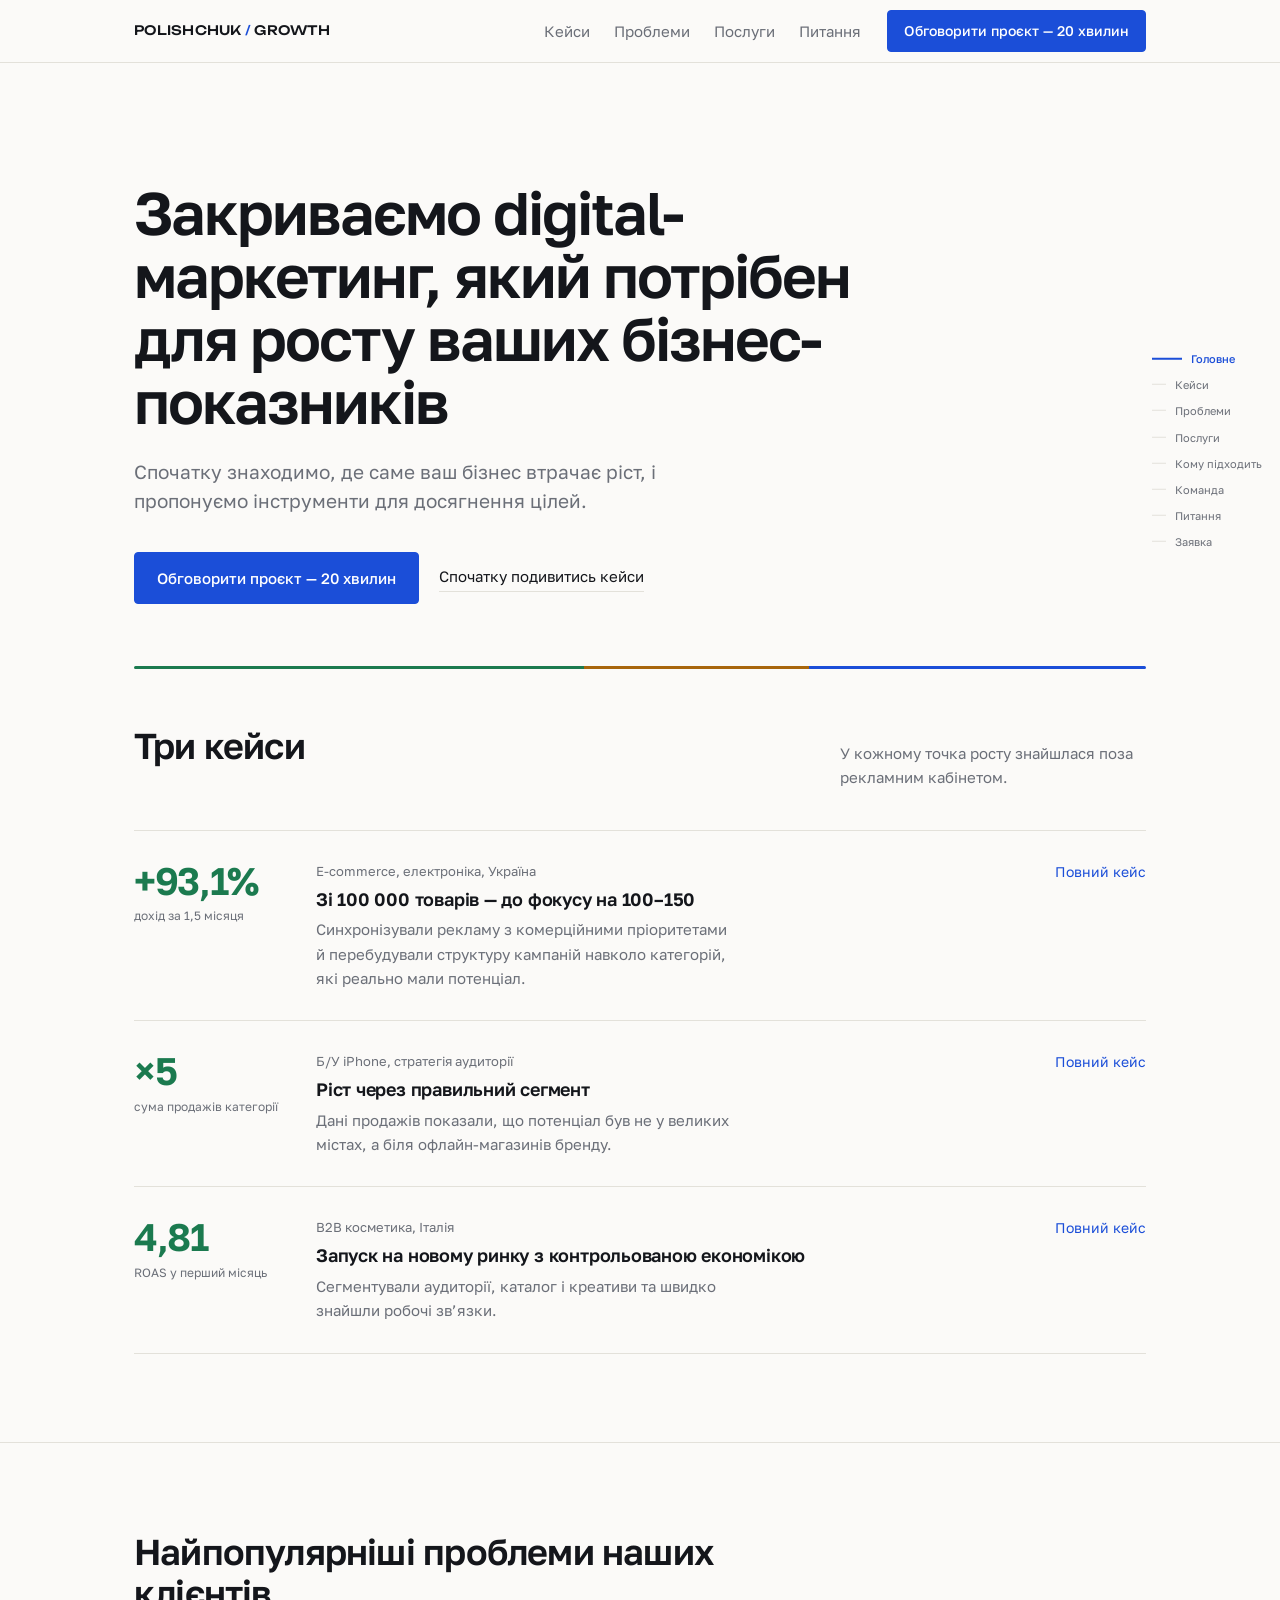
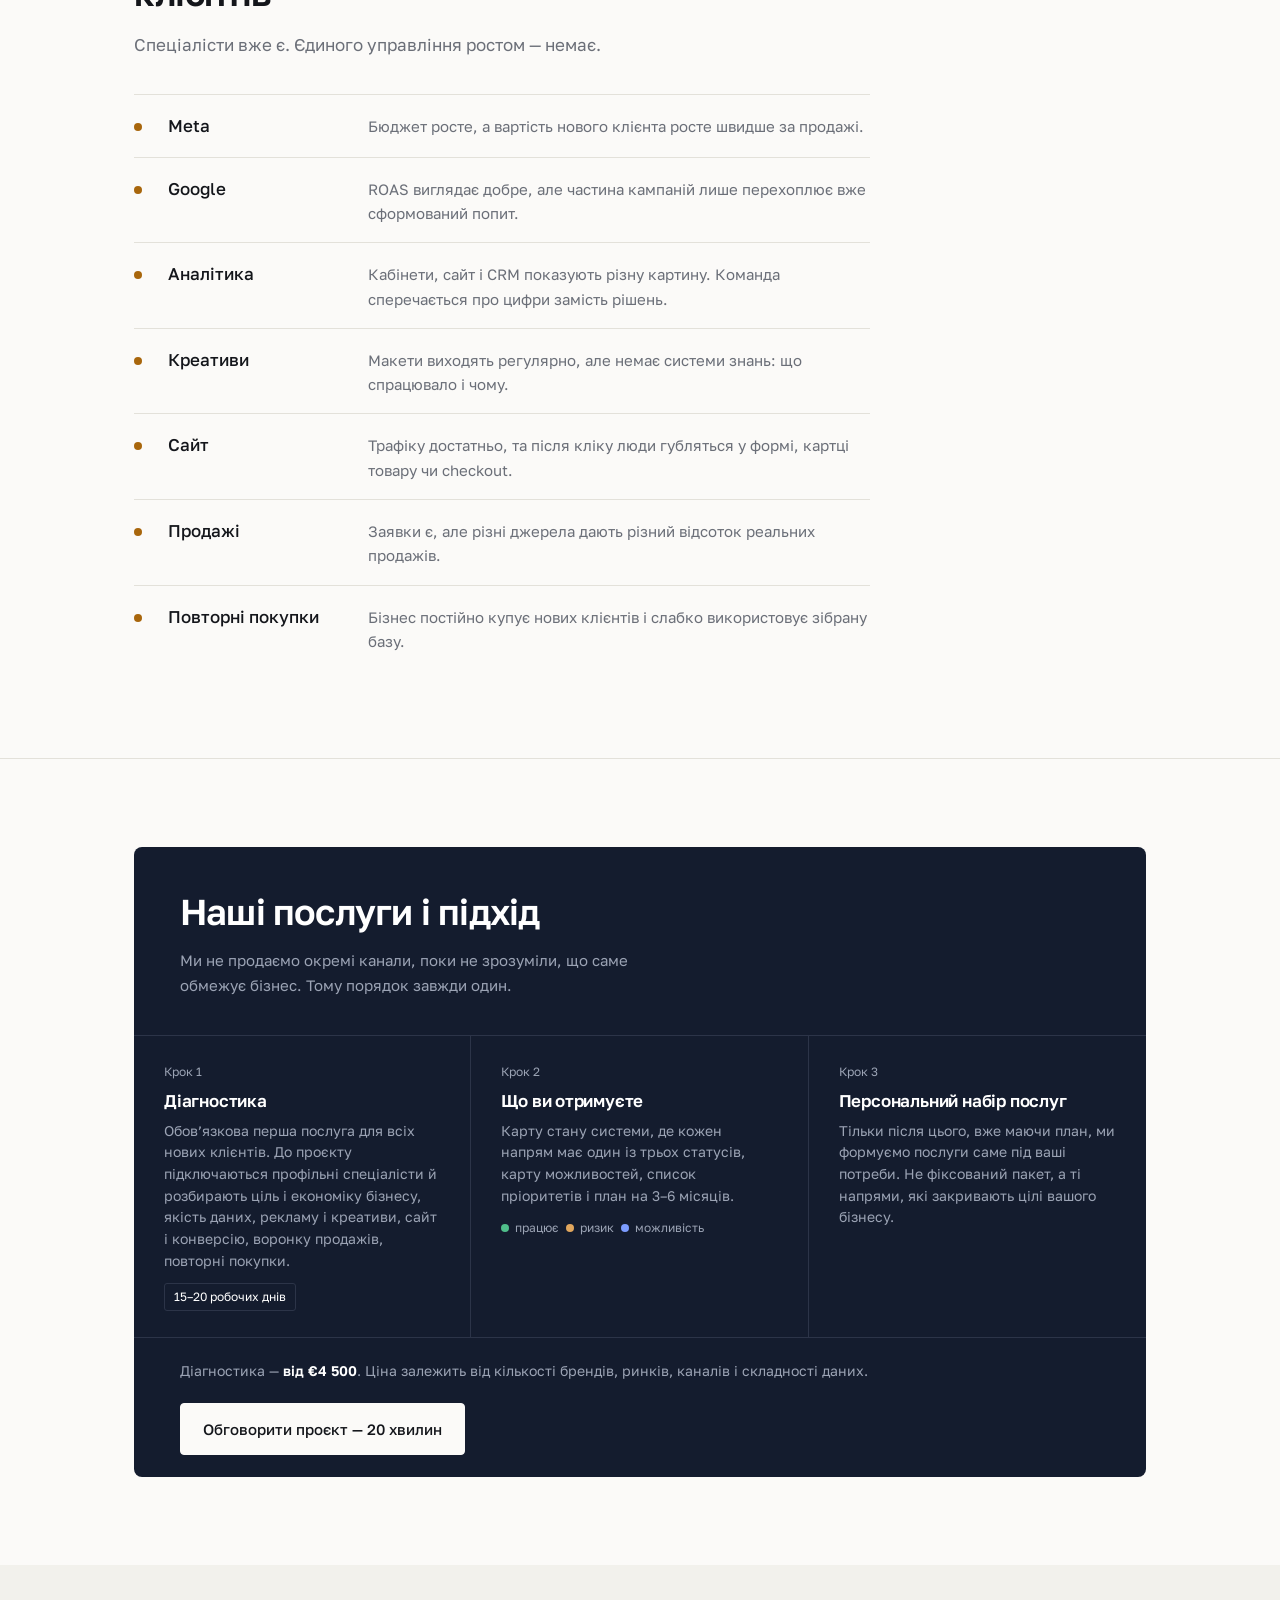
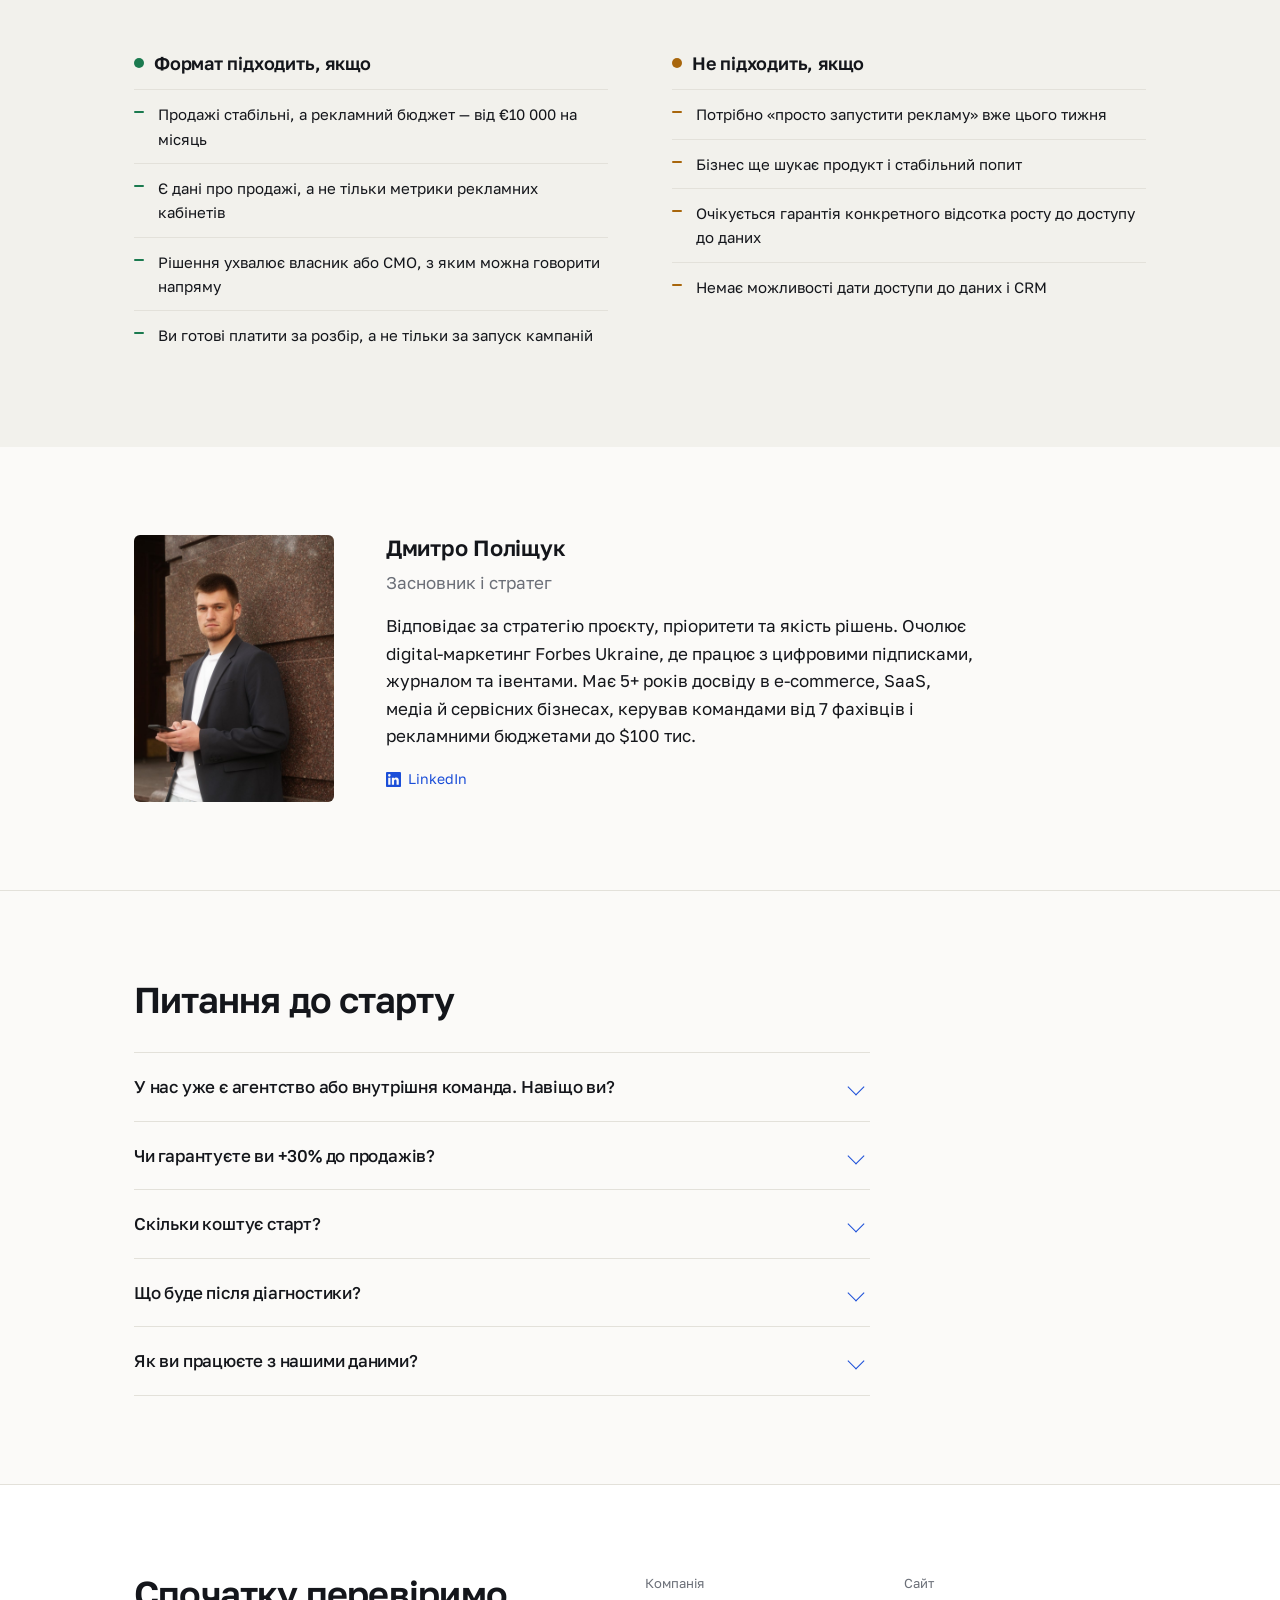
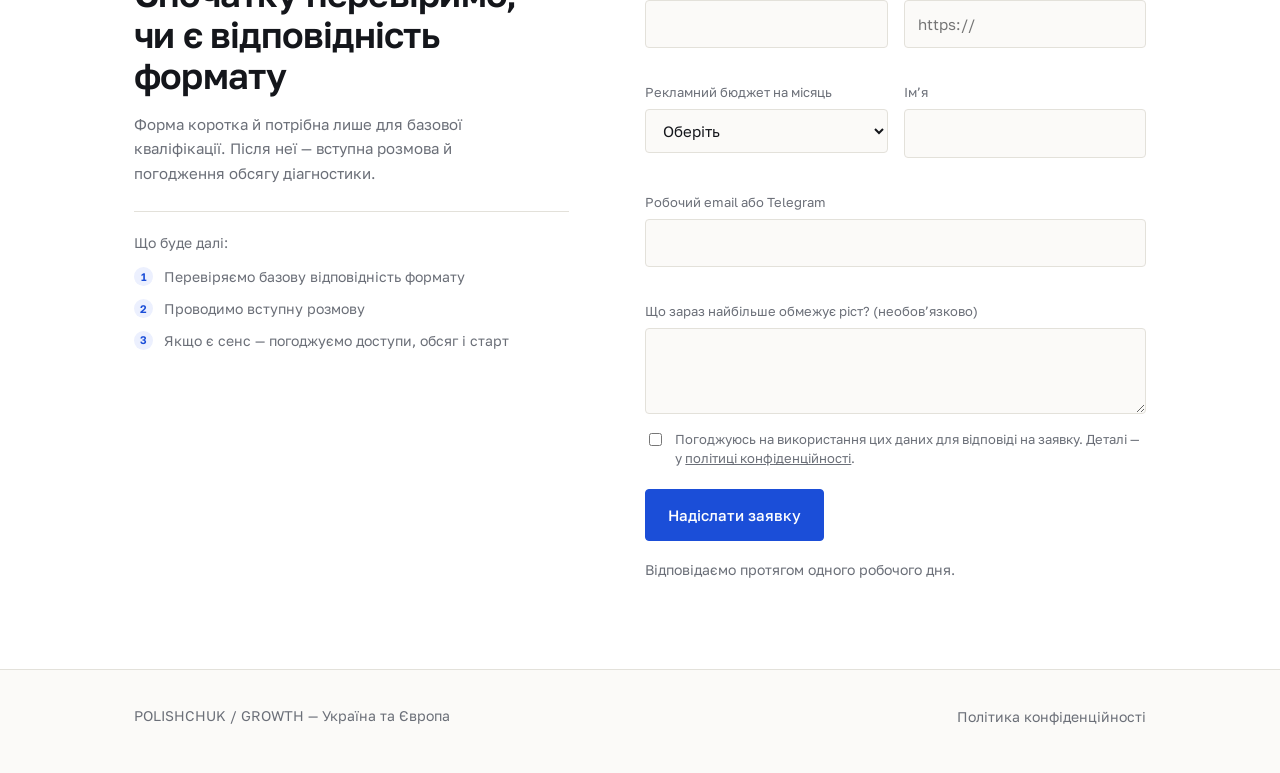
<file: index.html>
<!DOCTYPE html>
<html lang="uk">
<head>
<meta charset="utf-8">
<meta name="viewport" content="width=device-width,initial-scale=1">
<title>POLISHCHUK / GROWTH — digital-маркетинг для росту бізнес-показників</title>
<meta name="description" content="Зовнішня performance-команда для бізнесів зі стабільними продажами. Перша послуга — діагностика системи росту за 15–20 робочих днів.">
<meta name="theme-color" content="#FBFAF8">
<meta name="referrer" content="strict-origin-when-cross-origin">
<meta http-equiv="Permissions-Policy" content="camera=(), microphone=(), geolocation=()">

<link rel="canonical" href="https://dimpolischuk2003-cyber.github.io/growth/">
<meta name="robots" content="index,follow,max-image-preview:large">
<meta property="og:type" content="website">
<meta property="og:locale" content="uk_UA">
<meta property="og:title" content="POLISHCHUK / GROWTH — digital-маркетинг для росту бізнес-показників">
<meta property="og:description" content="Спочатку знаходимо, де саме бізнес втрачає ріст, і показуємо, що з цим робити далі. Перша послуга — діагностика.">
<meta property="og:url" content="https://dimpolischuk2003-cyber.github.io/growth/">
<meta name="twitter:card" content="summary_large_image">
<meta name="twitter:title" content="POLISHCHUK / GROWTH">
<meta name="twitter:description" content="Діагностика → персональний набір послуг → масштабування.">

<script type="application/ld+json">
{
  "@context":"https://schema.org",
  "@graph":[
    {
      "@type":"ProfessionalService",
      "@id":"https://dimpolischuk2003-cyber.github.io/growth/#service",
      "name":"POLISHCHUK / GROWTH",
      "url":"https://dimpolischuk2003-cyber.github.io/growth/",
      "description":"Зовнішня performance-команда для бізнесів зі стабільними продажами. Перша послуга — діагностика системи росту.",
      "areaServed":["Ukraine","Europe"],
      "founder":{"@type":"Person","name":"Дмитро Поліщук","jobTitle":"Founder & Growth Strategist","sameAs":["https://www.linkedin.com/in/polishchuk-dmytro-693a9b262/"]}
    },
    {
      "@type":"WebSite",
      "@id":"https://dimpolischuk2003-cyber.github.io/growth/#website",
      "url":"https://dimpolischuk2003-cyber.github.io/growth/",
      "name":"POLISHCHUK / GROWTH",
      "inLanguage":"uk"
    }
  ]
}
</script>
<script type="application/ld+json">
{"@context":"https://schema.org","@type":"FAQPage","mainEntity":[
{"@type":"Question","name":"У нас уже є агентство або внутрішня команда. Навіщо ви?","acceptedAnswer":{"@type":"Answer","text":"Ми не обов’язково замінюємо чинну команду. Наша роль може бути у пошуку розривів між функціями та об’єднанні потрібних компетенцій навколо одного плану росту."}},
{"@type":"Question","name":"Чи гарантуєте ви +30% до продажів?","acceptedAnswer":{"@type":"Answer","text":"Ні. До доступу до даних і діагностики ми не обіцяємо конкретний результат."}},
{"@type":"Question","name":"Скільки коштує старт?","acceptedAnswer":{"@type":"Answer","text":"Діагностика системи росту — від €4 500. Підсумкова ціна залежить від кількості брендів, ринків, каналів і складності даних."}},
{"@type":"Question","name":"Що буде після діагностики?","acceptedAnswer":{"@type":"Answer","text":"Після кожного етапу є точка рішення. Ми формуємо персональний набір послуг під план і продовжуємо тільки тоді, коли для цього є сенс."}},
{"@type":"Question","name":"Як ви працюєте з нашими даними?","acceptedAnswer":{"@type":"Answer","text":"Доступи — тільки необхідні для задачі. Дані не використовуються як публічний кейс без погодження."}}
]}
</script>

<link rel="preconnect" href="https://fonts.googleapis.com">
<link rel="preconnect" href="https://fonts.gstatic.com" crossorigin>
<link href="https://fonts.googleapis.com/css2?family=Golos+Text:wght@400;500;600;700&family=Unbounded:wght@500&display=swap" rel="stylesheet">

<style>
/* ============================================================
   POLISHCHUK / GROWTH
   Кольорова система — три статуси діагностики:
   green — що працює · amber — де ризик · blue — можливість і дія
   navy  — тло блоку послуг (єдиний темний акцент на сторінці)
   ============================================================ */
:root{
  --paper:#FBFAF8;
  --band:#F2F1EC;
  --surface:#FFFFFF;
  --ink:#14161B;
  --muted:#6B6F78;
  --rule:#E3E1DA;

  --navy:#141C2E;
  --navy-rule:#2C3448;
  --navy-muted:#9BA3B4;

  --blue:#1B4ED8;
  --blue-soft:#ECF0FE;
  --green:#1B7A4F;
  --green-soft:#E8F4ED;
  --amber:#A8660C;
  --amber-soft:#FAF0E0;

  --on-accent:#FFFFFF;
  --measure:38rem;
}
@media (prefers-color-scheme: dark){
  :root:not([data-theme="light"]){
    --paper:#111216;--band:#181A1F;--surface:#1A1C22;--ink:#ECEBE6;--muted:#989CA5;--rule:#2C2E35;
    --navy:#0D131F;--navy-rule:#252D3E;--navy-muted:#8F97A8;
    --blue:#8AA7FF;--blue-soft:#1A2038;--green:#5FC895;--green-soft:#14251D;--amber:#E3A759;--amber-soft:#2A2013;
    --on-accent:#0E1016;
  }
}
:root[data-theme="dark"]{
  --paper:#111216;--band:#181A1F;--surface:#1A1C22;--ink:#ECEBE6;--muted:#989CA5;--rule:#2C2E35;
  --navy:#0D131F;--navy-rule:#252D3E;--navy-muted:#8F97A8;
  --blue:#8AA7FF;--blue-soft:#1A2038;--green:#5FC895;--green-soft:#14251D;--amber:#E3A759;--amber-soft:#2A2013;
  --on-accent:#0E1016;
}

*{box-sizing:border-box}
html{-webkit-text-size-adjust:100%;scroll-behavior:smooth}
@media (prefers-reduced-motion:reduce){html{scroll-behavior:auto}}
body{
  margin:0;background:var(--paper);color:var(--ink);
  font-family:"Golos Text","Helvetica Neue",Arial,sans-serif;
  font-size:17px;line-height:1.62;font-weight:400;-webkit-font-smoothing:antialiased;
}
img{max-width:100%;height:auto}

h1,h2,h3{margin:0;font-weight:600;letter-spacing:-0.022em;line-height:1.14}
h1{font-size:clamp(2.1rem,5vw,3.75rem);line-height:1.05;letter-spacing:-0.033em}
h2{font-size:clamp(1.6rem,3.2vw,2.25rem)}
h3{font-size:1.125rem;letter-spacing:-0.012em}
p{margin:0}
a{color:inherit}

.wrap{width:100%;max-width:1060px;margin:0 auto;padding:0 24px}
.measure{max-width:var(--measure)}
.band{padding:88px 0;border-top:1px solid var(--rule)}
.band-plain{padding:88px 0}
section[id]{scroll-margin-top:80px}
@media (max-width:700px){.band,.band-plain{padding:58px 0}body{font-size:16px}}

.lede{color:var(--muted)}
.small{font-size:.875rem;color:var(--muted);line-height:1.55}

a:focus-visible,button:focus-visible,input:focus-visible,select:focus-visible,textarea:focus-visible,summary:focus-visible{
  outline:2px solid var(--blue);outline-offset:3px;border-radius:3px;
}
.skip{position:absolute;left:-9999px}
.skip:focus{left:12px;top:12px;z-index:99;background:var(--blue);color:var(--on-accent);padding:10px 16px;border-radius:4px}

/* ---------- nav ---------- */
.nav{position:sticky;top:0;z-index:40;background:color-mix(in srgb,var(--paper) 90%,transparent);backdrop-filter:blur(10px);border-bottom:1px solid var(--rule)}
.nav-in{display:flex;align-items:center;gap:26px;height:62px}
.mark{font-family:"Unbounded","Golos Text",sans-serif;font-weight:500;font-size:.8125rem;letter-spacing:.02em;text-decoration:none;margin-right:auto;white-space:nowrap}
.mark i{font-style:normal;color:var(--blue)}
.nav-links{display:flex;gap:24px}
.nav-links a{color:var(--muted);text-decoration:none;font-size:.9375rem}
.nav-links a:hover{color:var(--ink)}
@media (max-width:860px){.nav-links{display:none}}

/* ---------- бічна лінія-провідник ---------- */
.rail{
  position:fixed;right:18px;top:50%;transform:translateY(-50%);
  z-index:30;display:none;flex-direction:column;gap:1px;
}
@media (min-width:1280px){.rail{display:flex}}
.rail a{
  display:flex;align-items:center;gap:9px;padding:6px 0;
  text-decoration:none;font-size:.6875rem;line-height:1.2;color:var(--muted);
  white-space:nowrap;transition:color .2s ease;
}
.rail a:hover{color:var(--ink)}
.rail i{display:block;width:14px;height:1px;background:var(--rule);flex:0 0 auto;transition:width .2s ease,background .2s ease,height .2s ease}
.rail a:hover i{background:var(--muted)}
.rail a[aria-current="true"]{color:var(--blue);font-weight:500}
.rail a[aria-current="true"] i{width:30px;height:2px;background:var(--blue)}
@media (prefers-reduced-motion:reduce){.rail a,.rail i{transition:none}}

/* ---------- buttons ---------- */
.btn{display:inline-flex;align-items:center;justify-content:center;padding:13px 22px;border-radius:4px;
  border:1px solid transparent;font:inherit;font-weight:500;font-size:.9375rem;text-decoration:none;cursor:pointer}
.btn-primary{background:var(--blue);color:var(--on-accent);border-color:var(--blue)}
.btn-primary:hover{filter:brightness(1.08)}
.btn-sm{padding:9px 16px;font-size:.875rem}
.btn-light{background:var(--paper);color:var(--ink);border-color:var(--paper)}
@media (max-width:760px){.nb-long{display:none}}

/* ---------- hero ---------- */
.hero{padding:clamp(66px,10vw,118px) 0 0}
.hero h1{max-width:19ch}
.hero-lede{margin-top:24px;max-width:44ch;font-size:clamp(1.0625rem,1.6vw,1.1875rem);color:var(--muted);line-height:1.55}
.hero-act{margin-top:36px;display:flex;align-items:center;gap:20px;flex-wrap:wrap}
.textlink{color:var(--ink);text-decoration:none;border-bottom:1px solid var(--rule);padding-bottom:2px;font-size:.9375rem}
.textlink:hover{border-color:var(--blue);color:var(--blue)}

.statusbar{margin-top:62px;height:3px;display:flex;border-radius:2px;overflow:hidden}
.statusbar i{display:block;height:100%}
.statusbar i:nth-child(1){flex:4;background:var(--green)}
.statusbar i:nth-child(2){flex:2;background:var(--amber)}
.statusbar i:nth-child(3){flex:3;background:var(--blue)}

/* ---------- section head ---------- */
.sec-head{display:flex;justify-content:space-between;align-items:baseline;gap:24px;flex-wrap:wrap;margin-bottom:40px}
.sec-head p{max-width:34ch;color:var(--muted);font-size:.9375rem}

/* ---------- cases ---------- */
.case{display:grid;grid-template-columns:minmax(0,150px) minmax(0,1fr) auto;gap:32px;align-items:start;
  padding:30px 0;border-top:1px solid var(--rule)}
.case:last-child{border-bottom:1px solid var(--rule)}
.case-num{font-size:clamp(1.75rem,3.2vw,2.4rem);font-weight:600;letter-spacing:-0.035em;line-height:1;color:var(--green)}
.case-num small{display:block;margin-top:9px;font-size:.75rem;font-weight:400;letter-spacing:0;color:var(--muted);line-height:1.4}
.case-tag{font-size:.8125rem;color:var(--muted);margin-bottom:7px}
.case-body p{margin-top:8px;color:var(--muted);font-size:.9375rem;max-width:46ch}
.case .more{white-space:nowrap;font-size:.875rem;text-decoration:none;color:var(--blue);border-bottom:1px solid transparent;padding-bottom:2px}
.case .more:hover{border-color:var(--blue)}
@media (max-width:760px){.case{grid-template-columns:1fr;gap:14px;padding:26px 0}.case .more{justify-self:start}}

/* ---------- проблеми ---------- */
.gap-list{margin:36px 0 0;padding:0;list-style:none;max-width:46rem}
.gap-list li{display:grid;grid-template-columns:14px minmax(0,180px) minmax(0,1fr);gap:20px;align-items:baseline;
  padding:17px 0;border-top:1px solid var(--rule)}
.gap-list li::before{content:"";width:8px;height:8px;border-radius:50%;background:var(--amber);transform:translateY(-1px)}
.gap-list strong{font-weight:500}
.gap-list span{color:var(--muted);font-size:.9375rem}
@media (max-width:640px){
  .gap-list li{grid-template-columns:14px minmax(0,1fr);gap:12px 14px}
  .gap-list span{grid-column:2}
}

/* ---------- послуги і підхід (темний акцент) ---------- */
.svc{background:var(--navy);color:#F2F3F6;border-radius:8px;overflow:hidden}
.svc h2,.svc h3{color:#fff}
.svc-top{padding:clamp(28px,4vw,44px) clamp(28px,4vw,46px) 0}
.svc-top h2{max-width:18ch}
.svc-top p{margin-top:16px;max-width:52ch;color:var(--navy-muted);font-size:.9375rem}

.steps3{display:grid;grid-template-columns:repeat(3,1fr);gap:0;margin-top:clamp(26px,3.6vw,38px);border-top:1px solid var(--navy-rule)}
.steps3 > div{padding:26px clamp(20px,2.6vw,30px);border-right:1px solid var(--navy-rule)}
.steps3 > div:last-child{border-right:0}
.step-n{font-size:.75rem;color:var(--navy-muted);margin-bottom:10px}
.steps3 h3{font-size:1.0625rem;margin-bottom:9px}
.steps3 p{color:var(--navy-muted);font-size:.875rem;line-height:1.55}
.step-when{display:inline-block;margin-top:12px;font-size:.75rem;color:#fff;border:1px solid var(--navy-rule);border-radius:3px;padding:3px 9px}
@media (max-width:820px){
  .steps3{grid-template-columns:1fr}
  .steps3 > div{border-right:0;border-bottom:1px solid var(--navy-rule)}
  .steps3 > div:last-child{border-bottom:0}
}

.chips{display:flex;gap:7px;flex-wrap:wrap;margin-top:12px}
.chips span{display:inline-flex;align-items:center;gap:6px;font-size:.75rem;color:var(--navy-muted)}
.chips span::before{content:"";width:8px;height:8px;border-radius:50%}
.chips .c-ok::before{background:#4FBE8A}
.chips .c-risk::before{background:#E0A65D}
.chips .c-opp::before{background:#7C9CFF}

.svc-foot{padding:22px clamp(28px,4vw,46px);border-top:1px solid var(--navy-rule);
  display:flex;gap:20px;align-items:center;justify-content:space-between;flex-wrap:wrap}
.svc-foot p{font-size:.875rem;color:var(--navy-muted)}
.svc-foot b{color:#fff;font-weight:600}

/* ---------- кому підходить ---------- */
.band-tint{background:var(--band)}
.fit{display:grid;grid-template-columns:1fr 1fr;gap:clamp(28px,5vw,64px)}
.fit h3{display:flex;align-items:center;gap:10px}
.fit h3::before{content:"";width:10px;height:10px;border-radius:50%}
.fit .yes h3::before{background:var(--green)}
.fit .no h3::before{background:var(--amber)}
.fit ul{margin:16px 0 0;padding:0;list-style:none}
.fit li{padding:12px 0 12px 24px;border-top:1px solid var(--rule);font-size:.9375rem;position:relative}
.fit li::before{content:"";position:absolute;left:0;top:21px;width:10px;height:2px;border-radius:1px}
.fit .yes li::before{background:var(--green)}
.fit .no li::before{background:var(--amber)}
@media (max-width:700px){.fit{grid-template-columns:1fr;gap:34px}}

/* ---------- команда ---------- */
.founder{display:grid;grid-template-columns:minmax(0,200px) minmax(0,1fr);gap:clamp(24px,5vw,52px);align-items:start}
.portrait{display:block;width:100%;max-width:200px;aspect-ratio:3/4;object-fit:cover;object-position:50% 20%;
  border-radius:6px;background:var(--band)}
.li{display:inline-flex;align-items:center;gap:7px;margin-top:18px;font-size:.875rem;color:var(--blue);
  text-decoration:none;border-bottom:1px solid transparent;padding-bottom:2px}
.li:hover{border-color:var(--blue)}
.li svg{width:15px;height:15px;flex:0 0 auto}
@media (max-width:700px){
  .founder{grid-template-columns:1fr;gap:22px}
  .portrait{max-width:150px}
}

/* ---------- faq ---------- */
.faq{max-width:46rem}
.faq details{border-top:1px solid var(--rule)}
.faq details:last-of-type{border-bottom:1px solid var(--rule)}
.faq summary{list-style:none;cursor:pointer;padding:20px 40px 20px 0;position:relative;font-weight:500;font-size:1.0625rem;letter-spacing:-0.012em}
.faq summary::-webkit-details-marker{display:none}
.faq summary::after{content:"";position:absolute;right:8px;top:28px;width:11px;height:11px;
  border-right:1.5px solid var(--blue);border-bottom:1.5px solid var(--blue);transform:rotate(45deg);transition:transform .18s ease}
.faq details[open] summary::after{transform:rotate(225deg);top:32px}
.faq details[open] summary{color:var(--blue)}
.faq .ans{padding:0 8% 22px 0;color:var(--muted);font-size:.9375rem}

/* ---------- форма ---------- */
.form-sec{background:var(--surface);border-top:1px solid var(--rule)}
.form-grid{display:grid;grid-template-columns:minmax(0,1fr) minmax(0,1.15fr);gap:clamp(32px,6vw,76px);align-items:start}
@media (max-width:860px){.form-grid{grid-template-columns:1fr;gap:38px}}
.form-copy h2{max-width:17ch}
.form-copy > p{margin-top:16px;color:var(--muted);font-size:.9375rem;max-width:40ch}
.steps{margin-top:26px;padding:20px 0 0;border-top:1px solid var(--rule);font-size:.875rem;color:var(--muted)}
.steps ol{margin:12px 0 0;padding:0;list-style:none;counter-reset:s}
.steps li{counter-increment:s;position:relative;padding-left:30px;margin-bottom:9px}
.steps li::before{content:counter(s);position:absolute;left:0;top:1px;width:19px;height:19px;border-radius:50%;
  background:var(--blue-soft);color:var(--blue);font-size:.6875rem;font-weight:600;display:flex;align-items:center;justify-content:center}

.fields{display:grid;grid-template-columns:1fr 1fr;gap:16px}
.f{display:flex;flex-direction:column;gap:6px}
.f.full{grid-column:1/-1}
.f label{font-size:.8125rem;color:var(--muted)}
.f input,.f select,.f textarea{font:inherit;font-size:.9375rem;color:var(--ink);background:var(--paper);
  border:1px solid var(--rule);border-radius:4px;padding:11px 13px;width:100%}
.f input:focus,.f select:focus,.f textarea:focus{border-color:var(--blue)}
.f textarea{min-height:86px;resize:vertical}
.f .err{font-size:.75rem;color:var(--amber);min-height:1em}
.f [aria-invalid="true"]{border-color:var(--amber)}
@media (max-width:560px){.fields{grid-template-columns:1fr}}
.consent{grid-column:1/-1;display:flex;gap:10px;align-items:flex-start;font-size:.8125rem;color:var(--muted);line-height:1.5}
.consent input{margin-top:3px;flex:0 0 auto;accent-color:var(--blue)}
.hp{position:absolute;left:-9999px;width:1px;height:1px;opacity:0}
.submit-row{grid-column:1/-1;display:flex;align-items:center;gap:18px;flex-wrap:wrap;margin-top:4px}
.done{border:1px solid var(--green);border-left-width:3px;border-radius:6px;padding:26px;background:var(--green-soft)}
.done b{display:block;font-weight:600;font-size:1.125rem;margin-bottom:8px;letter-spacing:-0.015em}
.done p{color:var(--muted);font-size:.9375rem}

/* ---------- footer ---------- */
.foot{border-top:1px solid var(--rule);padding:32px 0 44px}
.foot-in{display:flex;justify-content:space-between;gap:20px;flex-wrap:wrap;align-items:center}
.foot a{color:var(--muted);text-decoration:none;font-size:.875rem}
.foot a:hover{color:var(--ink)}

@media (prefers-reduced-motion:reduce){*{transition:none!important;animation:none!important}}
</style>
</head>
<body>

<a class="skip" href="#main">Перейти до основного вмісту</a>

<header class="nav">
  <div class="wrap nav-in">
    <a class="mark" href="#top">POLISHCHUK <i>/</i> GROWTH</a>
    <nav class="nav-links" aria-label="Основна навігація">
      <a href="#cases">Кейси</a>
      <a href="#problem">Проблеми</a>
      <a href="#diagnostic">Послуги</a>
      <a href="#faq">Питання</a>
    </nav>
    <a class="btn btn-primary btn-sm" href="#contact">Обговорити проєкт<span class="nb-long">&nbsp;— 20 хвилин</span></a>
  </div>
</header>

<!-- бічна лінія-провідник по блоках сторінки -->
<nav class="rail" id="rail" aria-label="Розділи сторінки">
  <a href="#top"><i></i>Головне</a>
  <a href="#cases"><i></i>Кейси</a>
  <a href="#problem"><i></i>Проблеми</a>
  <a href="#diagnostic"><i></i>Послуги</a>
  <a href="#fit"><i></i>Кому підходить</a>
  <a href="#team"><i></i>Команда</a>
  <a href="#faq"><i></i>Питання</a>
  <a href="#contact"><i></i>Заявка</a>
</nav>

<main id="main">

  <section class="hero" id="top">
    <div class="wrap">
      <h1>Закриваємо digital-маркетинг, який потрібен для росту ваших бізнес-показників</h1>
      <p class="hero-lede">Спочатку знаходимо, де саме ваш бізнес втрачає ріст, і пропонуємо інструменти для досягнення цілей.</p>
      <div class="hero-act">
        <a class="btn btn-primary" href="#contact">Обговорити проєкт — 20 хвилин</a>
        <a class="textlink" href="#cases">Спочатку подивитись кейси</a>
      </div>
      <div class="statusbar" aria-hidden="true"><i></i><i></i><i></i></div>
    </div>
  </section>

  <section class="band-plain" id="cases" style="padding-top:56px">
    <div class="wrap">
      <div class="sec-head">
        <h2>Три кейси</h2>
        <p>У кожному точка росту знайшлася поза рекламним кабінетом.</p>
      </div>

      <article class="case">
        <div class="case-num">+93,1%<small>дохід за 1,5 місяця</small></div>
        <div class="case-body">
          <div class="case-tag">E-commerce, електроніка, Україна</div>
          <h3>Зі 100 000 товарів — до фокусу на 100–150</h3>
          <p>Синхронізували рекламу з комерційними пріоритетами й перебудували структуру кампаній навколо категорій, які реально мали потенціал.</p>
        </div>
        <a class="more" href="cases/zhuk.html">Повний кейс</a>
      </article>

      <article class="case">
        <div class="case-num">×5<small>сума продажів категорії</small></div>
        <div class="case-body">
          <div class="case-tag">Б/У iPhone, стратегія аудиторії</div>
          <h3>Ріст через правильний сегмент</h3>
          <p>Дані продажів показали, що потенціал був не у великих містах, а біля офлайн-магазинів бренду.</p>
        </div>
        <a class="more" href="cases/iphone.html">Повний кейс</a>
      </article>

      <article class="case">
        <div class="case-num">4,81<small>ROAS у перший місяць</small></div>
        <div class="case-body">
          <div class="case-tag">B2B косметика, Італія</div>
          <h3>Запуск на новому ринку з контрольованою економікою</h3>
          <p>Сегментували аудиторії, каталог і креативи та швидко знайшли робочі зв’язки.</p>
        </div>
        <a class="more" href="cases/italy.html">Повний кейс</a>
      </article>
    </div>
  </section>

  <section class="band" id="problem">
    <div class="wrap">
      <div class="measure">
        <h2>Найпопулярніші проблеми наших клієнтів</h2>
        <p class="lede" style="margin-top:18px;font-size:1.0625rem">Спеціалісти вже є. Єдиного управління ростом — немає.</p>
      </div>
      <ul class="gap-list">
        <li><strong>Meta</strong><span>Бюджет росте, а вартість нового клієнта росте швидше за продажі.</span></li>
        <li><strong>Google</strong><span>ROAS виглядає добре, але частина кампаній лише перехоплює вже сформований попит.</span></li>
        <li><strong>Аналітика</strong><span>Кабінети, сайт і CRM показують різну картину. Команда сперечається про цифри замість рішень.</span></li>
        <li><strong>Креативи</strong><span>Макети виходять регулярно, але немає системи знань: що спрацювало і чому.</span></li>
        <li><strong>Сайт</strong><span>Трафіку достатньо, та після кліку люди губляться у формі, картці товару чи checkout.</span></li>
        <li><strong>Продажі</strong><span>Заявки є, але різні джерела дають різний відсоток реальних продажів.</span></li>
        <li><strong>Повторні покупки</strong><span>Бізнес постійно купує нових клієнтів і слабко використовує зібрану базу.</span></li>
      </ul>
    </div>
  </section>

  <section class="band" id="diagnostic">
    <div class="wrap">
      <div class="svc">

        <div class="svc-top">
          <h2>Наші послуги і підхід</h2>
          <p>Ми не продаємо окремі канали, поки не зрозуміли, що саме обмежує бізнес. Тому порядок завжди один.</p>
        </div>

        <div class="steps3">
          <div>
            <div class="step-n">Крок 1</div>
            <h3>Діагностика</h3>
            <p>Обов’язкова перша послуга для всіх нових клієнтів. До проєкту підключаються профільні спеціалісти й розбирають ціль і економіку бізнесу, якість даних, рекламу і креативи, сайт і конверсію, воронку продажів, повторні покупки.</p>
            <span class="step-when">15–20 робочих днів</span>
          </div>
          <div>
            <div class="step-n">Крок 2</div>
            <h3>Що ви отримуєте</h3>
            <p>Карту стану системи, де кожен напрям має один із трьох статусів, карту можливостей, список пріоритетів і план на 3–6 місяців.</p>
            <div class="chips">
              <span class="c-ok">працює</span>
              <span class="c-risk">ризик</span>
              <span class="c-opp">можливість</span>
            </div>
          </div>
          <div>
            <div class="step-n">Крок 3</div>
            <h3>Персональний набір послуг</h3>
            <p>Тільки після цього, вже маючи план, ми формуємо послуги саме під ваші потреби. Не фіксований пакет, а ті напрями, які закривають цілі вашого бізнесу.</p>
          </div>
        </div>

        <div class="svc-foot">
          <p>Діагностика — <b>від €4 500</b>. Ціна залежить від кількості брендів, ринків, каналів і складності даних.</p>
          <a class="btn btn-light" href="#contact">Обговорити проєкт — 20 хвилин</a>
        </div>

      </div>
    </div>
  </section>

  <section class="band-plain band-tint" id="fit">
    <div class="wrap">
      <div class="fit">
        <div class="yes">
          <h3>Формат підходить, якщо</h3>
          <ul>
            <li>Продажі стабільні, а рекламний бюджет — від €10 000 на місяць</li>
            <li>Є дані про продажі, а не тільки метрики рекламних кабінетів</li>
            <li>Рішення ухвалює власник або CMO, з яким можна говорити напряму</li>
            <li>Ви готові платити за розбір, а не тільки за запуск кампаній</li>
          </ul>
        </div>
        <div class="no">
          <h3>Не підходить, якщо</h3>
          <ul>
            <li>Потрібно «просто запустити рекламу» вже цього тижня</li>
            <li>Бізнес ще шукає продукт і стабільний попит</li>
            <li>Очікується гарантія конкретного відсотка росту до доступу до даних</li>
            <li>Немає можливості дати доступи до даних і CRM</li>
          </ul>
        </div>
      </div>
    </div>
  </section>

  <section class="band-plain" id="team">
    <div class="wrap">
      <div class="founder">
        <div>
          <img class="portrait" src="assets/img/dmytro.jpg" width="900" height="1200"
               alt="Дмитро Поліщук, засновник POLISHCHUK / GROWTH" loading="lazy" decoding="async">
        </div>
        <div>
          <h3 style="font-size:1.375rem">Дмитро Поліщук</h3>
          <p class="lede" style="margin-top:8px">Засновник і стратег</p>
          <p style="margin-top:16px;max-width:54ch">Відповідає за стратегію проєкту, пріоритети та якість рішень. Очолює digital-маркетинг Forbes Ukraine, де працює з цифровими підписками, журналом та івентами. Має 5+ років досвіду в e-commerce, SaaS, медіа й сервісних бізнесах, керував командами від 7 фахівців і рекламними бюджетами до $100 тис.</p>
          <a class="li" href="https://www.linkedin.com/in/polishchuk-dmytro-693a9b262/" target="_blank" rel="noopener noreferrer">
            <svg viewBox="0 0 24 24" fill="currentColor" aria-hidden="true"><path d="M20.45 20.45h-3.56v-5.57c0-1.33-.03-3.04-1.85-3.04-1.86 0-2.14 1.45-2.14 2.94v5.67H9.35V9h3.41v1.56h.05a3.74 3.74 0 0 1 3.37-1.85c3.6 0 4.27 2.37 4.27 5.46v6.28zM5.34 7.43a2.07 2.07 0 1 1 0-4.14 2.07 2.07 0 0 1 0 4.14zM7.12 20.45H3.55V9h3.57v11.45zM22.22 0H1.77C.79 0 0 .77 0 1.72v20.56C0 23.23.79 24 1.77 24h20.45c.98 0 1.78-.77 1.78-1.72V1.72C24 .77 23.2 0 22.22 0z"/></svg>
            LinkedIn
          </a>
        </div>
      </div>
    </div>
  </section>

  <section class="band" id="faq">
    <div class="wrap">
      <h2 style="margin-bottom:32px">Питання до старту</h2>
      <div class="faq">
        <details>
          <summary>У нас уже є агентство або внутрішня команда. Навіщо ви?</summary>
          <div class="ans">Ми не обов’язково замінюємо чинну команду. Наша роль може бути у пошуку розривів між функціями та об’єднанні потрібних компетенцій навколо одного плану росту.</div>
        </details>
        <details>
          <summary>Чи гарантуєте ви +30% до продажів?</summary>
          <div class="ans">Ні. До доступу до даних і діагностики ми не обіцяємо конкретний результат. Результат діагностики — аргументований план рішень на основі ваших даних, а не прогноз.</div>
        </details>
        <details>
          <summary>Скільки коштує старт?</summary>
          <div class="ans">Діагностика системи росту — від €4 500. Підсумкова ціна залежить від кількості брендів, ринків, каналів і складності даних.</div>
        </details>
        <details>
          <summary>Що буде після діагностики?</summary>
          <div class="ans">Ми формуємо персональний набір послуг під отриманий план. Після кожного етапу є точка рішення: продовжуємо тільки тоді, коли для цього є сенс, дані й конкретний наступний крок.</div>
        </details>
        <details>
          <summary>Як ви працюєте з нашими даними?</summary>
          <div class="ans">Доступи — тільки необхідні для задачі. Дані не використовуються як публічний кейс без вашого погодження, скриншоти — лише з дозволом або анонімізовано.</div>
        </details>
      </div>
    </div>
  </section>

  <section class="form-sec band-plain" id="contact">
    <div class="wrap">
      <div class="form-grid">

        <div class="form-copy">
          <h2>Спочатку перевіримо, чи є відповідність формату</h2>
          <p>Форма коротка й потрібна лише для базової кваліфікації. Після неї — вступна розмова й погодження обсягу діагностики.</p>
          <div class="steps">
            Що буде далі:
            <ol>
              <li>Перевіряємо базову відповідність формату</li>
              <li>Проводимо вступну розмову</li>
              <li>Якщо є сенс — погоджуємо доступи, обсяг і старт</li>
            </ol>
          </div>
        </div>

        <div>
          <form id="leadForm" novalidate>
            <div class="fields">
              <div class="f">
                <label for="company">Компанія</label>
                <input id="company" name="company" autocomplete="organization" required>
                <span class="err" id="err-company" aria-live="polite"></span>
              </div>
              <div class="f">
                <label for="site">Сайт</label>
                <input id="site" name="website" type="url" inputmode="url" placeholder="https://" autocomplete="url" required>
                <span class="err" id="err-site" aria-live="polite"></span>
              </div>
              <div class="f">
                <label for="budget">Рекламний бюджет на місяць</label>
                <select id="budget" name="budget" required>
                  <option value="">Оберіть</option>
                  <option value="lt10">до €10 000</option>
                  <option value="10-20">€10–20 000</option>
                  <option value="20-50">€20–50 000</option>
                  <option value="50plus">€50 000+</option>
                </select>
                <span class="err" id="err-budget" aria-live="polite"></span>
              </div>
              <div class="f">
                <label for="name">Ім’я</label>
                <input id="name" name="name" autocomplete="name" required>
                <span class="err" id="err-name" aria-live="polite"></span>
              </div>
              <div class="f full">
                <label for="contact-field">Робочий email або Telegram</label>
                <input id="contact-field" name="contact" autocomplete="email" required>
                <span class="err" id="err-contact" aria-live="polite"></span>
              </div>
              <div class="f full">
                <label for="problem-field">Що зараз найбільше обмежує ріст? (необов’язково)</label>
                <textarea id="problem-field" name="problem"></textarea>
              </div>

              <label class="consent">
                <input type="checkbox" name="consent" id="consent" required>
                <span>Погоджуюсь на використання цих даних для відповіді на заявку. Деталі — у <a href="privacy.html">політиці конфіденційності</a>.</span>
              </label>

              <input class="hp" type="text" name="website_confirm" tabindex="-1" autocomplete="off" aria-hidden="true">
              <input type="hidden" name="utm_source"><input type="hidden" name="utm_medium">
              <input type="hidden" name="utm_campaign"><input type="hidden" name="utm_content">
              <input type="hidden" name="utm_term"><input type="hidden" name="referrer" id="hidRef">
              <input type="hidden" name="landing" id="hidLanding"><input type="hidden" name="submission_id" id="hidSid">

              <div class="submit-row">
                <button class="btn btn-primary" type="submit" id="submitBtn">Надіслати заявку</button>
                <span class="small">Відповідаємо протягом одного робочого дня.</span>
              </div>
            </div>
          </form>

          <div class="done" id="done" hidden>
            <b>Заявку надіслано</b>
            <p>Подивимось дані по компанії й повернемось протягом одного робочого дня. Якщо формат не підійде — напишемо про це прямо й пояснимо чому.</p>
          </div>
        </div>

      </div>
    </div>
  </section>

</main>

<footer class="foot">
  <div class="wrap foot-in">
    <span class="small">POLISHCHUK / GROWTH — Україна та Європа</span>
    <span><a href="privacy.html">Політика конфіденційності</a></span>
  </div>
</footer>

<script>
/* ============================================================
   НАЛАШТУВАННЯ: адреса обробника заявок.
   Порожній рядок = форма лише показує екран успіху (без відправки).
   ============================================================ */
var LEAD_ENDPOINT = '';

/* ---------- бічна лінія: підсвічує поточний блок ---------- */
(function(){
  var rail = document.getElementById('rail');
  if(!rail) return;
  var links = Array.prototype.slice.call(rail.querySelectorAll('a'));
  var targets = links.map(function(a){
    return document.querySelector(a.getAttribute('href'));
  });
  var ticking = false;

  function update(){
    ticking = false;
    var line = window.scrollY + 140;          // лінія зчитування трохи нижче шапки
    var active = 0;
    for(var i = 0; i < targets.length; i++){
      if(targets[i] && targets[i].offsetTop <= line) active = i;
    }
    /* якщо доскролили до кінця — підсвічуємо останній пункт */
    if(window.innerHeight + window.scrollY >= document.body.scrollHeight - 4){
      active = targets.length - 1;
    }
    links.forEach(function(a, i){
      if(i === active) a.setAttribute('aria-current','true');
      else a.removeAttribute('aria-current');
    });
  }

  function onScroll(){
    if(!ticking){ ticking = true; window.requestAnimationFrame(update); }
  }

  window.addEventListener('scroll', onScroll, {passive:true});
  window.addEventListener('resize', onScroll, {passive:true});
  update();
})();

/* ---------- форма ---------- */
(function(){
  var form = document.getElementById('leadForm');
  var done = document.getElementById('done');
  var btn  = document.getElementById('submitBtn');
  if(!form) return;

  try{
    var q = new URLSearchParams(location.search);
    ['utm_source','utm_medium','utm_campaign','utm_content','utm_term'].forEach(function(k){
      var el = form.querySelector('[name="'+k+'"]');
      if(el) el.value = q.get(k) || '';
    });
    document.getElementById('hidRef').value = document.referrer || '';
    document.getElementById('hidLanding').value = location.href;
    document.getElementById('hidSid').value =
      Date.now().toString(36) + Math.random().toString(36).slice(2,8);
  }catch(e){}

  var rules = [
    {id:'company',      err:'err-company', msg:'Вкажіть назву компанії'},
    {id:'site',         err:'err-site',    msg:'Вкажіть адресу сайту'},
    {id:'budget',       err:'err-budget',  msg:'Оберіть діапазон бюджету'},
    {id:'name',         err:'err-name',    msg:'Вкажіть ім’я'},
    {id:'contact-field',err:'err-contact', msg:'Вкажіть email або Telegram'}
  ];

  function clear(el, errEl){
    el.removeAttribute('aria-invalid');
    if(errEl) errEl.textContent = '';
  }

  rules.forEach(function(r){
    var el = document.getElementById(r.id), errEl = document.getElementById(r.err);
    if(!el) return;
    el.addEventListener('input',  function(){ clear(el, errEl); });
    el.addEventListener('change', function(){ clear(el, errEl); });
  });

  function showDone(){
    form.hidden = true;
    done.hidden = false;
    done.setAttribute('tabindex','-1');
    done.focus();
  }

  form.addEventListener('submit', function(e){
    e.preventDefault();

    var hp = form.querySelector('[name="website_confirm"]');
    if(hp && hp.value){ showDone(); return; }

    var firstBad = null;
    rules.forEach(function(r){
      var el = document.getElementById(r.id), errEl = document.getElementById(r.err);
      if(!el) return;
      if(!el.value.trim()){
        el.setAttribute('aria-invalid','true');
        if(errEl) errEl.textContent = r.msg;
        if(!firstBad) firstBad = el;
      } else { clear(el, errEl); }
    });

    var consent = document.getElementById('consent');
    if(consent && !consent.checked && !firstBad) firstBad = consent;

    if(firstBad){ firstBad.focus(); return; }

    if(!LEAD_ENDPOINT){ showDone(); return; }

    btn.disabled = true;
    btn.textContent = 'Надсилаємо…';

    fetch(LEAD_ENDPOINT, { method:'POST', body:new FormData(form) })
      .then(function(r){
        if(!r.ok) throw new Error('bad status');
        showDone();
      })
      .catch(function(){
        btn.disabled = false;
        btn.textContent = 'Надіслати заявку';
        var errEl = document.getElementById('err-contact');
        if(errEl) errEl.textContent = 'Не вдалося надіслати. Спробуйте ще раз або напишіть у Telegram.';
      });
  });
})();
</script>

</body>
</html>
</file>
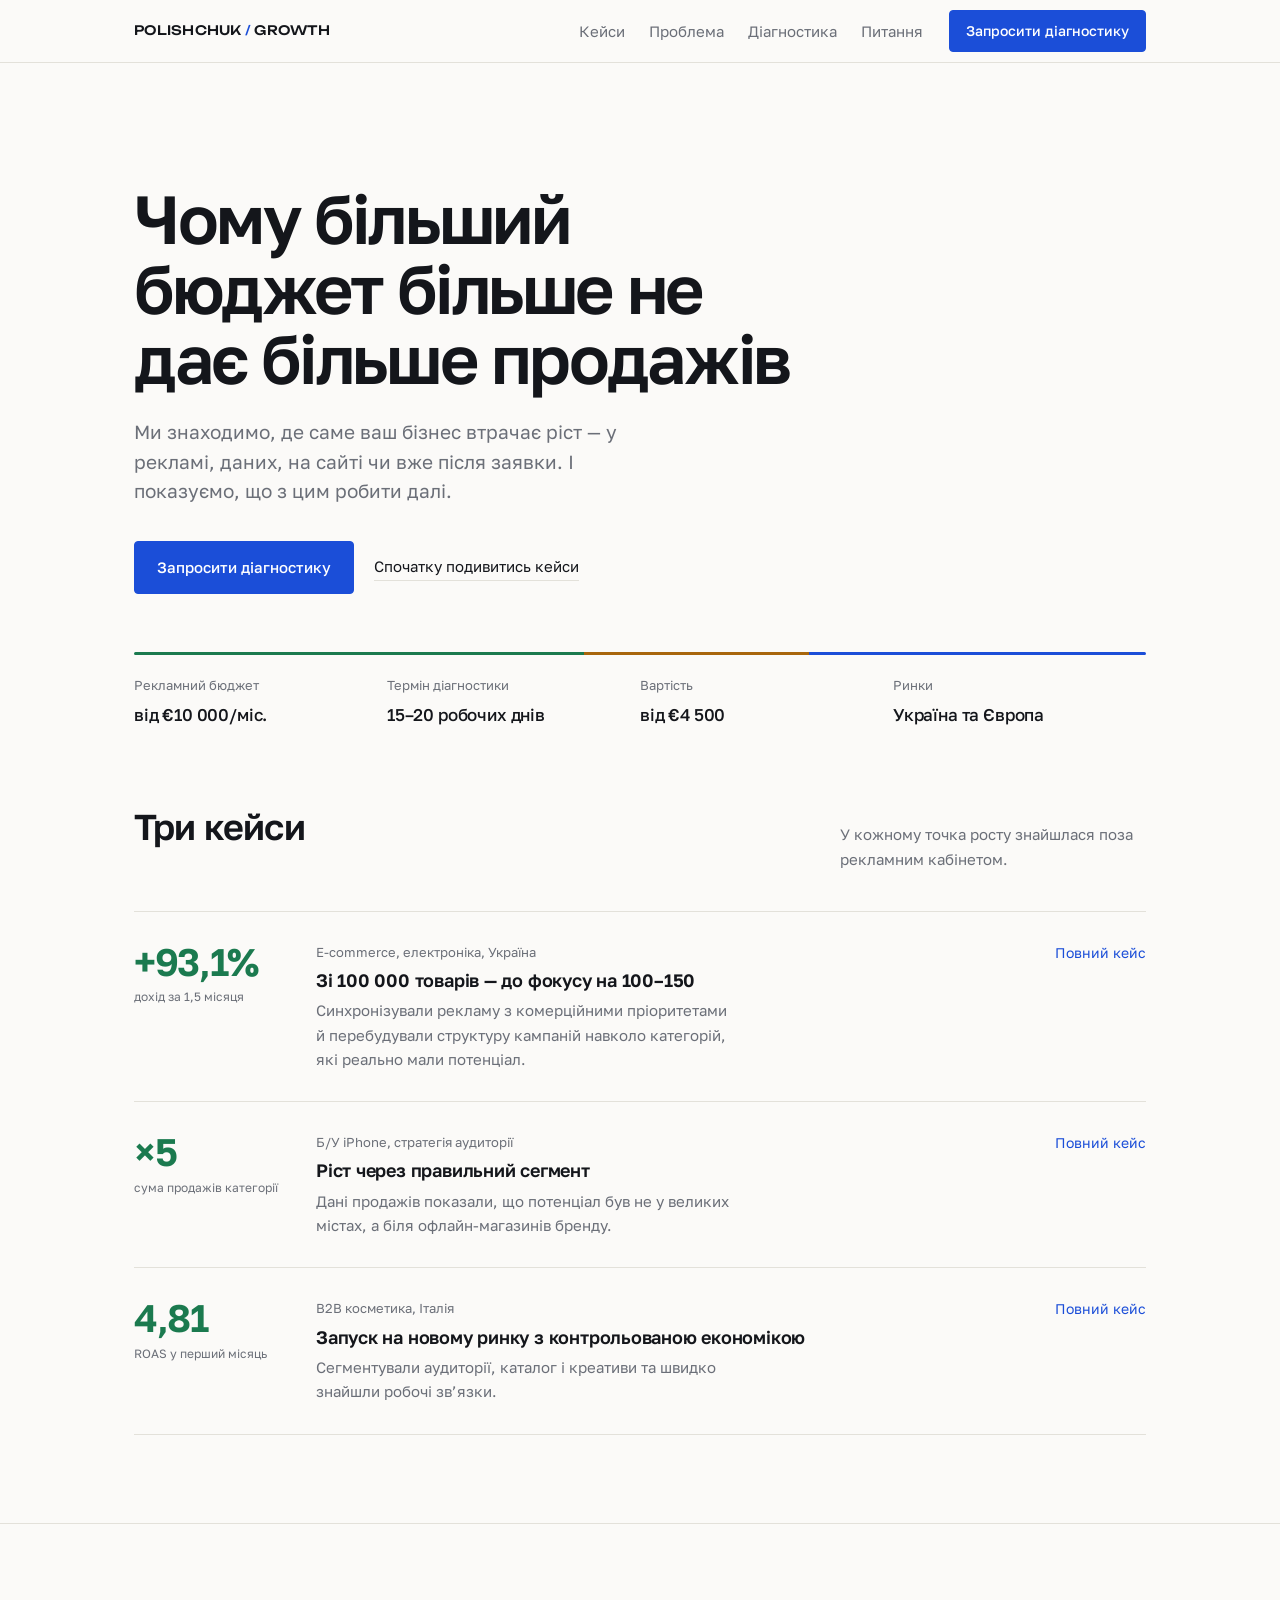
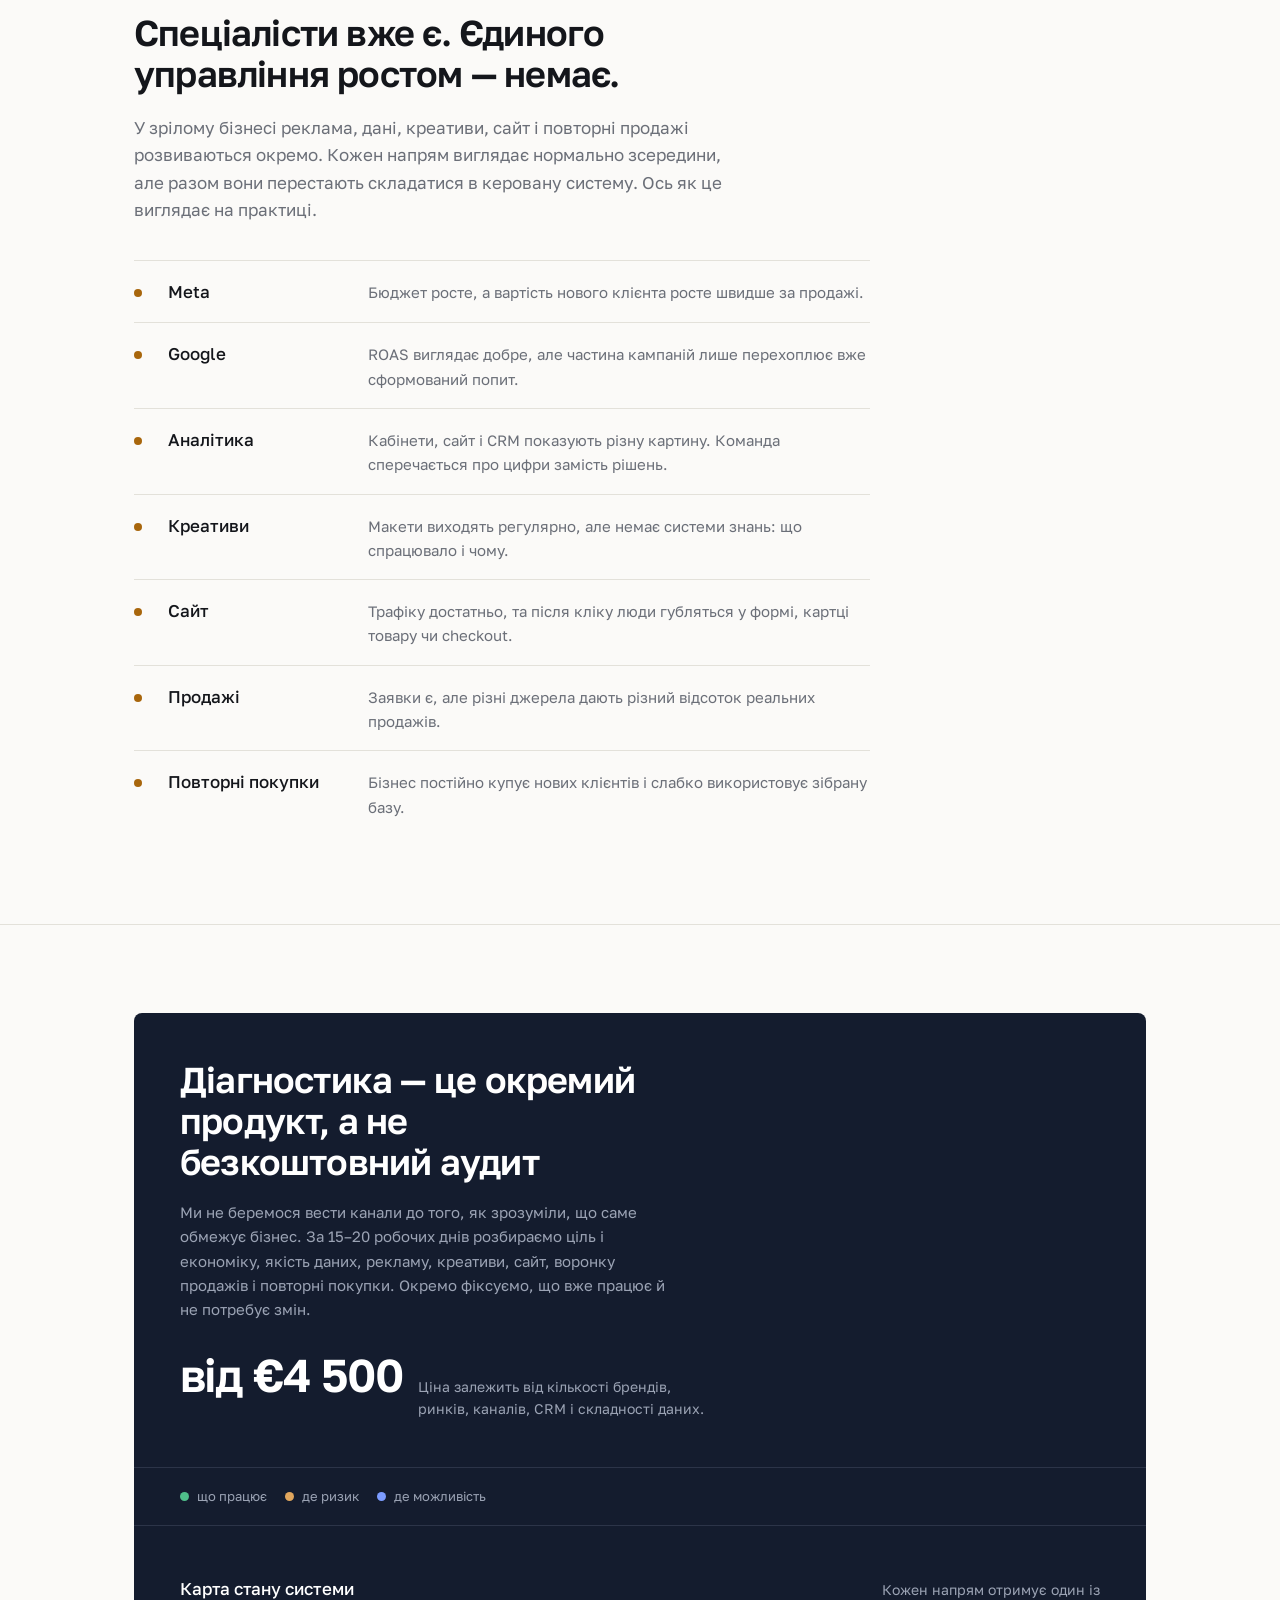
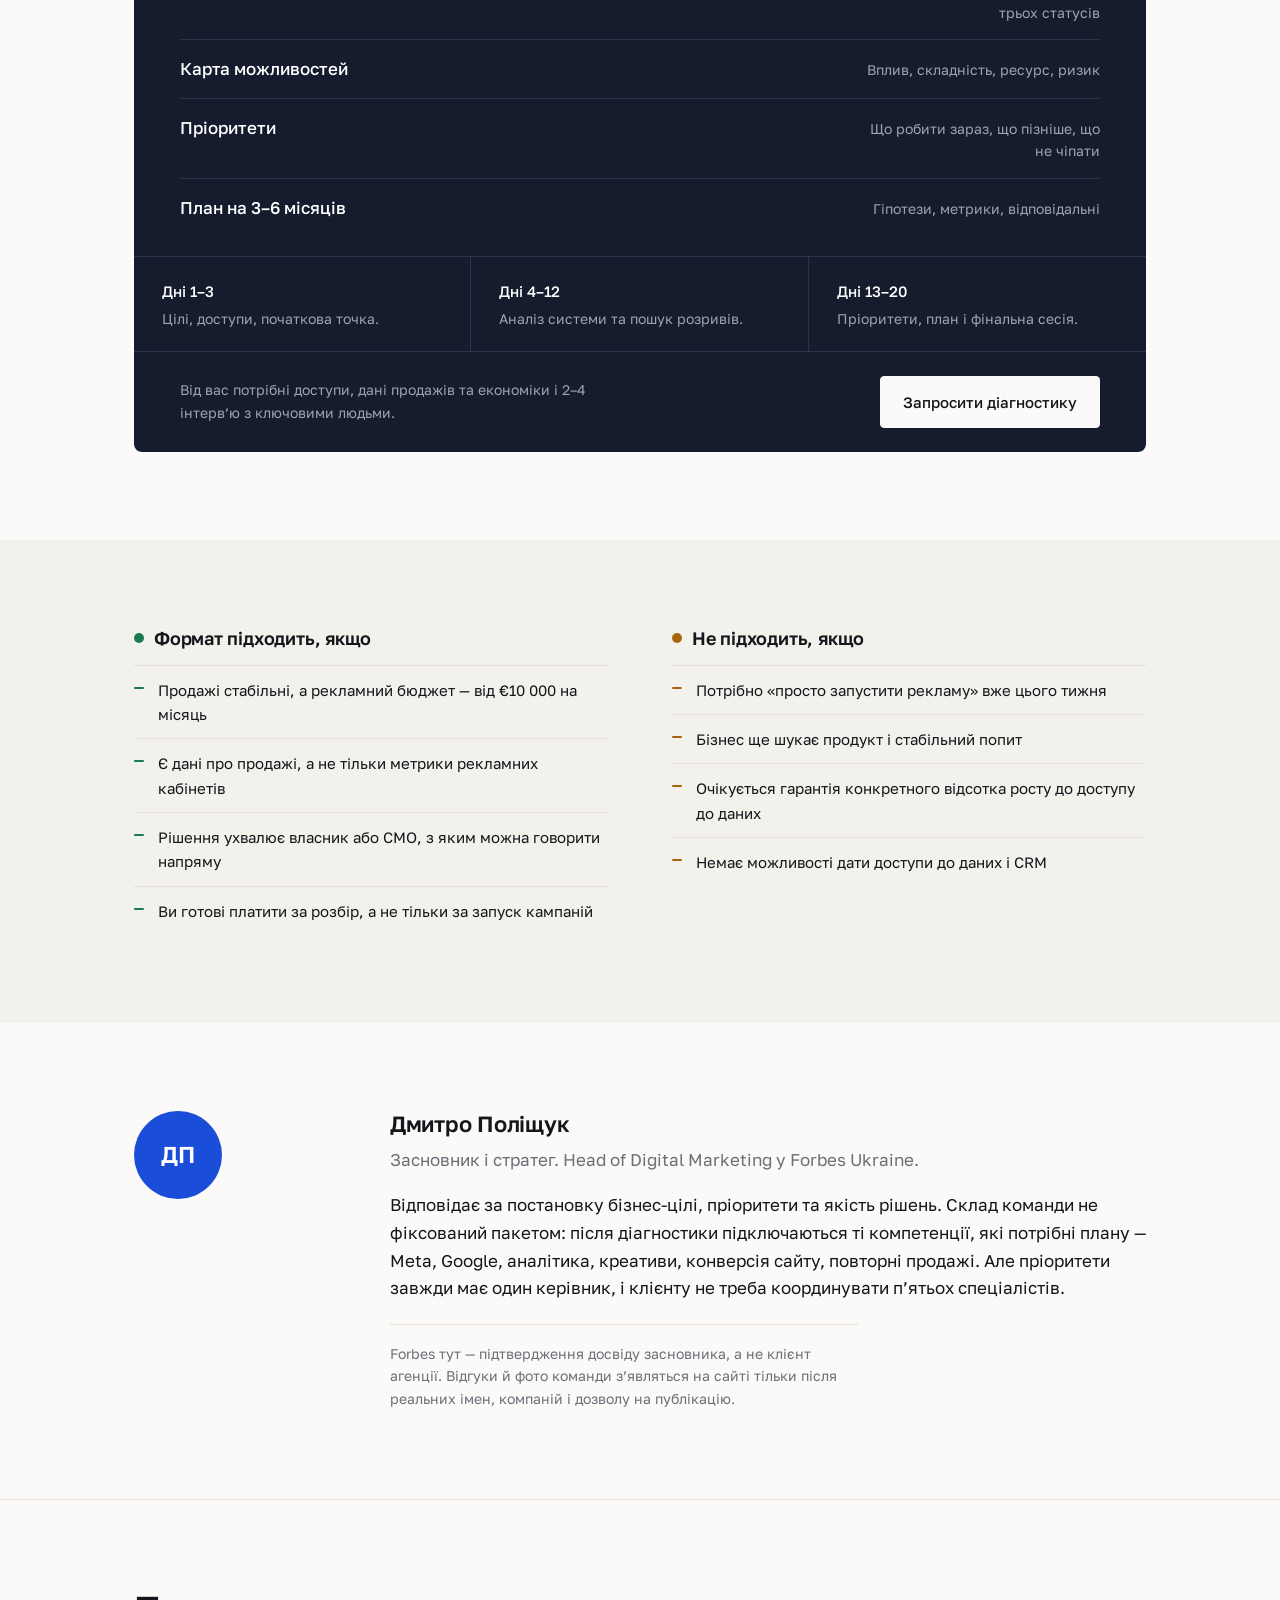
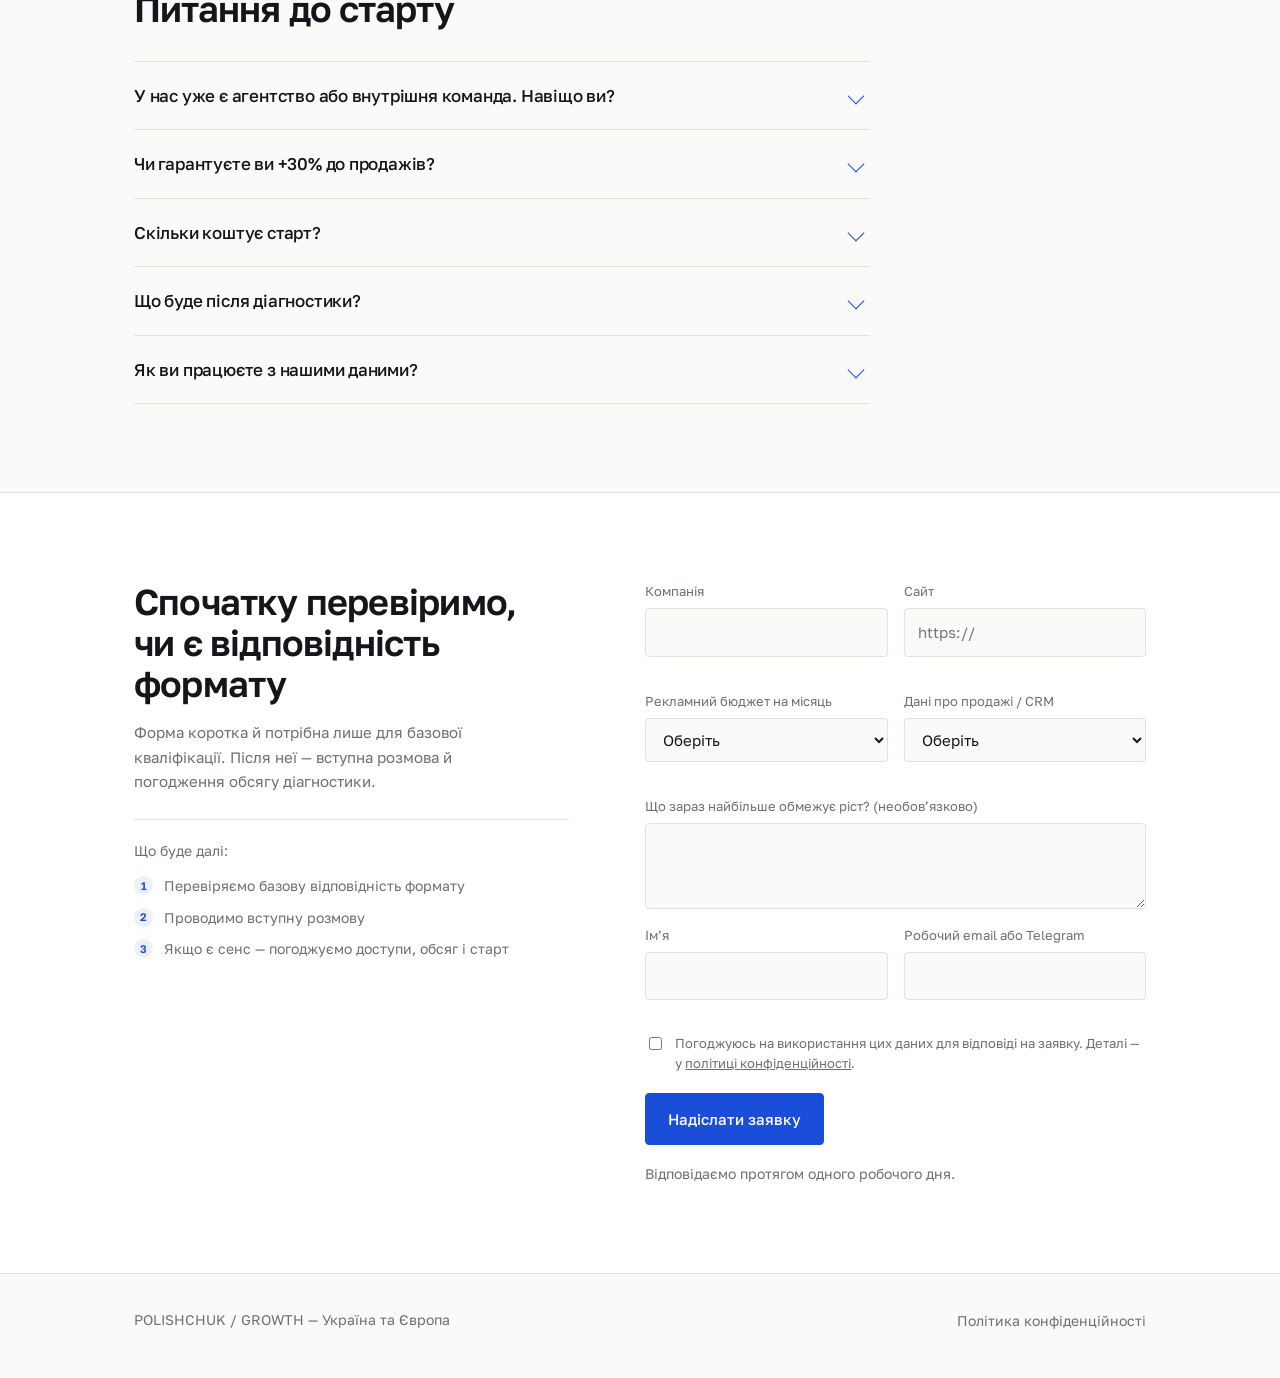
<file: index (1).html>
<!DOCTYPE html>
<html lang="uk">
<head>
<meta charset="utf-8">
<meta name="viewport" content="width=device-width,initial-scale=1">
<title>POLISHCHUK / GROWTH — діагностика системи росту</title>
<meta name="description" content="Зовнішня performance-команда для бізнесів зі стабільними продажами. Старт — платна діагностика системи росту за 15–20 робочих днів.">
<meta name="theme-color" content="#FBFAF8">
<meta name="referrer" content="strict-origin-when-cross-origin">
<meta http-equiv="Permissions-Policy" content="camera=(), microphone=(), geolocation=()">

<link rel="canonical" href="https://dimpolischuk2003-cyber.github.io/growth/">
<meta name="robots" content="index,follow,max-image-preview:large">
<meta property="og:type" content="website">
<meta property="og:locale" content="uk_UA">
<meta property="og:title" content="POLISHCHUK / GROWTH — система росту для бізнесу">
<meta property="og:description" content="Зовнішня performance-команда для бізнесів зі стабільними продажами. Старт — платна діагностика системи росту за 15–20 робочих днів.">
<meta property="og:url" content="https://dimpolischuk2003-cyber.github.io/growth/">
<meta name="twitter:card" content="summary_large_image">
<meta name="twitter:title" content="POLISHCHUK / GROWTH — система росту для бізнесу">
<meta name="twitter:description" content="Діагностика → реалізація → масштабування. Для бізнесів із рекламним бюджетом від €10 000/міс.">

<script type="application/ld+json">
{
  "@context":"https://schema.org",
  "@graph":[
    {
      "@type":"ProfessionalService",
      "@id":"https://dimpolischuk2003-cyber.github.io/growth/#service",
      "name":"POLISHCHUK / GROWTH",
      "url":"https://dimpolischuk2003-cyber.github.io/growth/",
      "description":"Зовнішня performance-команда для бізнесів зі стабільними продажами. Стартова послуга — платна діагностика системи росту.",
      "areaServed":["Ukraine","Europe"],
      "founder":{"@type":"Person","name":"Дмитро Поліщук","jobTitle":"Founder & Growth Strategist"}
    },
    {
      "@type":"WebSite",
      "@id":"https://dimpolischuk2003-cyber.github.io/growth/#website",
      "url":"https://dimpolischuk2003-cyber.github.io/growth/",
      "name":"POLISHCHUK / GROWTH",
      "inLanguage":"uk"
    }
  ]
}
</script>
<script type="application/ld+json">
{"@context":"https://schema.org","@type":"FAQPage","mainEntity":[
{"@type":"Question","name":"У нас уже є агентство або внутрішня команда. Навіщо ви?","acceptedAnswer":{"@type":"Answer","text":"Ми не обов’язково замінюємо чинну команду. Наша роль може бути у пошуку розривів між функціями та об’єднанні потрібних компетенцій навколо одного плану росту."}},
{"@type":"Question","name":"Чи гарантуєте ви +30% до продажів?","acceptedAnswer":{"@type":"Answer","text":"Ні. До доступу до даних і діагностики ми не обіцяємо конкретний результат."}},
{"@type":"Question","name":"Скільки коштує старт?","acceptedAnswer":{"@type":"Answer","text":"Діагностика системи росту — від €4 500. Підсумкова ціна залежить від кількості брендів, ринків, каналів і складності даних."}},
{"@type":"Question","name":"Що буде після діагностики?","acceptedAnswer":{"@type":"Answer","text":"Після кожного етапу є точка рішення. Ми продовжуємо в реалізацію тільки тоді, коли для цього є сенс, дані й конкретний наступний крок."}},
{"@type":"Question","name":"Як ви працюєте з нашими даними?","acceptedAnswer":{"@type":"Answer","text":"Доступи — тільки необхідні для задачі. Дані не використовуються як публічний кейс без погодження."}}
]}
</script>

<link rel="preconnect" href="https://fonts.googleapis.com">
<link rel="preconnect" href="https://fonts.gstatic.com" crossorigin>
<link href="https://fonts.googleapis.com/css2?family=Golos+Text:wght@400;500;600;700&family=Unbounded:wght@500&display=swap" rel="stylesheet">

<style>
/* ============================================================
   POLISHCHUK / GROWTH
   Кольорова система: три статуси діагностики.
   green  — що працює
   amber  — де ризик
   blue   — де можливість / дія
   navy   — тло блоку діагностики (єдиний темний акцент)
   ============================================================ */
:root{
  --paper:#FBFAF8;
  --band:#F2F1EC;
  --surface:#FFFFFF;
  --ink:#14161B;
  --muted:#6B6F78;
  --rule:#E3E1DA;

  --navy:#141C2E;
  --navy-rule:#2C3448;
  --navy-muted:#9BA3B4;

  --blue:#1B4ED8;
  --blue-soft:#ECF0FE;
  --green:#1B7A4F;
  --green-soft:#E8F4ED;
  --amber:#A8660C;
  --amber-soft:#FAF0E0;

  --on-accent:#FFFFFF;
  --measure:38rem;
}
@media (prefers-color-scheme: dark){
  :root:not([data-theme="light"]){
    --paper:#111216;
    --band:#181A1F;
    --surface:#1A1C22;
    --ink:#ECEBE6;
    --muted:#989CA5;
    --rule:#2C2E35;

    --navy:#0D131F;
    --navy-rule:#252D3E;
    --navy-muted:#8F97A8;

    --blue:#8AA7FF;
    --blue-soft:#1A2038;
    --green:#5FC895;
    --green-soft:#14251D;
    --amber:#E3A759;
    --amber-soft:#2A2013;

    --on-accent:#0E1016;
  }
}
:root[data-theme="dark"]{
  --paper:#111216;--band:#181A1F;--surface:#1A1C22;--ink:#ECEBE6;--muted:#989CA5;--rule:#2C2E35;
  --navy:#0D131F;--navy-rule:#252D3E;--navy-muted:#8F97A8;
  --blue:#8AA7FF;--blue-soft:#1A2038;--green:#5FC895;--green-soft:#14251D;--amber:#E3A759;--amber-soft:#2A2013;
  --on-accent:#0E1016;
}

*{box-sizing:border-box}
html{-webkit-text-size-adjust:100%;scroll-behavior:smooth}
@media (prefers-reduced-motion:reduce){html{scroll-behavior:auto}}
body{
  margin:0;background:var(--paper);color:var(--ink);
  font-family:"Golos Text","Helvetica Neue",Arial,sans-serif;
  font-size:17px;line-height:1.62;font-weight:400;
  -webkit-font-smoothing:antialiased;
}
img{max-width:100%;height:auto}

h1,h2,h3{margin:0;font-weight:600;letter-spacing:-0.022em;line-height:1.14}
h1{font-size:clamp(2.3rem,5.8vw,4.25rem);line-height:1.03;letter-spacing:-0.035em}
h2{font-size:clamp(1.6rem,3.2vw,2.25rem)}
h3{font-size:1.125rem;letter-spacing:-0.012em}
p{margin:0}
a{color:inherit}

.wrap{width:100%;max-width:1060px;margin:0 auto;padding:0 24px}
.measure{max-width:var(--measure)}
.band{padding:88px 0;border-top:1px solid var(--rule)}
.band-plain{padding:88px 0}
@media (max-width:700px){.band,.band-plain{padding:58px 0}body{font-size:16px}}

.lede{color:var(--muted)}
.small{font-size:.875rem;color:var(--muted);line-height:1.55}

a:focus-visible,button:focus-visible,input:focus-visible,select:focus-visible,textarea:focus-visible,summary:focus-visible{
  outline:2px solid var(--blue);outline-offset:3px;border-radius:3px;
}
.skip{position:absolute;left:-9999px}
.skip:focus{left:12px;top:12px;z-index:99;background:var(--blue);color:var(--on-accent);padding:10px 16px;border-radius:4px}

/* ---------- nav ---------- */
.nav{position:sticky;top:0;z-index:40;background:color-mix(in srgb,var(--paper) 90%,transparent);backdrop-filter:blur(10px);border-bottom:1px solid var(--rule)}
.nav-in{display:flex;align-items:center;gap:26px;height:62px}
.mark{font-family:"Unbounded","Golos Text",sans-serif;font-weight:500;font-size:.8125rem;letter-spacing:.02em;text-decoration:none;margin-right:auto;white-space:nowrap}
.mark i{font-style:normal;color:var(--blue)}
.nav-links{display:flex;gap:24px}
.nav-links a{color:var(--muted);text-decoration:none;font-size:.9375rem}
.nav-links a:hover{color:var(--ink)}
@media (max-width:820px){.nav-links{display:none}}

/* ---------- buttons ---------- */
.btn{display:inline-flex;align-items:center;justify-content:center;padding:13px 22px;border-radius:4px;
  border:1px solid transparent;font:inherit;font-weight:500;font-size:.9375rem;text-decoration:none;cursor:pointer}
.btn-primary{background:var(--blue);color:var(--on-accent);border-color:var(--blue)}
.btn-primary:hover{filter:brightness(1.08)}
.btn-quiet{border-color:var(--rule);background:transparent;color:var(--ink)}
.btn-sm{padding:9px 16px;font-size:.875rem}
.btn-light{background:var(--paper);color:var(--ink);border-color:var(--paper)}

/* ---------- hero ---------- */
.hero{padding:clamp(64px,10vw,120px) 0 0}
.hero h1{max-width:16ch}
.hero-lede{margin-top:24px;max-width:41ch;font-size:clamp(1.0625rem,1.6vw,1.1875rem);color:var(--muted);line-height:1.55}
.hero-act{margin-top:36px;display:flex;align-items:center;gap:20px;flex-wrap:wrap}
.textlink{color:var(--ink);text-decoration:none;border-bottom:1px solid var(--rule);padding-bottom:2px;font-size:.9375rem}
.textlink:hover{border-color:var(--blue);color:var(--blue)}

.statusbar{margin-top:58px;height:3px;display:flex;border-radius:2px;overflow:hidden}
.statusbar i{display:block;height:100%}
.statusbar i:nth-child(1){flex:4;background:var(--green)}
.statusbar i:nth-child(2){flex:2;background:var(--amber)}
.statusbar i:nth-child(3){flex:3;background:var(--blue)}

.facts{margin:0;display:grid;grid-template-columns:repeat(4,1fr)}
.facts div{padding:20px 22px 22px 0}
.facts dt{font-size:.8125rem;color:var(--muted);margin-bottom:5px}
.facts dd{margin:0;font-weight:500;font-size:1.0625rem;letter-spacing:-0.01em}
@media (max-width:760px){.facts{grid-template-columns:1fr 1fr}.facts div{padding:16px 16px 16px 0}}

/* ---------- section head ---------- */
.sec-head{display:flex;justify-content:space-between;align-items:baseline;gap:24px;flex-wrap:wrap;margin-bottom:40px}
.sec-head p{max-width:34ch;color:var(--muted);font-size:.9375rem}

/* ---------- cases ---------- */
.case{display:grid;grid-template-columns:minmax(0,150px) minmax(0,1fr) auto;gap:32px;align-items:start;
  padding:30px 0;border-top:1px solid var(--rule)}
.case:last-child{border-bottom:1px solid var(--rule)}
.case-num{font-size:clamp(1.75rem,3.2vw,2.4rem);font-weight:600;letter-spacing:-0.035em;line-height:1;color:var(--green)}
.case-num small{display:block;margin-top:9px;font-size:.75rem;font-weight:400;letter-spacing:0;color:var(--muted);line-height:1.4}
.case-tag{font-size:.8125rem;color:var(--muted);margin-bottom:7px}
.case-body p{margin-top:8px;color:var(--muted);font-size:.9375rem;max-width:46ch}
.case .more{white-space:nowrap;font-size:.875rem;text-decoration:none;color:var(--blue);border-bottom:1px solid transparent;padding-bottom:2px}
.case .more:hover{border-color:var(--blue)}
@media (max-width:760px){.case{grid-template-columns:1fr;gap:14px;padding:26px 0}.case .more{justify-self:start}}

/* ---------- gap list ---------- */
.gap-list{margin:36px 0 0;padding:0;list-style:none;max-width:46rem}
.gap-list li{display:grid;grid-template-columns:14px minmax(0,180px) minmax(0,1fr);gap:20px;align-items:baseline;
  padding:17px 0;border-top:1px solid var(--rule)}
.gap-list li::before{content:"";width:8px;height:8px;border-radius:50%;background:var(--amber);transform:translateY(-1px)}
.gap-list strong{font-weight:500}
.gap-list span{color:var(--muted);font-size:.9375rem}
@media (max-width:640px){
  .gap-list li{grid-template-columns:14px minmax(0,1fr);gap:12px 14px}
  .gap-list span{grid-column:2}
}

/* ---------- diagnostic (темний акцент) ---------- */
.diag{background:var(--navy);color:#F2F3F6;border-radius:8px;overflow:hidden}
.diag h2,.diag h3{color:#fff}
.diag-top{padding:clamp(28px,4vw,46px);border-bottom:1px solid var(--navy-rule)}
.diag-top h2{max-width:20ch}
.diag-top p{margin-top:18px;max-width:54ch;color:var(--navy-muted);font-size:.9375rem}
.price{margin-top:30px;display:flex;align-items:baseline;gap:16px;flex-wrap:wrap}
.price b{font-size:clamp(2rem,4.2vw,2.875rem);font-weight:600;letter-spacing:-0.035em;line-height:1;color:#fff}
.price span{color:var(--navy-muted);font-size:.875rem;max-width:34ch}

.legend{display:flex;gap:18px;flex-wrap:wrap;padding:18px clamp(28px,4vw,46px);border-bottom:1px solid var(--navy-rule)}
.legend span{display:inline-flex;align-items:center;gap:8px;font-size:.8125rem;color:var(--navy-muted)}
.legend span::before{content:"";width:9px;height:9px;border-radius:50%}
.legend .lg-ok::before{background:#4FBE8A}
.legend .lg-risk::before{background:#E0A65D}
.legend .lg-opp::before{background:#7C9CFF}

.toc{padding:clamp(22px,3.2vw,34px) clamp(28px,4vw,46px)}
.toc ol{margin:0;padding:0;list-style:none}
.toc li{display:flex;justify-content:space-between;gap:24px;align-items:baseline;padding:15px 0;border-bottom:1px solid var(--navy-rule)}
.toc li:last-child{border-bottom:0;padding-bottom:0}
.toc li b{font-weight:500;color:#fff}
.toc li span{color:var(--navy-muted);font-size:.875rem;text-align:right;max-width:26ch}
@media (max-width:600px){.toc li{flex-direction:column;gap:4px}.toc li span{text-align:left;max-width:none}}

.stages{display:grid;grid-template-columns:repeat(3,1fr);border-top:1px solid var(--navy-rule)}
.stages div{padding:22px clamp(20px,3vw,28px);border-right:1px solid var(--navy-rule)}
.stages div:last-child{border-right:0}
.stages b{display:block;font-weight:500;font-size:.9375rem;color:#fff}
.stages span{display:block;margin-top:5px;color:var(--navy-muted);font-size:.875rem;line-height:1.5}
@media (max-width:700px){.stages{grid-template-columns:1fr}.stages div{border-right:0;border-bottom:1px solid var(--navy-rule)}.stages div:last-child{border-bottom:0}}

.diag-foot{padding:24px clamp(28px,4vw,46px);border-top:1px solid var(--navy-rule);
  display:flex;gap:22px;align-items:center;justify-content:space-between;flex-wrap:wrap}
.diag-foot p{font-size:.875rem;color:var(--navy-muted);max-width:46ch}

/* ---------- fit ---------- */
.band-tint{background:var(--band)}
.fit{display:grid;grid-template-columns:1fr 1fr;gap:clamp(28px,5vw,64px)}
.fit h3{display:flex;align-items:center;gap:10px}
.fit h3::before{content:"";width:10px;height:10px;border-radius:50%}
.fit .yes h3::before{background:var(--green)}
.fit .no h3::before{background:var(--amber)}
.fit ul{margin:16px 0 0;padding:0;list-style:none}
.fit li{padding:12px 0 12px 24px;border-top:1px solid var(--rule);font-size:.9375rem;position:relative}
.fit li::before{content:"";position:absolute;left:0;top:21px;width:10px;height:2px;border-radius:1px}
.fit .yes li::before{background:var(--green)}
.fit .no li::before{background:var(--amber)}
@media (max-width:700px){.fit{grid-template-columns:1fr;gap:34px}}

/* ---------- founder ---------- */
.founder{display:grid;grid-template-columns:minmax(0,200px) minmax(0,1fr);gap:clamp(24px,5vw,56px);align-items:start}
.ava{width:88px;height:88px;border-radius:50%;background:var(--blue);color:var(--on-accent);
  display:flex;align-items:center;justify-content:center;font-weight:600;font-size:1.4375rem;letter-spacing:-0.02em}
.founder p + p{margin-top:16px}
.founder .note{margin-top:22px;padding-top:18px;border-top:1px solid var(--rule);font-size:.875rem;color:var(--muted);max-width:52ch}
@media (max-width:700px){.founder{grid-template-columns:1fr;gap:22px}}

/* ---------- faq ---------- */
.faq{max-width:46rem}
.faq details{border-top:1px solid var(--rule)}
.faq details:last-of-type{border-bottom:1px solid var(--rule)}
.faq summary{list-style:none;cursor:pointer;padding:20px 40px 20px 0;position:relative;font-weight:500;font-size:1.0625rem;letter-spacing:-0.012em}
.faq summary::-webkit-details-marker{display:none}
.faq summary::after{content:"";position:absolute;right:8px;top:28px;width:11px;height:11px;
  border-right:1.5px solid var(--blue);border-bottom:1.5px solid var(--blue);transform:rotate(45deg);transition:transform .18s ease}
.faq details[open] summary::after{transform:rotate(225deg);top:32px}
.faq details[open] summary{color:var(--blue)}
.faq .ans{padding:0 8% 22px 0;color:var(--muted);font-size:.9375rem}

/* ---------- form ---------- */
.form-sec{background:var(--surface);border-top:1px solid var(--rule)}
.form-grid{display:grid;grid-template-columns:minmax(0,1fr) minmax(0,1.15fr);gap:clamp(32px,6vw,76px);align-items:start}
@media (max-width:860px){.form-grid{grid-template-columns:1fr;gap:38px}}
.form-copy h2{max-width:17ch}
.form-copy > p{margin-top:16px;color:var(--muted);font-size:.9375rem;max-width:40ch}
.steps{margin-top:26px;padding:20px 0 0;border-top:1px solid var(--rule);font-size:.875rem;color:var(--muted)}
.steps ol{margin:12px 0 0;padding:0;list-style:none;counter-reset:s}
.steps li{counter-increment:s;position:relative;padding-left:30px;margin-bottom:9px}
.steps li::before{content:counter(s);position:absolute;left:0;top:1px;width:19px;height:19px;border-radius:50%;
  background:var(--blue-soft);color:var(--blue);font-size:.6875rem;font-weight:600;display:flex;align-items:center;justify-content:center}

.fields{display:grid;grid-template-columns:1fr 1fr;gap:16px}
.f{display:flex;flex-direction:column;gap:6px}
.f.full{grid-column:1/-1}
.f label{font-size:.8125rem;color:var(--muted)}
.f input,.f select,.f textarea{font:inherit;font-size:.9375rem;color:var(--ink);background:var(--paper);
  border:1px solid var(--rule);border-radius:4px;padding:11px 13px;width:100%}
.f input:focus,.f select:focus,.f textarea:focus{border-color:var(--blue)}
.f textarea{min-height:86px;resize:vertical}
.f .err{font-size:.75rem;color:var(--amber);min-height:1em}
.f [aria-invalid="true"]{border-color:var(--amber)}
@media (max-width:560px){.fields{grid-template-columns:1fr}}
.consent{grid-column:1/-1;display:flex;gap:10px;align-items:flex-start;font-size:.8125rem;color:var(--muted);line-height:1.5}
.consent input{margin-top:3px;flex:0 0 auto;accent-color:var(--blue)}
.hp{position:absolute;left:-9999px;width:1px;height:1px;opacity:0}
.submit-row{grid-column:1/-1;display:flex;align-items:center;gap:18px;flex-wrap:wrap;margin-top:4px}
.done{border:1px solid var(--green);border-left-width:3px;border-radius:6px;padding:26px;background:var(--green-soft)}
.done b{display:block;font-weight:600;font-size:1.125rem;margin-bottom:8px;letter-spacing:-0.015em}
.done p{color:var(--muted);font-size:.9375rem}

/* ---------- footer ---------- */
.foot{border-top:1px solid var(--rule);padding:32px 0 44px}
.foot-in{display:flex;justify-content:space-between;gap:20px;flex-wrap:wrap;align-items:center}
.foot a{color:var(--muted);text-decoration:none;font-size:.875rem}
.foot a:hover{color:var(--ink)}

@media (prefers-reduced-motion:reduce){*{transition:none!important;animation:none!important}}
</style>
</head>
<body>

<a class="skip" href="#main">Перейти до основного вмісту</a>

<header class="nav">
  <div class="wrap nav-in">
    <a class="mark" href="#top">POLISHCHUK <i>/</i> GROWTH</a>
    <nav class="nav-links" aria-label="Основна навігація">
      <a href="#cases">Кейси</a>
      <a href="#problem">Проблема</a>
      <a href="#diagnostic">Діагностика</a>
      <a href="#faq">Питання</a>
    </nav>
    <a class="btn btn-primary btn-sm" href="#contact">Запросити діагностику</a>
  </div>
</header>

<main id="main">
<div id="top"></div>

  <section class="hero">
    <div class="wrap">
      <h1>Чому більший бюджет більше не дає більше продажів</h1>
      <p class="hero-lede">Ми знаходимо, де саме ваш бізнес втрачає ріст — у рекламі, даних, на сайті чи вже після заявки. І показуємо, що з цим робити далі.</p>
      <div class="hero-act">
        <a class="btn btn-primary" href="#contact">Запросити діагностику</a>
        <a class="textlink" href="#cases">Спочатку подивитись кейси</a>
      </div>
      <div class="statusbar" aria-hidden="true"><i></i><i></i><i></i></div>
      <dl class="facts">
        <div><dt>Рекламний бюджет</dt><dd>від €10 000/міс.</dd></div>
        <div><dt>Термін діагностики</dt><dd>15–20 робочих днів</dd></div>
        <div><dt>Вартість</dt><dd>від €4 500</dd></div>
        <div><dt>Ринки</dt><dd>Україна та Європа</dd></div>
      </dl>
    </div>
  </section>

  <section class="band-plain" id="cases" style="padding-top:56px">
    <div class="wrap">
      <div class="sec-head">
        <h2>Три кейси</h2>
        <p>У кожному точка росту знайшлася поза рекламним кабінетом.</p>
      </div>

      <article class="case">
        <div class="case-num">+93,1%<small>дохід за 1,5 місяця</small></div>
        <div class="case-body">
          <div class="case-tag">E-commerce, електроніка, Україна</div>
          <h3>Зі 100 000 товарів — до фокусу на 100–150</h3>
          <p>Синхронізували рекламу з комерційними пріоритетами й перебудували структуру кампаній навколо категорій, які реально мали потенціал.</p>
        </div>
        <a class="more" href="cases/zhuk.html">Повний кейс</a>
      </article>

      <article class="case">
        <div class="case-num">×5<small>сума продажів категорії</small></div>
        <div class="case-body">
          <div class="case-tag">Б/У iPhone, стратегія аудиторії</div>
          <h3>Ріст через правильний сегмент</h3>
          <p>Дані продажів показали, що потенціал був не у великих містах, а біля офлайн-магазинів бренду.</p>
        </div>
        <a class="more" href="cases/iphone.html">Повний кейс</a>
      </article>

      <article class="case">
        <div class="case-num">4,81<small>ROAS у перший місяць</small></div>
        <div class="case-body">
          <div class="case-tag">B2B косметика, Італія</div>
          <h3>Запуск на новому ринку з контрольованою економікою</h3>
          <p>Сегментували аудиторії, каталог і креативи та швидко знайшли робочі зв’язки.</p>
        </div>
        <a class="more" href="cases/italy.html">Повний кейс</a>
      </article>
    </div>
  </section>

  <section class="band" id="problem">
    <div class="wrap">
      <div class="measure">
        <h2>Спеціалісти вже є. Єдиного управління ростом — немає.</h2>
        <p class="lede" style="margin-top:20px">У зрілому бізнесі реклама, дані, креативи, сайт і повторні продажі розвиваються окремо. Кожен напрям виглядає нормально зсередини, але разом вони перестають складатися в керовану систему. Ось як це виглядає на практиці.</p>
      </div>
      <ul class="gap-list">
        <li><strong>Meta</strong><span>Бюджет росте, а вартість нового клієнта росте швидше за продажі.</span></li>
        <li><strong>Google</strong><span>ROAS виглядає добре, але частина кампаній лише перехоплює вже сформований попит.</span></li>
        <li><strong>Аналітика</strong><span>Кабінети, сайт і CRM показують різну картину. Команда сперечається про цифри замість рішень.</span></li>
        <li><strong>Креативи</strong><span>Макети виходять регулярно, але немає системи знань: що спрацювало і чому.</span></li>
        <li><strong>Сайт</strong><span>Трафіку достатньо, та після кліку люди губляться у формі, картці товару чи checkout.</span></li>
        <li><strong>Продажі</strong><span>Заявки є, але різні джерела дають різний відсоток реальних продажів.</span></li>
        <li><strong>Повторні покупки</strong><span>Бізнес постійно купує нових клієнтів і слабко використовує зібрану базу.</span></li>
      </ul>
    </div>
  </section>

  <section class="band" id="diagnostic">
    <div class="wrap">
      <div class="diag">

        <div class="diag-top">
          <h2>Діагностика — це окремий продукт, а не безкоштовний аудит</h2>
          <p>Ми не беремося вести канали до того, як зрозуміли, що саме обмежує бізнес. За 15–20 робочих днів розбираємо ціль і економіку, якість даних, рекламу, креативи, сайт, воронку продажів і повторні покупки. Окремо фіксуємо, що вже працює й не потребує змін.</p>
          <div class="price">
            <b>від €4 500</b>
            <span>Ціна залежить від кількості брендів, ринків, каналів, CRM і складності даних.</span>
          </div>
        </div>

        <div class="legend">
          <span class="lg-ok">що працює</span>
          <span class="lg-risk">де ризик</span>
          <span class="lg-opp">де можливість</span>
        </div>

        <div class="toc">
          <ol>
            <li><b>Карта стану системи</b><span>Кожен напрям отримує один із трьох статусів</span></li>
            <li><b>Карта можливостей</b><span>Вплив, складність, ресурс, ризик</span></li>
            <li><b>Пріоритети</b><span>Що робити зараз, що пізніше, що не чіпати</span></li>
            <li><b>План на 3–6 місяців</b><span>Гіпотези, метрики, відповідальні</span></li>
          </ol>
        </div>

        <div class="stages">
          <div><b>Дні 1–3</b><span>Цілі, доступи, початкова точка.</span></div>
          <div><b>Дні 4–12</b><span>Аналіз системи та пошук розривів.</span></div>
          <div><b>Дні 13–20</b><span>Пріоритети, план і фінальна сесія.</span></div>
        </div>

        <div class="diag-foot">
          <p>Від вас потрібні доступи, дані продажів та економіки і 2–4 інтерв’ю з ключовими людьми.</p>
          <a class="btn btn-light" href="#contact">Запросити діагностику</a>
        </div>

      </div>
    </div>
  </section>

  <section class="band-plain band-tint" id="fit">
    <div class="wrap">
      <div class="fit">
        <div class="yes">
          <h3>Формат підходить, якщо</h3>
          <ul>
            <li>Продажі стабільні, а рекламний бюджет — від €10 000 на місяць</li>
            <li>Є дані про продажі, а не тільки метрики рекламних кабінетів</li>
            <li>Рішення ухвалює власник або CMO, з яким можна говорити напряму</li>
            <li>Ви готові платити за розбір, а не тільки за запуск кампаній</li>
          </ul>
        </div>
        <div class="no">
          <h3>Не підходить, якщо</h3>
          <ul>
            <li>Потрібно «просто запустити рекламу» вже цього тижня</li>
            <li>Бізнес ще шукає продукт і стабільний попит</li>
            <li>Очікується гарантія конкретного відсотка росту до доступу до даних</li>
            <li>Немає можливості дати доступи до даних і CRM</li>
          </ul>
        </div>
      </div>
    </div>
  </section>

  <section class="band-plain" id="team">
    <div class="wrap">
      <div class="founder">
        <div><div class="ava" aria-hidden="true">ДП</div></div>
        <div>
          <h3 style="font-size:1.375rem">Дмитро Поліщук</h3>
          <p class="lede" style="margin-top:10px">Засновник і стратег. Head of Digital Marketing у Forbes Ukraine.</p>
          <p style="margin-top:18px">Відповідає за постановку бізнес-цілі, пріоритети та якість рішень. Склад команди не фіксований пакетом: після діагностики підключаються ті компетенції, які потрібні плану — Meta, Google, аналітика, креативи, конверсія сайту, повторні продажі. Але пріоритети завжди має один керівник, і клієнту не треба координувати п’ятьох спеціалістів.</p>
          <p class="note">Forbes тут — підтвердження досвіду засновника, а не клієнт агенції. Відгуки й фото команди з’являться на сайті тільки після реальних імен, компаній і дозволу на публікацію.</p>
        </div>
      </div>
    </div>
  </section>

  <section class="band" id="faq">
    <div class="wrap">
      <h2 style="margin-bottom:32px">Питання до старту</h2>
      <div class="faq">
        <details>
          <summary>У нас уже є агентство або внутрішня команда. Навіщо ви?</summary>
          <div class="ans">Ми не обов’язково замінюємо чинну команду. Наша роль може бути у пошуку розривів між функціями та об’єднанні потрібних компетенцій навколо одного плану росту.</div>
        </details>
        <details>
          <summary>Чи гарантуєте ви +30% до продажів?</summary>
          <div class="ans">Ні. До доступу до даних і діагностики ми не обіцяємо конкретний результат. Результат діагностики — аргументований план рішень на основі ваших даних, а не прогноз.</div>
        </details>
        <details>
          <summary>Скільки коштує старт?</summary>
          <div class="ans">Діагностика системи росту — від €4 500. Підсумкова ціна залежить від кількості брендів, ринків, каналів і складності даних.</div>
        </details>
        <details>
          <summary>Що буде після діагностики?</summary>
          <div class="ans">Після кожного етапу є точка рішення. Ми продовжуємо в реалізацію тільки тоді, коли для цього є сенс, дані й конкретний наступний крок. Продовження не є обов’язковою умовою діагностики.</div>
        </details>
        <details>
          <summary>Як ви працюєте з нашими даними?</summary>
          <div class="ans">Доступи — тільки необхідні для задачі. Дані не використовуються як публічний кейс без вашого погодження, скриншоти — лише з дозволом або анонімізовано.</div>
        </details>
      </div>
    </div>
  </section>

  <section class="form-sec band-plain" id="contact">
    <div class="wrap">
      <div class="form-grid">

        <div class="form-copy">
          <h2>Спочатку перевіримо, чи є відповідність формату</h2>
          <p>Форма коротка й потрібна лише для базової кваліфікації. Після неї — вступна розмова й погодження обсягу діагностики.</p>
          <div class="steps">
            Що буде далі:
            <ol>
              <li>Перевіряємо базову відповідність формату</li>
              <li>Проводимо вступну розмову</li>
              <li>Якщо є сенс — погоджуємо доступи, обсяг і старт</li>
            </ol>
          </div>
        </div>

        <div>
          <form id="leadForm" novalidate>
            <div class="fields">
              <div class="f">
                <label for="company">Компанія</label>
                <input id="company" name="company" autocomplete="organization" required>
                <span class="err" id="err-company" aria-live="polite"></span>
              </div>
              <div class="f">
                <label for="site">Сайт</label>
                <input id="site" name="website" type="url" inputmode="url" placeholder="https://" autocomplete="url" required>
                <span class="err" id="err-site" aria-live="polite"></span>
              </div>
              <div class="f">
                <label for="budget">Рекламний бюджет на місяць</label>
                <select id="budget" name="budget" required>
                  <option value="">Оберіть</option>
                  <option value="lt10">до €10 000</option>
                  <option value="10-20">€10–20 000</option>
                  <option value="20-50">€20–50 000</option>
                  <option value="50plus">€50 000+</option>
                </select>
                <span class="err" id="err-budget" aria-live="polite"></span>
              </div>
              <div class="f">
                <label for="crm">Дані про продажі / CRM</label>
                <select id="crm" name="crm_data" required>
                  <option value="">Оберіть</option>
                  <option value="yes">Так, є</option>
                  <option value="partial">Частково</option>
                  <option value="no">Немає</option>
                </select>
                <span class="err" id="err-crm" aria-live="polite"></span>
              </div>
              <div class="f full">
                <label for="problem-field">Що зараз найбільше обмежує ріст? (необов’язково)</label>
                <textarea id="problem-field" name="problem"></textarea>
              </div>
              <div class="f">
                <label for="name">Ім’я</label>
                <input id="name" name="name" autocomplete="name" required>
                <span class="err" id="err-name" aria-live="polite"></span>
              </div>
              <div class="f">
                <label for="contact-field">Робочий email або Telegram</label>
                <input id="contact-field" name="contact" autocomplete="email" required>
                <span class="err" id="err-contact" aria-live="polite"></span>
              </div>

              <label class="consent">
                <input type="checkbox" name="consent" id="consent" required>
                <span>Погоджуюсь на використання цих даних для відповіді на заявку. Деталі — у <a href="privacy.html">політиці конфіденційності</a>.</span>
              </label>

              <input class="hp" type="text" name="website_confirm" tabindex="-1" autocomplete="off" aria-hidden="true">
              <input type="hidden" name="utm_source"><input type="hidden" name="utm_medium">
              <input type="hidden" name="utm_campaign"><input type="hidden" name="utm_content">
              <input type="hidden" name="utm_term"><input type="hidden" name="referrer" id="hidRef">
              <input type="hidden" name="landing" id="hidLanding"><input type="hidden" name="submission_id" id="hidSid">

              <div class="submit-row">
                <button class="btn btn-primary" type="submit" id="submitBtn">Надіслати заявку</button>
                <span class="small">Відповідаємо протягом одного робочого дня.</span>
              </div>
            </div>
          </form>

          <div class="done" id="done" hidden>
            <b>Заявку надіслано</b>
            <p>Подивимось дані по компанії й повернемось протягом одного робочого дня. Якщо формат не підійде — напишемо про це прямо й пояснимо чому.</p>
          </div>
        </div>

      </div>
    </div>
  </section>

</main>

<footer class="foot">
  <div class="wrap foot-in">
    <span class="small">POLISHCHUK / GROWTH — Україна та Європа</span>
    <span><a href="privacy.html">Політика конфіденційності</a></span>
  </div>
</footer>

<script>
/* ============================================================
   НАЛАШТУВАННЯ: вкажіть адресу свого обробника заявок.
   Порожній рядок = форма лише показує екран успіху (без відправки).
   ============================================================ */
var LEAD_ENDPOINT = '';

(function(){
  var form = document.getElementById('leadForm');
  var done = document.getElementById('done');
  var btn  = document.getElementById('submitBtn');
  if(!form) return;

  /* UTM, referrer, landing, id заявки */
  try{
    var q = new URLSearchParams(location.search);
    ['utm_source','utm_medium','utm_campaign','utm_content','utm_term'].forEach(function(k){
      var el = form.querySelector('[name="'+k+'"]');
      if(el) el.value = q.get(k) || '';
    });
    document.getElementById('hidRef').value = document.referrer || '';
    document.getElementById('hidLanding').value = location.href;
    document.getElementById('hidSid').value =
      Date.now().toString(36) + Math.random().toString(36).slice(2,8);
  }catch(e){}

  var rules = [
    {id:'company',      err:'err-company', msg:'Вкажіть назву компанії'},
    {id:'site',         err:'err-site',    msg:'Вкажіть адресу сайту'},
    {id:'budget',       err:'err-budget',  msg:'Оберіть діапазон бюджету'},
    {id:'crm',          err:'err-crm',     msg:'Оберіть один з варіантів'},
    {id:'name',         err:'err-name',    msg:'Вкажіть ім’я'},
    {id:'contact-field',err:'err-contact', msg:'Вкажіть email або Telegram'}
  ];

  function clear(el, errEl){
    el.removeAttribute('aria-invalid');
    if(errEl) errEl.textContent = '';
  }

  rules.forEach(function(r){
    var el = document.getElementById(r.id), errEl = document.getElementById(r.err);
    if(!el) return;
    el.addEventListener('input',  function(){ clear(el, errEl); });
    el.addEventListener('change', function(){ clear(el, errEl); });
  });

  function showDone(){
    form.hidden = true;
    done.hidden = false;
    done.setAttribute('tabindex','-1');
    done.focus();
  }

  form.addEventListener('submit', function(e){
    e.preventDefault();

    /* honeypot: боти заповнюють приховане поле */
    var hp = form.querySelector('[name="website_confirm"]');
    if(hp && hp.value){ showDone(); return; }

    var firstBad = null;
    rules.forEach(function(r){
      var el = document.getElementById(r.id), errEl = document.getElementById(r.err);
      if(!el) return;
      if(!el.value.trim()){
        el.setAttribute('aria-invalid','true');
        if(errEl) errEl.textContent = r.msg;
        if(!firstBad) firstBad = el;
      } else { clear(el, errEl); }
    });

    var consent = document.getElementById('consent');
    if(consent && !consent.checked && !firstBad) firstBad = consent;

    if(firstBad){ firstBad.focus(); return; }

    if(!LEAD_ENDPOINT){ showDone(); return; }

    btn.disabled = true;
    btn.textContent = 'Надсилаємо…';

    fetch(LEAD_ENDPOINT, { method:'POST', body:new FormData(form) })
      .then(function(r){
        if(!r.ok) throw new Error('bad status');
        showDone();
      })
      .catch(function(){
        btn.disabled = false;
        btn.textContent = 'Надіслати заявку';
        var errEl = document.getElementById('err-contact');
        if(errEl) errEl.textContent = 'Не вдалося надіслати. Спробуйте ще раз або напишіть у Telegram.';
      });
  });
})();
</script>

</body>
</html>
</file>
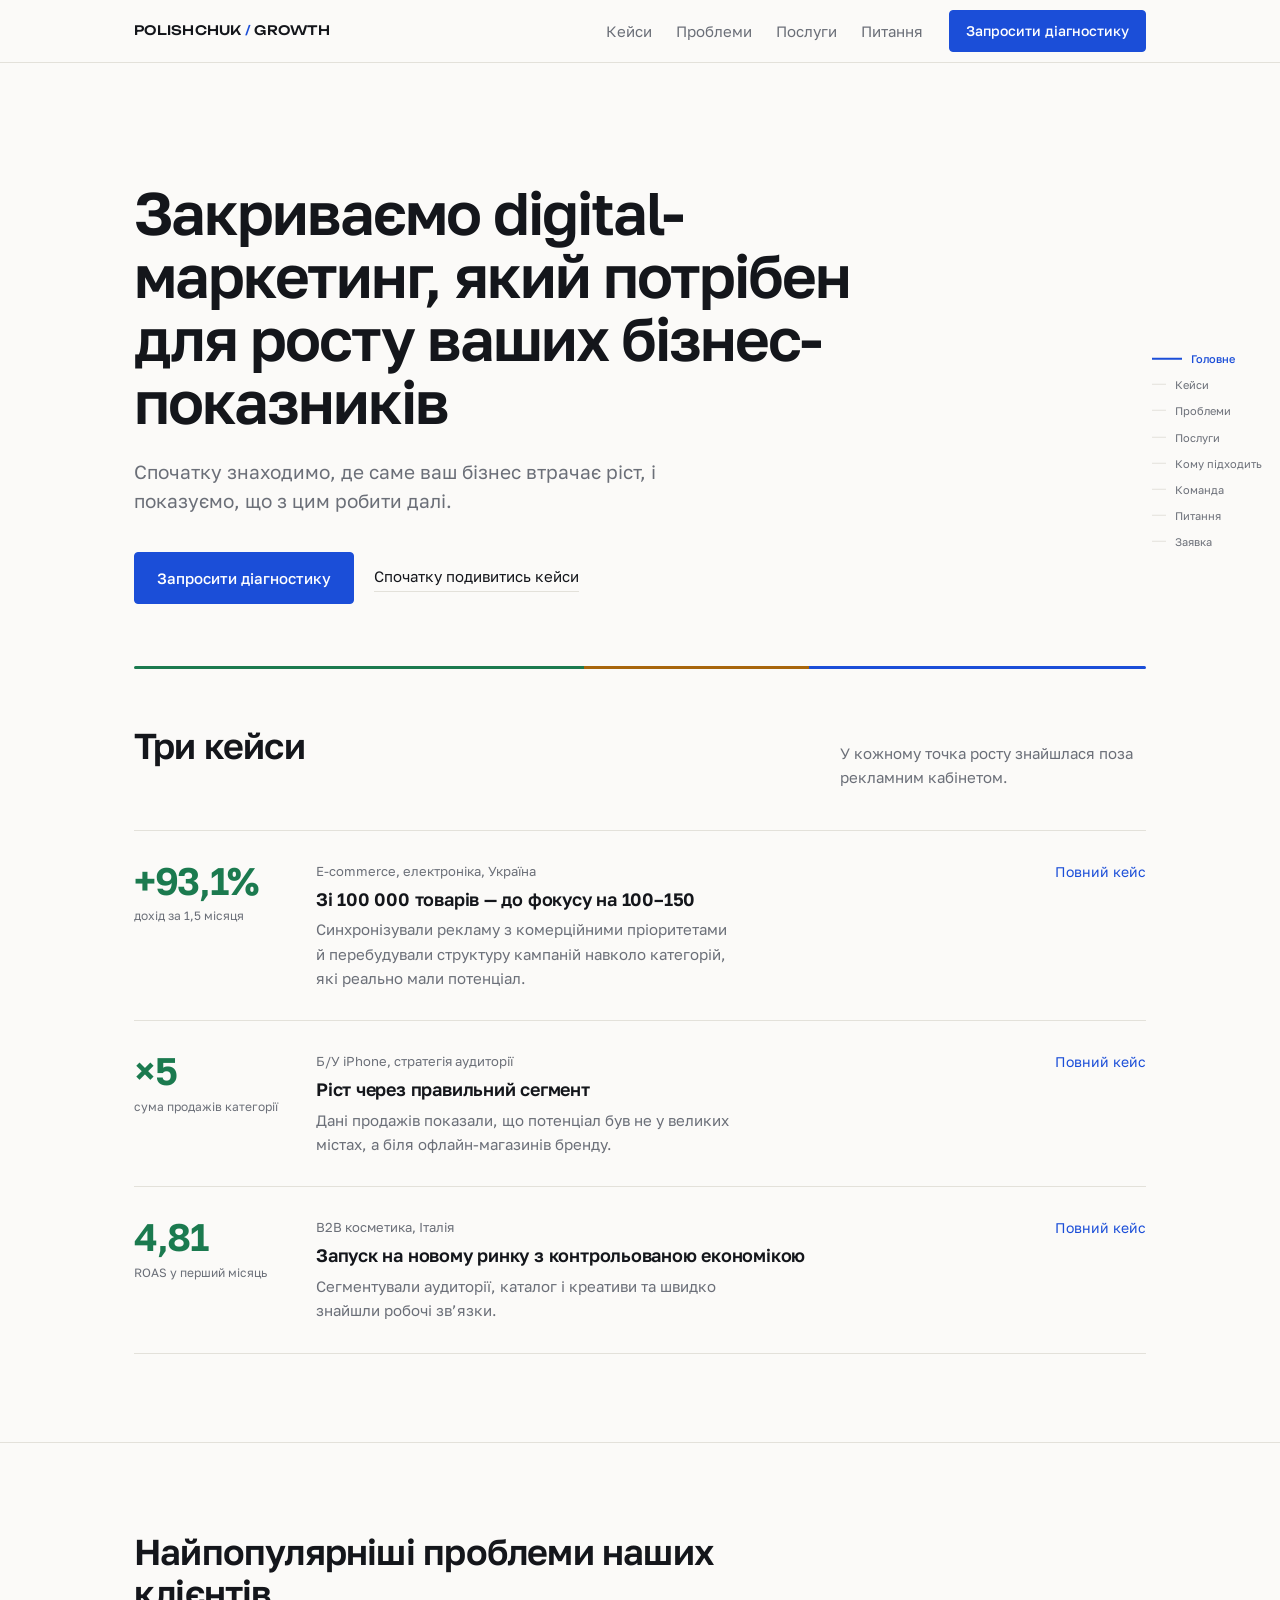
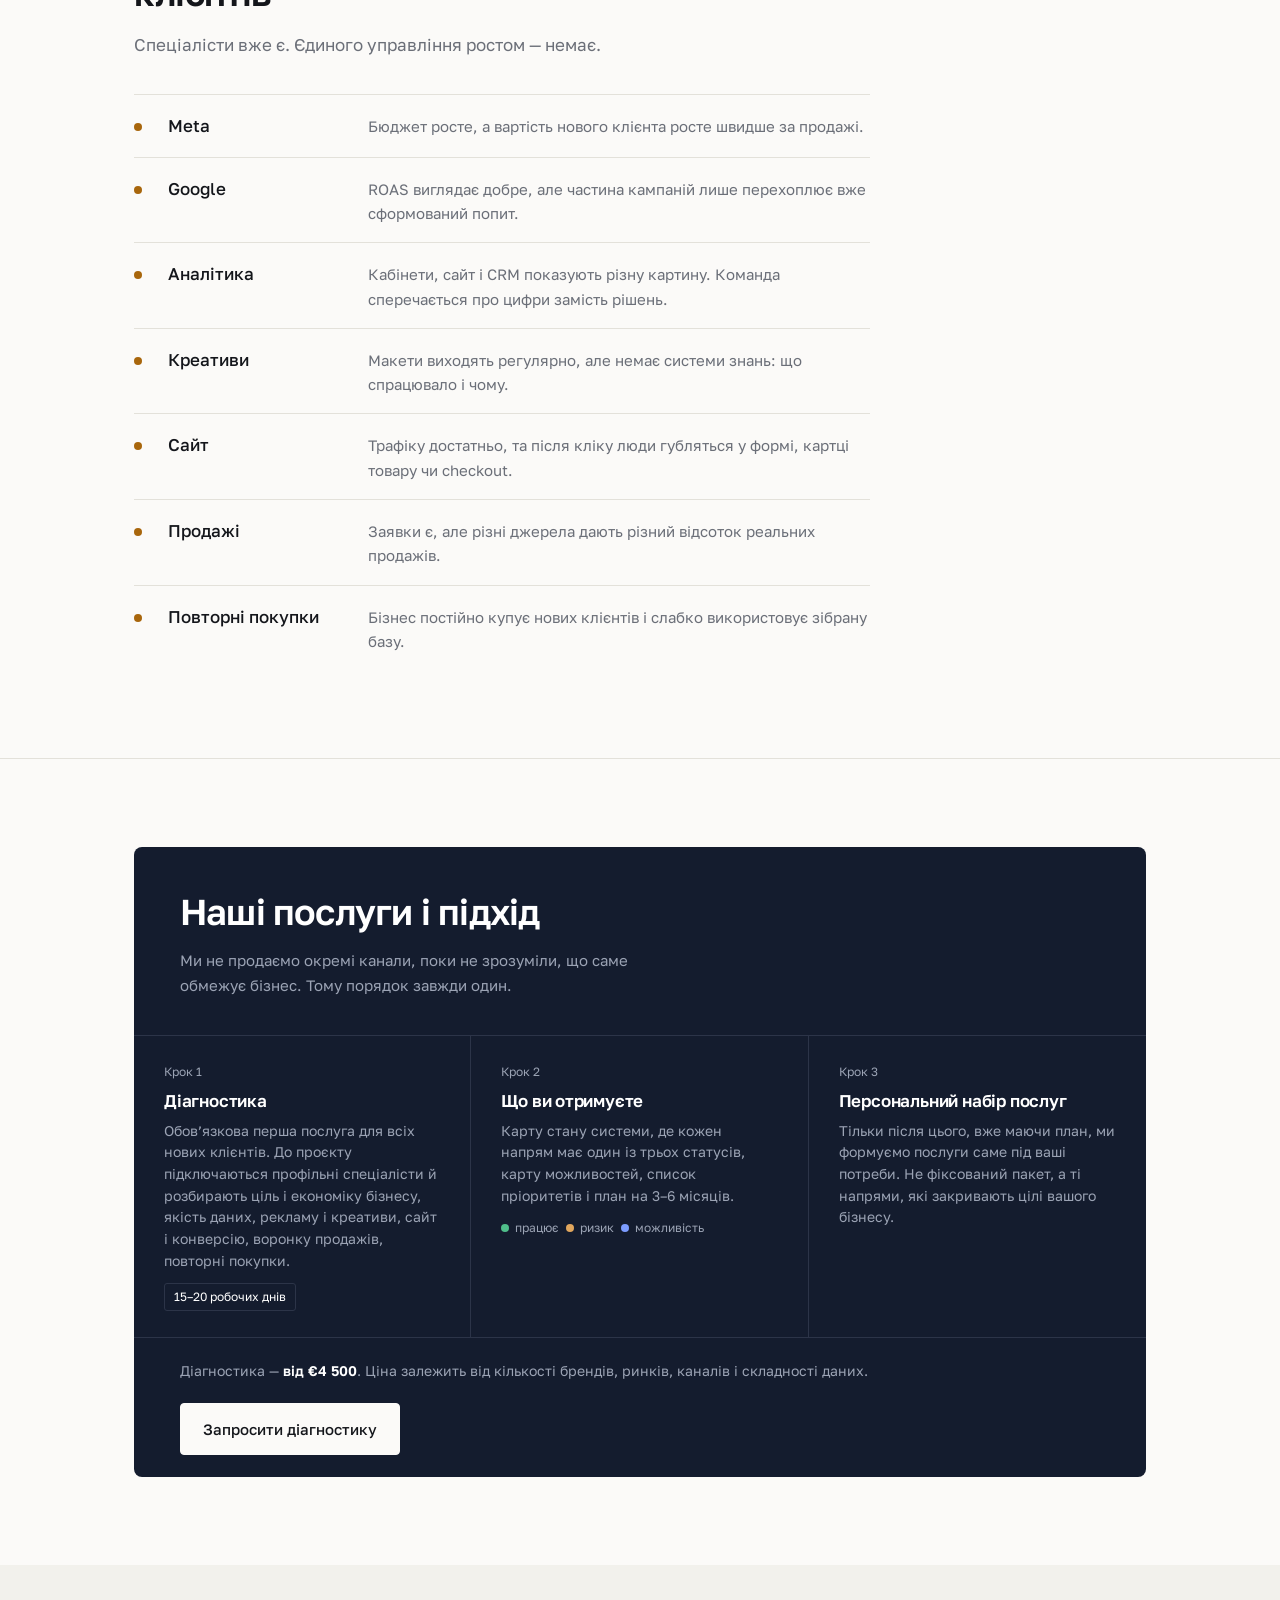
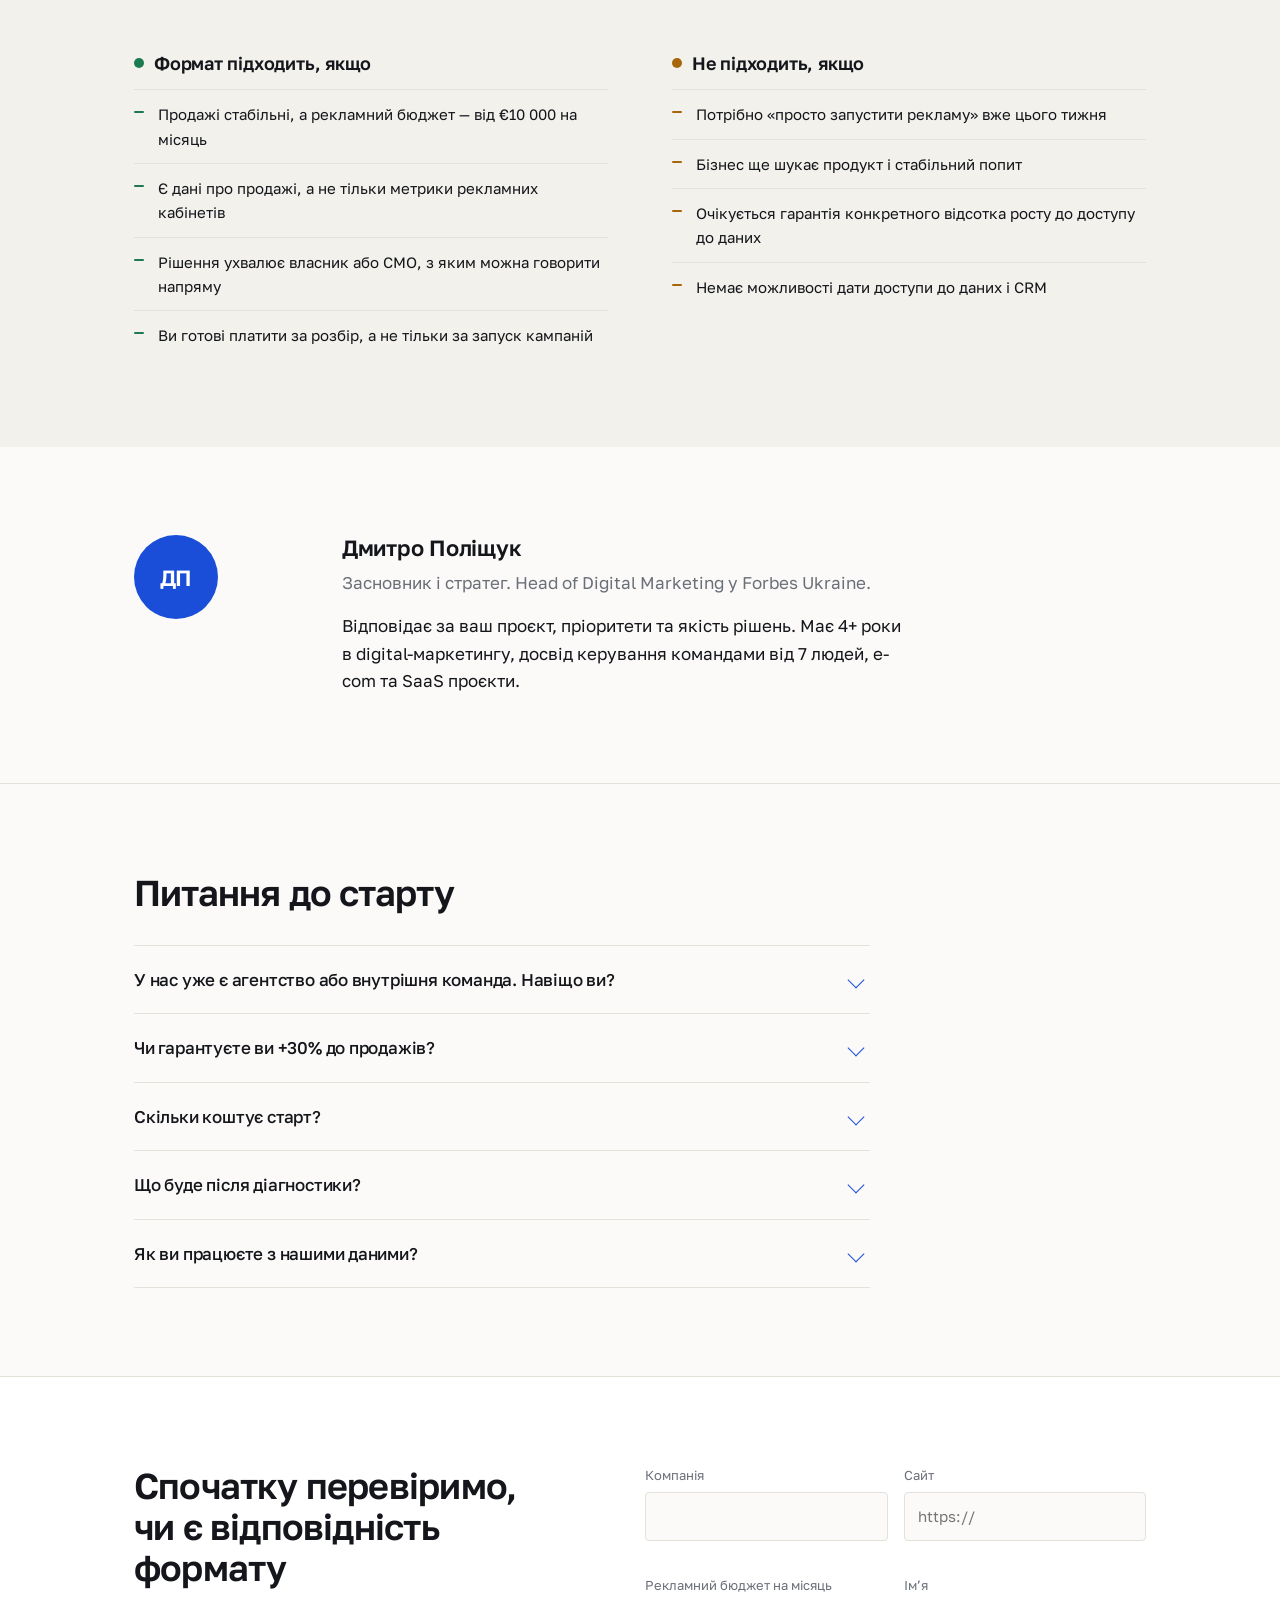
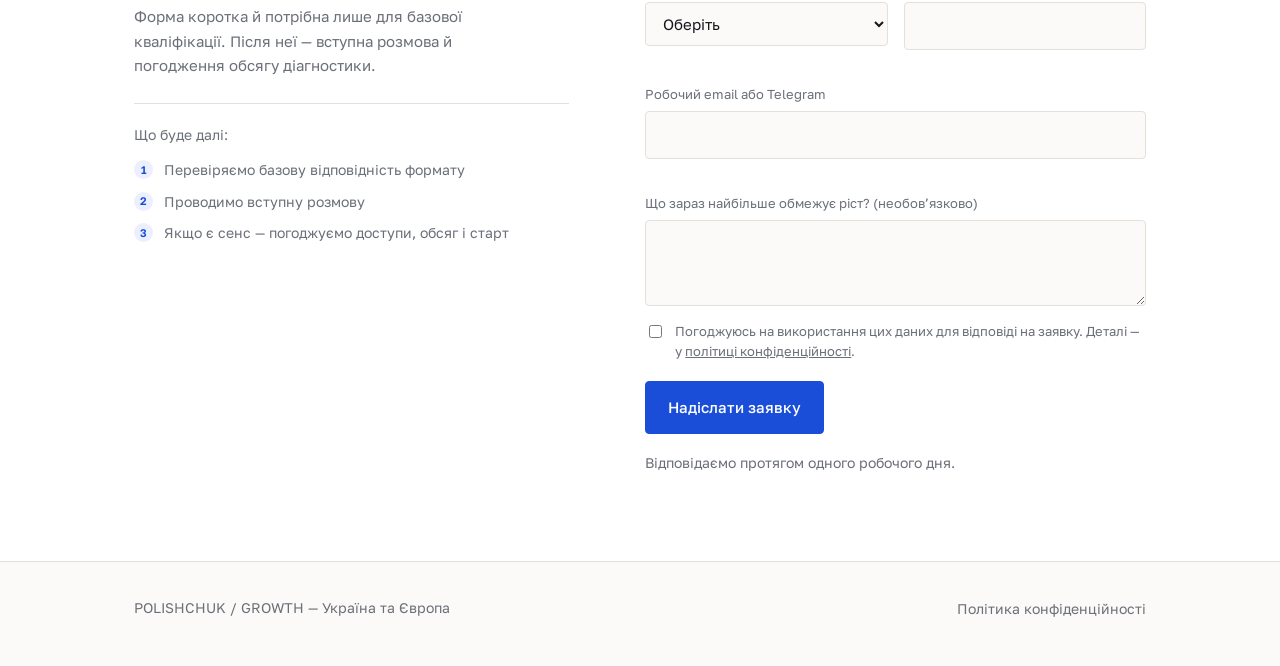
<file: index (2).html>
<!DOCTYPE html>
<html lang="uk">
<head>
<meta charset="utf-8">
<meta name="viewport" content="width=device-width,initial-scale=1">
<title>POLISHCHUK / GROWTH — digital-маркетинг для росту бізнес-показників</title>
<meta name="description" content="Зовнішня performance-команда для бізнесів зі стабільними продажами. Перша послуга — діагностика системи росту за 15–20 робочих днів.">
<meta name="theme-color" content="#FBFAF8">
<meta name="referrer" content="strict-origin-when-cross-origin">
<meta http-equiv="Permissions-Policy" content="camera=(), microphone=(), geolocation=()">

<link rel="canonical" href="https://dimpolischuk2003-cyber.github.io/growth/">
<meta name="robots" content="index,follow,max-image-preview:large">
<meta property="og:type" content="website">
<meta property="og:locale" content="uk_UA">
<meta property="og:title" content="POLISHCHUK / GROWTH — digital-маркетинг для росту бізнес-показників">
<meta property="og:description" content="Спочатку знаходимо, де саме бізнес втрачає ріст, і показуємо, що з цим робити далі. Перша послуга — діагностика.">
<meta property="og:url" content="https://dimpolischuk2003-cyber.github.io/growth/">
<meta name="twitter:card" content="summary_large_image">
<meta name="twitter:title" content="POLISHCHUK / GROWTH">
<meta name="twitter:description" content="Діагностика → персональний набір послуг → масштабування.">

<script type="application/ld+json">
{
  "@context":"https://schema.org",
  "@graph":[
    {
      "@type":"ProfessionalService",
      "@id":"https://dimpolischuk2003-cyber.github.io/growth/#service",
      "name":"POLISHCHUK / GROWTH",
      "url":"https://dimpolischuk2003-cyber.github.io/growth/",
      "description":"Зовнішня performance-команда для бізнесів зі стабільними продажами. Перша послуга — діагностика системи росту.",
      "areaServed":["Ukraine","Europe"],
      "founder":{"@type":"Person","name":"Дмитро Поліщук","jobTitle":"Founder & Growth Strategist"}
    },
    {
      "@type":"WebSite",
      "@id":"https://dimpolischuk2003-cyber.github.io/growth/#website",
      "url":"https://dimpolischuk2003-cyber.github.io/growth/",
      "name":"POLISHCHUK / GROWTH",
      "inLanguage":"uk"
    }
  ]
}
</script>
<script type="application/ld+json">
{"@context":"https://schema.org","@type":"FAQPage","mainEntity":[
{"@type":"Question","name":"У нас уже є агентство або внутрішня команда. Навіщо ви?","acceptedAnswer":{"@type":"Answer","text":"Ми не обов’язково замінюємо чинну команду. Наша роль може бути у пошуку розривів між функціями та об’єднанні потрібних компетенцій навколо одного плану росту."}},
{"@type":"Question","name":"Чи гарантуєте ви +30% до продажів?","acceptedAnswer":{"@type":"Answer","text":"Ні. До доступу до даних і діагностики ми не обіцяємо конкретний результат."}},
{"@type":"Question","name":"Скільки коштує старт?","acceptedAnswer":{"@type":"Answer","text":"Діагностика системи росту — від €4 500. Підсумкова ціна залежить від кількості брендів, ринків, каналів і складності даних."}},
{"@type":"Question","name":"Що буде після діагностики?","acceptedAnswer":{"@type":"Answer","text":"Після кожного етапу є точка рішення. Ми формуємо персональний набір послуг під план і продовжуємо тільки тоді, коли для цього є сенс."}},
{"@type":"Question","name":"Як ви працюєте з нашими даними?","acceptedAnswer":{"@type":"Answer","text":"Доступи — тільки необхідні для задачі. Дані не використовуються як публічний кейс без погодження."}}
]}
</script>

<link rel="preconnect" href="https://fonts.googleapis.com">
<link rel="preconnect" href="https://fonts.gstatic.com" crossorigin>
<link href="https://fonts.googleapis.com/css2?family=Golos+Text:wght@400;500;600;700&family=Unbounded:wght@500&display=swap" rel="stylesheet">

<style>
/* ============================================================
   POLISHCHUK / GROWTH
   Кольорова система — три статуси діагностики:
   green — що працює · amber — де ризик · blue — можливість і дія
   navy  — тло блоку послуг (єдиний темний акцент на сторінці)
   ============================================================ */
:root{
  --paper:#FBFAF8;
  --band:#F2F1EC;
  --surface:#FFFFFF;
  --ink:#14161B;
  --muted:#6B6F78;
  --rule:#E3E1DA;

  --navy:#141C2E;
  --navy-rule:#2C3448;
  --navy-muted:#9BA3B4;

  --blue:#1B4ED8;
  --blue-soft:#ECF0FE;
  --green:#1B7A4F;
  --green-soft:#E8F4ED;
  --amber:#A8660C;
  --amber-soft:#FAF0E0;

  --on-accent:#FFFFFF;
  --measure:38rem;
}
@media (prefers-color-scheme: dark){
  :root:not([data-theme="light"]){
    --paper:#111216;--band:#181A1F;--surface:#1A1C22;--ink:#ECEBE6;--muted:#989CA5;--rule:#2C2E35;
    --navy:#0D131F;--navy-rule:#252D3E;--navy-muted:#8F97A8;
    --blue:#8AA7FF;--blue-soft:#1A2038;--green:#5FC895;--green-soft:#14251D;--amber:#E3A759;--amber-soft:#2A2013;
    --on-accent:#0E1016;
  }
}
:root[data-theme="dark"]{
  --paper:#111216;--band:#181A1F;--surface:#1A1C22;--ink:#ECEBE6;--muted:#989CA5;--rule:#2C2E35;
  --navy:#0D131F;--navy-rule:#252D3E;--navy-muted:#8F97A8;
  --blue:#8AA7FF;--blue-soft:#1A2038;--green:#5FC895;--green-soft:#14251D;--amber:#E3A759;--amber-soft:#2A2013;
  --on-accent:#0E1016;
}

*{box-sizing:border-box}
html{-webkit-text-size-adjust:100%;scroll-behavior:smooth}
@media (prefers-reduced-motion:reduce){html{scroll-behavior:auto}}
body{
  margin:0;background:var(--paper);color:var(--ink);
  font-family:"Golos Text","Helvetica Neue",Arial,sans-serif;
  font-size:17px;line-height:1.62;font-weight:400;-webkit-font-smoothing:antialiased;
}
img{max-width:100%;height:auto}

h1,h2,h3{margin:0;font-weight:600;letter-spacing:-0.022em;line-height:1.14}
h1{font-size:clamp(2.1rem,5vw,3.75rem);line-height:1.05;letter-spacing:-0.033em}
h2{font-size:clamp(1.6rem,3.2vw,2.25rem)}
h3{font-size:1.125rem;letter-spacing:-0.012em}
p{margin:0}
a{color:inherit}

.wrap{width:100%;max-width:1060px;margin:0 auto;padding:0 24px}
.measure{max-width:var(--measure)}
.band{padding:88px 0;border-top:1px solid var(--rule)}
.band-plain{padding:88px 0}
section[id]{scroll-margin-top:80px}
@media (max-width:700px){.band,.band-plain{padding:58px 0}body{font-size:16px}}

.lede{color:var(--muted)}
.small{font-size:.875rem;color:var(--muted);line-height:1.55}

a:focus-visible,button:focus-visible,input:focus-visible,select:focus-visible,textarea:focus-visible,summary:focus-visible{
  outline:2px solid var(--blue);outline-offset:3px;border-radius:3px;
}
.skip{position:absolute;left:-9999px}
.skip:focus{left:12px;top:12px;z-index:99;background:var(--blue);color:var(--on-accent);padding:10px 16px;border-radius:4px}

/* ---------- nav ---------- */
.nav{position:sticky;top:0;z-index:40;background:color-mix(in srgb,var(--paper) 90%,transparent);backdrop-filter:blur(10px);border-bottom:1px solid var(--rule)}
.nav-in{display:flex;align-items:center;gap:26px;height:62px}
.mark{font-family:"Unbounded","Golos Text",sans-serif;font-weight:500;font-size:.8125rem;letter-spacing:.02em;text-decoration:none;margin-right:auto;white-space:nowrap}
.mark i{font-style:normal;color:var(--blue)}
.nav-links{display:flex;gap:24px}
.nav-links a{color:var(--muted);text-decoration:none;font-size:.9375rem}
.nav-links a:hover{color:var(--ink)}
@media (max-width:860px){.nav-links{display:none}}

/* ---------- бічна лінія-провідник ---------- */
.rail{
  position:fixed;right:18px;top:50%;transform:translateY(-50%);
  z-index:30;display:none;flex-direction:column;gap:1px;
}
@media (min-width:1280px){.rail{display:flex}}
.rail a{
  display:flex;align-items:center;gap:9px;padding:6px 0;
  text-decoration:none;font-size:.6875rem;line-height:1.2;color:var(--muted);
  white-space:nowrap;transition:color .2s ease;
}
.rail a:hover{color:var(--ink)}
.rail i{display:block;width:14px;height:1px;background:var(--rule);flex:0 0 auto;transition:width .2s ease,background .2s ease,height .2s ease}
.rail a:hover i{background:var(--muted)}
.rail a[aria-current="true"]{color:var(--blue);font-weight:500}
.rail a[aria-current="true"] i{width:30px;height:2px;background:var(--blue)}
@media (prefers-reduced-motion:reduce){.rail a,.rail i{transition:none}}

/* ---------- buttons ---------- */
.btn{display:inline-flex;align-items:center;justify-content:center;padding:13px 22px;border-radius:4px;
  border:1px solid transparent;font:inherit;font-weight:500;font-size:.9375rem;text-decoration:none;cursor:pointer}
.btn-primary{background:var(--blue);color:var(--on-accent);border-color:var(--blue)}
.btn-primary:hover{filter:brightness(1.08)}
.btn-sm{padding:9px 16px;font-size:.875rem}
.btn-light{background:var(--paper);color:var(--ink);border-color:var(--paper)}

/* ---------- hero ---------- */
.hero{padding:clamp(66px,10vw,118px) 0 0}
.hero h1{max-width:19ch}
.hero-lede{margin-top:24px;max-width:44ch;font-size:clamp(1.0625rem,1.6vw,1.1875rem);color:var(--muted);line-height:1.55}
.hero-act{margin-top:36px;display:flex;align-items:center;gap:20px;flex-wrap:wrap}
.textlink{color:var(--ink);text-decoration:none;border-bottom:1px solid var(--rule);padding-bottom:2px;font-size:.9375rem}
.textlink:hover{border-color:var(--blue);color:var(--blue)}

.statusbar{margin-top:62px;height:3px;display:flex;border-radius:2px;overflow:hidden}
.statusbar i{display:block;height:100%}
.statusbar i:nth-child(1){flex:4;background:var(--green)}
.statusbar i:nth-child(2){flex:2;background:var(--amber)}
.statusbar i:nth-child(3){flex:3;background:var(--blue)}

/* ---------- section head ---------- */
.sec-head{display:flex;justify-content:space-between;align-items:baseline;gap:24px;flex-wrap:wrap;margin-bottom:40px}
.sec-head p{max-width:34ch;color:var(--muted);font-size:.9375rem}

/* ---------- cases ---------- */
.case{display:grid;grid-template-columns:minmax(0,150px) minmax(0,1fr) auto;gap:32px;align-items:start;
  padding:30px 0;border-top:1px solid var(--rule)}
.case:last-child{border-bottom:1px solid var(--rule)}
.case-num{font-size:clamp(1.75rem,3.2vw,2.4rem);font-weight:600;letter-spacing:-0.035em;line-height:1;color:var(--green)}
.case-num small{display:block;margin-top:9px;font-size:.75rem;font-weight:400;letter-spacing:0;color:var(--muted);line-height:1.4}
.case-tag{font-size:.8125rem;color:var(--muted);margin-bottom:7px}
.case-body p{margin-top:8px;color:var(--muted);font-size:.9375rem;max-width:46ch}
.case .more{white-space:nowrap;font-size:.875rem;text-decoration:none;color:var(--blue);border-bottom:1px solid transparent;padding-bottom:2px}
.case .more:hover{border-color:var(--blue)}
@media (max-width:760px){.case{grid-template-columns:1fr;gap:14px;padding:26px 0}.case .more{justify-self:start}}

/* ---------- проблеми ---------- */
.gap-list{margin:36px 0 0;padding:0;list-style:none;max-width:46rem}
.gap-list li{display:grid;grid-template-columns:14px minmax(0,180px) minmax(0,1fr);gap:20px;align-items:baseline;
  padding:17px 0;border-top:1px solid var(--rule)}
.gap-list li::before{content:"";width:8px;height:8px;border-radius:50%;background:var(--amber);transform:translateY(-1px)}
.gap-list strong{font-weight:500}
.gap-list span{color:var(--muted);font-size:.9375rem}
@media (max-width:640px){
  .gap-list li{grid-template-columns:14px minmax(0,1fr);gap:12px 14px}
  .gap-list span{grid-column:2}
}

/* ---------- послуги і підхід (темний акцент) ---------- */
.svc{background:var(--navy);color:#F2F3F6;border-radius:8px;overflow:hidden}
.svc h2,.svc h3{color:#fff}
.svc-top{padding:clamp(28px,4vw,44px) clamp(28px,4vw,46px) 0}
.svc-top h2{max-width:18ch}
.svc-top p{margin-top:16px;max-width:52ch;color:var(--navy-muted);font-size:.9375rem}

.steps3{display:grid;grid-template-columns:repeat(3,1fr);gap:0;margin-top:clamp(26px,3.6vw,38px);border-top:1px solid var(--navy-rule)}
.steps3 > div{padding:26px clamp(20px,2.6vw,30px);border-right:1px solid var(--navy-rule)}
.steps3 > div:last-child{border-right:0}
.step-n{font-size:.75rem;color:var(--navy-muted);margin-bottom:10px}
.steps3 h3{font-size:1.0625rem;margin-bottom:9px}
.steps3 p{color:var(--navy-muted);font-size:.875rem;line-height:1.55}
.step-when{display:inline-block;margin-top:12px;font-size:.75rem;color:#fff;border:1px solid var(--navy-rule);border-radius:3px;padding:3px 9px}
@media (max-width:820px){
  .steps3{grid-template-columns:1fr}
  .steps3 > div{border-right:0;border-bottom:1px solid var(--navy-rule)}
  .steps3 > div:last-child{border-bottom:0}
}

.chips{display:flex;gap:7px;flex-wrap:wrap;margin-top:12px}
.chips span{display:inline-flex;align-items:center;gap:6px;font-size:.75rem;color:var(--navy-muted)}
.chips span::before{content:"";width:8px;height:8px;border-radius:50%}
.chips .c-ok::before{background:#4FBE8A}
.chips .c-risk::before{background:#E0A65D}
.chips .c-opp::before{background:#7C9CFF}

.svc-foot{padding:22px clamp(28px,4vw,46px);border-top:1px solid var(--navy-rule);
  display:flex;gap:20px;align-items:center;justify-content:space-between;flex-wrap:wrap}
.svc-foot p{font-size:.875rem;color:var(--navy-muted)}
.svc-foot b{color:#fff;font-weight:600}

/* ---------- кому підходить ---------- */
.band-tint{background:var(--band)}
.fit{display:grid;grid-template-columns:1fr 1fr;gap:clamp(28px,5vw,64px)}
.fit h3{display:flex;align-items:center;gap:10px}
.fit h3::before{content:"";width:10px;height:10px;border-radius:50%}
.fit .yes h3::before{background:var(--green)}
.fit .no h3::before{background:var(--amber)}
.fit ul{margin:16px 0 0;padding:0;list-style:none}
.fit li{padding:12px 0 12px 24px;border-top:1px solid var(--rule);font-size:.9375rem;position:relative}
.fit li::before{content:"";position:absolute;left:0;top:21px;width:10px;height:2px;border-radius:1px}
.fit .yes li::before{background:var(--green)}
.fit .no li::before{background:var(--amber)}
@media (max-width:700px){.fit{grid-template-columns:1fr;gap:34px}}

/* ---------- команда ---------- */
.founder{display:grid;grid-template-columns:minmax(0,160px) minmax(0,1fr);gap:clamp(24px,5vw,48px);align-items:start}
.ava{width:84px;height:84px;border-radius:50%;background:var(--blue);color:var(--on-accent);
  display:flex;align-items:center;justify-content:center;font-weight:600;font-size:1.375rem;letter-spacing:-0.02em}
@media (max-width:700px){.founder{grid-template-columns:1fr;gap:20px}}

/* ---------- faq ---------- */
.faq{max-width:46rem}
.faq details{border-top:1px solid var(--rule)}
.faq details:last-of-type{border-bottom:1px solid var(--rule)}
.faq summary{list-style:none;cursor:pointer;padding:20px 40px 20px 0;position:relative;font-weight:500;font-size:1.0625rem;letter-spacing:-0.012em}
.faq summary::-webkit-details-marker{display:none}
.faq summary::after{content:"";position:absolute;right:8px;top:28px;width:11px;height:11px;
  border-right:1.5px solid var(--blue);border-bottom:1.5px solid var(--blue);transform:rotate(45deg);transition:transform .18s ease}
.faq details[open] summary::after{transform:rotate(225deg);top:32px}
.faq details[open] summary{color:var(--blue)}
.faq .ans{padding:0 8% 22px 0;color:var(--muted);font-size:.9375rem}

/* ---------- форма ---------- */
.form-sec{background:var(--surface);border-top:1px solid var(--rule)}
.form-grid{display:grid;grid-template-columns:minmax(0,1fr) minmax(0,1.15fr);gap:clamp(32px,6vw,76px);align-items:start}
@media (max-width:860px){.form-grid{grid-template-columns:1fr;gap:38px}}
.form-copy h2{max-width:17ch}
.form-copy > p{margin-top:16px;color:var(--muted);font-size:.9375rem;max-width:40ch}
.steps{margin-top:26px;padding:20px 0 0;border-top:1px solid var(--rule);font-size:.875rem;color:var(--muted)}
.steps ol{margin:12px 0 0;padding:0;list-style:none;counter-reset:s}
.steps li{counter-increment:s;position:relative;padding-left:30px;margin-bottom:9px}
.steps li::before{content:counter(s);position:absolute;left:0;top:1px;width:19px;height:19px;border-radius:50%;
  background:var(--blue-soft);color:var(--blue);font-size:.6875rem;font-weight:600;display:flex;align-items:center;justify-content:center}

.fields{display:grid;grid-template-columns:1fr 1fr;gap:16px}
.f{display:flex;flex-direction:column;gap:6px}
.f.full{grid-column:1/-1}
.f label{font-size:.8125rem;color:var(--muted)}
.f input,.f select,.f textarea{font:inherit;font-size:.9375rem;color:var(--ink);background:var(--paper);
  border:1px solid var(--rule);border-radius:4px;padding:11px 13px;width:100%}
.f input:focus,.f select:focus,.f textarea:focus{border-color:var(--blue)}
.f textarea{min-height:86px;resize:vertical}
.f .err{font-size:.75rem;color:var(--amber);min-height:1em}
.f [aria-invalid="true"]{border-color:var(--amber)}
@media (max-width:560px){.fields{grid-template-columns:1fr}}
.consent{grid-column:1/-1;display:flex;gap:10px;align-items:flex-start;font-size:.8125rem;color:var(--muted);line-height:1.5}
.consent input{margin-top:3px;flex:0 0 auto;accent-color:var(--blue)}
.hp{position:absolute;left:-9999px;width:1px;height:1px;opacity:0}
.submit-row{grid-column:1/-1;display:flex;align-items:center;gap:18px;flex-wrap:wrap;margin-top:4px}
.done{border:1px solid var(--green);border-left-width:3px;border-radius:6px;padding:26px;background:var(--green-soft)}
.done b{display:block;font-weight:600;font-size:1.125rem;margin-bottom:8px;letter-spacing:-0.015em}
.done p{color:var(--muted);font-size:.9375rem}

/* ---------- footer ---------- */
.foot{border-top:1px solid var(--rule);padding:32px 0 44px}
.foot-in{display:flex;justify-content:space-between;gap:20px;flex-wrap:wrap;align-items:center}
.foot a{color:var(--muted);text-decoration:none;font-size:.875rem}
.foot a:hover{color:var(--ink)}

@media (prefers-reduced-motion:reduce){*{transition:none!important;animation:none!important}}
</style>
</head>
<body>

<a class="skip" href="#main">Перейти до основного вмісту</a>

<header class="nav">
  <div class="wrap nav-in">
    <a class="mark" href="#top">POLISHCHUK <i>/</i> GROWTH</a>
    <nav class="nav-links" aria-label="Основна навігація">
      <a href="#cases">Кейси</a>
      <a href="#problem">Проблеми</a>
      <a href="#diagnostic">Послуги</a>
      <a href="#faq">Питання</a>
    </nav>
    <a class="btn btn-primary btn-sm" href="#contact">Запросити діагностику</a>
  </div>
</header>

<!-- бічна лінія-провідник по блоках сторінки -->
<nav class="rail" id="rail" aria-label="Розділи сторінки">
  <a href="#top"><i></i>Головне</a>
  <a href="#cases"><i></i>Кейси</a>
  <a href="#problem"><i></i>Проблеми</a>
  <a href="#diagnostic"><i></i>Послуги</a>
  <a href="#fit"><i></i>Кому підходить</a>
  <a href="#team"><i></i>Команда</a>
  <a href="#faq"><i></i>Питання</a>
  <a href="#contact"><i></i>Заявка</a>
</nav>

<main id="main">

  <section class="hero" id="top">
    <div class="wrap">
      <h1>Закриваємо digital-маркетинг, який потрібен для росту ваших бізнес-показників</h1>
      <p class="hero-lede">Спочатку знаходимо, де саме ваш бізнес втрачає ріст, і показуємо, що з цим робити далі.</p>
      <div class="hero-act">
        <a class="btn btn-primary" href="#contact">Запросити діагностику</a>
        <a class="textlink" href="#cases">Спочатку подивитись кейси</a>
      </div>
      <div class="statusbar" aria-hidden="true"><i></i><i></i><i></i></div>
    </div>
  </section>

  <section class="band-plain" id="cases" style="padding-top:56px">
    <div class="wrap">
      <div class="sec-head">
        <h2>Три кейси</h2>
        <p>У кожному точка росту знайшлася поза рекламним кабінетом.</p>
      </div>

      <article class="case">
        <div class="case-num">+93,1%<small>дохід за 1,5 місяця</small></div>
        <div class="case-body">
          <div class="case-tag">E-commerce, електроніка, Україна</div>
          <h3>Зі 100 000 товарів — до фокусу на 100–150</h3>
          <p>Синхронізували рекламу з комерційними пріоритетами й перебудували структуру кампаній навколо категорій, які реально мали потенціал.</p>
        </div>
        <a class="more" href="cases/zhuk.html">Повний кейс</a>
      </article>

      <article class="case">
        <div class="case-num">×5<small>сума продажів категорії</small></div>
        <div class="case-body">
          <div class="case-tag">Б/У iPhone, стратегія аудиторії</div>
          <h3>Ріст через правильний сегмент</h3>
          <p>Дані продажів показали, що потенціал був не у великих містах, а біля офлайн-магазинів бренду.</p>
        </div>
        <a class="more" href="cases/iphone.html">Повний кейс</a>
      </article>

      <article class="case">
        <div class="case-num">4,81<small>ROAS у перший місяць</small></div>
        <div class="case-body">
          <div class="case-tag">B2B косметика, Італія</div>
          <h3>Запуск на новому ринку з контрольованою економікою</h3>
          <p>Сегментували аудиторії, каталог і креативи та швидко знайшли робочі зв’язки.</p>
        </div>
        <a class="more" href="cases/italy.html">Повний кейс</a>
      </article>
    </div>
  </section>

  <section class="band" id="problem">
    <div class="wrap">
      <div class="measure">
        <h2>Найпопулярніші проблеми наших клієнтів</h2>
        <p class="lede" style="margin-top:18px;font-size:1.0625rem">Спеціалісти вже є. Єдиного управління ростом — немає.</p>
      </div>
      <ul class="gap-list">
        <li><strong>Meta</strong><span>Бюджет росте, а вартість нового клієнта росте швидше за продажі.</span></li>
        <li><strong>Google</strong><span>ROAS виглядає добре, але частина кампаній лише перехоплює вже сформований попит.</span></li>
        <li><strong>Аналітика</strong><span>Кабінети, сайт і CRM показують різну картину. Команда сперечається про цифри замість рішень.</span></li>
        <li><strong>Креативи</strong><span>Макети виходять регулярно, але немає системи знань: що спрацювало і чому.</span></li>
        <li><strong>Сайт</strong><span>Трафіку достатньо, та після кліку люди губляться у формі, картці товару чи checkout.</span></li>
        <li><strong>Продажі</strong><span>Заявки є, але різні джерела дають різний відсоток реальних продажів.</span></li>
        <li><strong>Повторні покупки</strong><span>Бізнес постійно купує нових клієнтів і слабко використовує зібрану базу.</span></li>
      </ul>
    </div>
  </section>

  <section class="band" id="diagnostic">
    <div class="wrap">
      <div class="svc">

        <div class="svc-top">
          <h2>Наші послуги і підхід</h2>
          <p>Ми не продаємо окремі канали, поки не зрозуміли, що саме обмежує бізнес. Тому порядок завжди один.</p>
        </div>

        <div class="steps3">
          <div>
            <div class="step-n">Крок 1</div>
            <h3>Діагностика</h3>
            <p>Обов’язкова перша послуга для всіх нових клієнтів. До проєкту підключаються профільні спеціалісти й розбирають ціль і економіку бізнесу, якість даних, рекламу і креативи, сайт і конверсію, воронку продажів, повторні покупки.</p>
            <span class="step-when">15–20 робочих днів</span>
          </div>
          <div>
            <div class="step-n">Крок 2</div>
            <h3>Що ви отримуєте</h3>
            <p>Карту стану системи, де кожен напрям має один із трьох статусів, карту можливостей, список пріоритетів і план на 3–6 місяців.</p>
            <div class="chips">
              <span class="c-ok">працює</span>
              <span class="c-risk">ризик</span>
              <span class="c-opp">можливість</span>
            </div>
          </div>
          <div>
            <div class="step-n">Крок 3</div>
            <h3>Персональний набір послуг</h3>
            <p>Тільки після цього, вже маючи план, ми формуємо послуги саме під ваші потреби. Не фіксований пакет, а ті напрями, які закривають цілі вашого бізнесу.</p>
          </div>
        </div>

        <div class="svc-foot">
          <p>Діагностика — <b>від €4 500</b>. Ціна залежить від кількості брендів, ринків, каналів і складності даних.</p>
          <a class="btn btn-light" href="#contact">Запросити діагностику</a>
        </div>

      </div>
    </div>
  </section>

  <section class="band-plain band-tint" id="fit">
    <div class="wrap">
      <div class="fit">
        <div class="yes">
          <h3>Формат підходить, якщо</h3>
          <ul>
            <li>Продажі стабільні, а рекламний бюджет — від €10 000 на місяць</li>
            <li>Є дані про продажі, а не тільки метрики рекламних кабінетів</li>
            <li>Рішення ухвалює власник або CMO, з яким можна говорити напряму</li>
            <li>Ви готові платити за розбір, а не тільки за запуск кампаній</li>
          </ul>
        </div>
        <div class="no">
          <h3>Не підходить, якщо</h3>
          <ul>
            <li>Потрібно «просто запустити рекламу» вже цього тижня</li>
            <li>Бізнес ще шукає продукт і стабільний попит</li>
            <li>Очікується гарантія конкретного відсотка росту до доступу до даних</li>
            <li>Немає можливості дати доступи до даних і CRM</li>
          </ul>
        </div>
      </div>
    </div>
  </section>

  <section class="band-plain" id="team">
    <div class="wrap">
      <div class="founder">
        <div><div class="ava" aria-hidden="true">ДП</div></div>
        <div>
          <h3 style="font-size:1.375rem">Дмитро Поліщук</h3>
          <p class="lede" style="margin-top:8px">Засновник і стратег. Head of Digital Marketing у Forbes Ukraine.</p>
          <p style="margin-top:16px;max-width:52ch">Відповідає за ваш проєкт, пріоритети та якість рішень. Має 4+ роки в digital-маркетингу, досвід керування командами від 7 людей, e-com та SaaS проєкти.</p>
        </div>
      </div>
    </div>
  </section>

  <section class="band" id="faq">
    <div class="wrap">
      <h2 style="margin-bottom:32px">Питання до старту</h2>
      <div class="faq">
        <details>
          <summary>У нас уже є агентство або внутрішня команда. Навіщо ви?</summary>
          <div class="ans">Ми не обов’язково замінюємо чинну команду. Наша роль може бути у пошуку розривів між функціями та об’єднанні потрібних компетенцій навколо одного плану росту.</div>
        </details>
        <details>
          <summary>Чи гарантуєте ви +30% до продажів?</summary>
          <div class="ans">Ні. До доступу до даних і діагностики ми не обіцяємо конкретний результат. Результат діагностики — аргументований план рішень на основі ваших даних, а не прогноз.</div>
        </details>
        <details>
          <summary>Скільки коштує старт?</summary>
          <div class="ans">Діагностика системи росту — від €4 500. Підсумкова ціна залежить від кількості брендів, ринків, каналів і складності даних.</div>
        </details>
        <details>
          <summary>Що буде після діагностики?</summary>
          <div class="ans">Ми формуємо персональний набір послуг під отриманий план. Після кожного етапу є точка рішення: продовжуємо тільки тоді, коли для цього є сенс, дані й конкретний наступний крок.</div>
        </details>
        <details>
          <summary>Як ви працюєте з нашими даними?</summary>
          <div class="ans">Доступи — тільки необхідні для задачі. Дані не використовуються як публічний кейс без вашого погодження, скриншоти — лише з дозволом або анонімізовано.</div>
        </details>
      </div>
    </div>
  </section>

  <section class="form-sec band-plain" id="contact">
    <div class="wrap">
      <div class="form-grid">

        <div class="form-copy">
          <h2>Спочатку перевіримо, чи є відповідність формату</h2>
          <p>Форма коротка й потрібна лише для базової кваліфікації. Після неї — вступна розмова й погодження обсягу діагностики.</p>
          <div class="steps">
            Що буде далі:
            <ol>
              <li>Перевіряємо базову відповідність формату</li>
              <li>Проводимо вступну розмову</li>
              <li>Якщо є сенс — погоджуємо доступи, обсяг і старт</li>
            </ol>
          </div>
        </div>

        <div>
          <form id="leadForm" novalidate>
            <div class="fields">
              <div class="f">
                <label for="company">Компанія</label>
                <input id="company" name="company" autocomplete="organization" required>
                <span class="err" id="err-company" aria-live="polite"></span>
              </div>
              <div class="f">
                <label for="site">Сайт</label>
                <input id="site" name="website" type="url" inputmode="url" placeholder="https://" autocomplete="url" required>
                <span class="err" id="err-site" aria-live="polite"></span>
              </div>
              <div class="f">
                <label for="budget">Рекламний бюджет на місяць</label>
                <select id="budget" name="budget" required>
                  <option value="">Оберіть</option>
                  <option value="lt10">до €10 000</option>
                  <option value="10-20">€10–20 000</option>
                  <option value="20-50">€20–50 000</option>
                  <option value="50plus">€50 000+</option>
                </select>
                <span class="err" id="err-budget" aria-live="polite"></span>
              </div>
              <div class="f">
                <label for="name">Ім’я</label>
                <input id="name" name="name" autocomplete="name" required>
                <span class="err" id="err-name" aria-live="polite"></span>
              </div>
              <div class="f full">
                <label for="contact-field">Робочий email або Telegram</label>
                <input id="contact-field" name="contact" autocomplete="email" required>
                <span class="err" id="err-contact" aria-live="polite"></span>
              </div>
              <div class="f full">
                <label for="problem-field">Що зараз найбільше обмежує ріст? (необов’язково)</label>
                <textarea id="problem-field" name="problem"></textarea>
              </div>

              <label class="consent">
                <input type="checkbox" name="consent" id="consent" required>
                <span>Погоджуюсь на використання цих даних для відповіді на заявку. Деталі — у <a href="privacy.html">політиці конфіденційності</a>.</span>
              </label>

              <input class="hp" type="text" name="website_confirm" tabindex="-1" autocomplete="off" aria-hidden="true">
              <input type="hidden" name="utm_source"><input type="hidden" name="utm_medium">
              <input type="hidden" name="utm_campaign"><input type="hidden" name="utm_content">
              <input type="hidden" name="utm_term"><input type="hidden" name="referrer" id="hidRef">
              <input type="hidden" name="landing" id="hidLanding"><input type="hidden" name="submission_id" id="hidSid">

              <div class="submit-row">
                <button class="btn btn-primary" type="submit" id="submitBtn">Надіслати заявку</button>
                <span class="small">Відповідаємо протягом одного робочого дня.</span>
              </div>
            </div>
          </form>

          <div class="done" id="done" hidden>
            <b>Заявку надіслано</b>
            <p>Подивимось дані по компанії й повернемось протягом одного робочого дня. Якщо формат не підійде — напишемо про це прямо й пояснимо чому.</p>
          </div>
        </div>

      </div>
    </div>
  </section>

</main>

<footer class="foot">
  <div class="wrap foot-in">
    <span class="small">POLISHCHUK / GROWTH — Україна та Європа</span>
    <span><a href="privacy.html">Політика конфіденційності</a></span>
  </div>
</footer>

<script>
/* ============================================================
   НАЛАШТУВАННЯ: адреса обробника заявок.
   Порожній рядок = форма лише показує екран успіху (без відправки).
   ============================================================ */
var LEAD_ENDPOINT = '';

/* ---------- бічна лінія: підсвічує поточний блок ---------- */
(function(){
  var rail = document.getElementById('rail');
  if(!rail) return;
  var links = Array.prototype.slice.call(rail.querySelectorAll('a'));
  var targets = links.map(function(a){
    return document.querySelector(a.getAttribute('href'));
  });
  var ticking = false;

  function update(){
    ticking = false;
    var line = window.scrollY + 140;          // лінія зчитування трохи нижче шапки
    var active = 0;
    for(var i = 0; i < targets.length; i++){
      if(targets[i] && targets[i].offsetTop <= line) active = i;
    }
    /* якщо доскролили до кінця — підсвічуємо останній пункт */
    if(window.innerHeight + window.scrollY >= document.body.scrollHeight - 4){
      active = targets.length - 1;
    }
    links.forEach(function(a, i){
      if(i === active) a.setAttribute('aria-current','true');
      else a.removeAttribute('aria-current');
    });
  }

  function onScroll(){
    if(!ticking){ ticking = true; window.requestAnimationFrame(update); }
  }

  window.addEventListener('scroll', onScroll, {passive:true});
  window.addEventListener('resize', onScroll, {passive:true});
  update();
})();

/* ---------- форма ---------- */
(function(){
  var form = document.getElementById('leadForm');
  var done = document.getElementById('done');
  var btn  = document.getElementById('submitBtn');
  if(!form) return;

  try{
    var q = new URLSearchParams(location.search);
    ['utm_source','utm_medium','utm_campaign','utm_content','utm_term'].forEach(function(k){
      var el = form.querySelector('[name="'+k+'"]');
      if(el) el.value = q.get(k) || '';
    });
    document.getElementById('hidRef').value = document.referrer || '';
    document.getElementById('hidLanding').value = location.href;
    document.getElementById('hidSid').value =
      Date.now().toString(36) + Math.random().toString(36).slice(2,8);
  }catch(e){}

  var rules = [
    {id:'company',      err:'err-company', msg:'Вкажіть назву компанії'},
    {id:'site',         err:'err-site',    msg:'Вкажіть адресу сайту'},
    {id:'budget',       err:'err-budget',  msg:'Оберіть діапазон бюджету'},
    {id:'name',         err:'err-name',    msg:'Вкажіть ім’я'},
    {id:'contact-field',err:'err-contact', msg:'Вкажіть email або Telegram'}
  ];

  function clear(el, errEl){
    el.removeAttribute('aria-invalid');
    if(errEl) errEl.textContent = '';
  }

  rules.forEach(function(r){
    var el = document.getElementById(r.id), errEl = document.getElementById(r.err);
    if(!el) return;
    el.addEventListener('input',  function(){ clear(el, errEl); });
    el.addEventListener('change', function(){ clear(el, errEl); });
  });

  function showDone(){
    form.hidden = true;
    done.hidden = false;
    done.setAttribute('tabindex','-1');
    done.focus();
  }

  form.addEventListener('submit', function(e){
    e.preventDefault();

    var hp = form.querySelector('[name="website_confirm"]');
    if(hp && hp.value){ showDone(); return; }

    var firstBad = null;
    rules.forEach(function(r){
      var el = document.getElementById(r.id), errEl = document.getElementById(r.err);
      if(!el) return;
      if(!el.value.trim()){
        el.setAttribute('aria-invalid','true');
        if(errEl) errEl.textContent = r.msg;
        if(!firstBad) firstBad = el;
      } else { clear(el, errEl); }
    });

    var consent = document.getElementById('consent');
    if(consent && !consent.checked && !firstBad) firstBad = consent;

    if(firstBad){ firstBad.focus(); return; }

    if(!LEAD_ENDPOINT){ showDone(); return; }

    btn.disabled = true;
    btn.textContent = 'Надсилаємо…';

    fetch(LEAD_ENDPOINT, { method:'POST', body:new FormData(form) })
      .then(function(r){
        if(!r.ok) throw new Error('bad status');
        showDone();
      })
      .catch(function(){
        btn.disabled = false;
        btn.textContent = 'Надіслати заявку';
        var errEl = document.getElementById('err-contact');
        if(errEl) errEl.textContent = 'Не вдалося надіслати. Спробуйте ще раз або напишіть у Telegram.';
      });
  });
})();
</script>

</body>
</html>
</file>
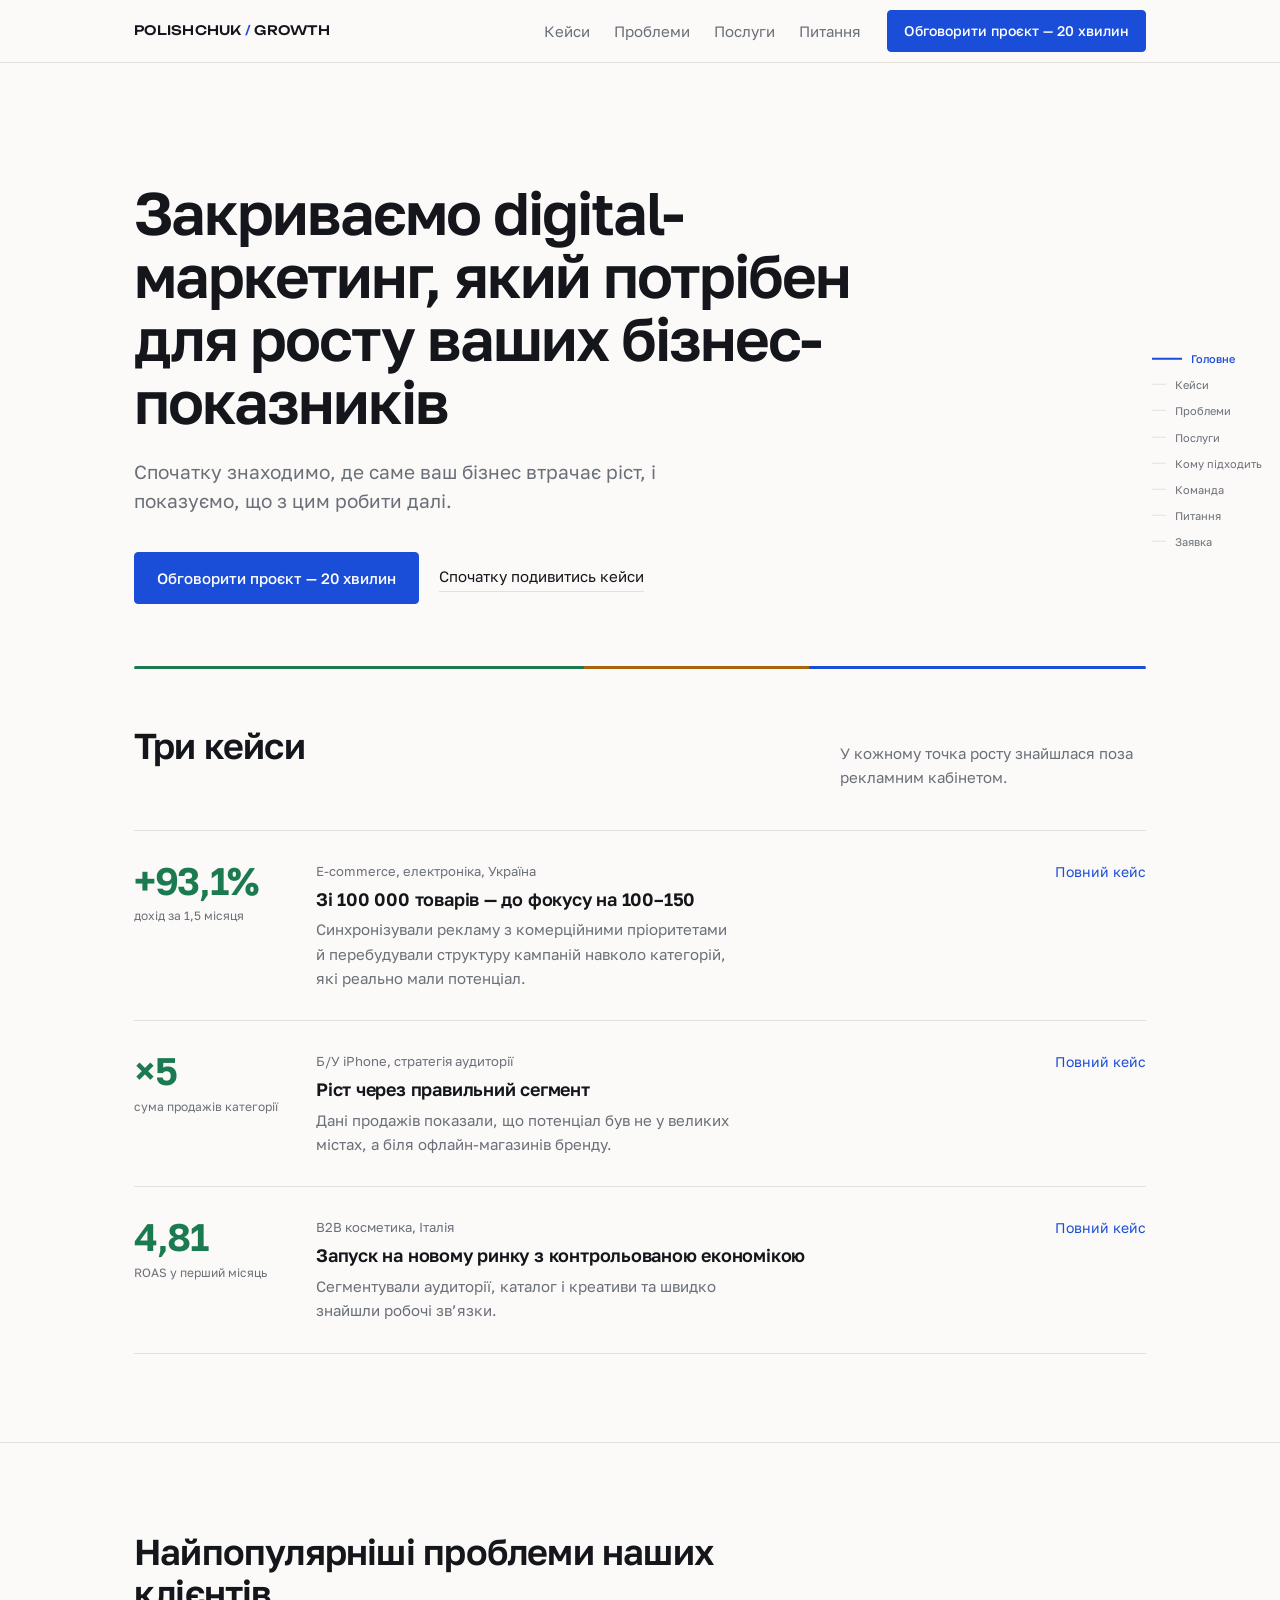
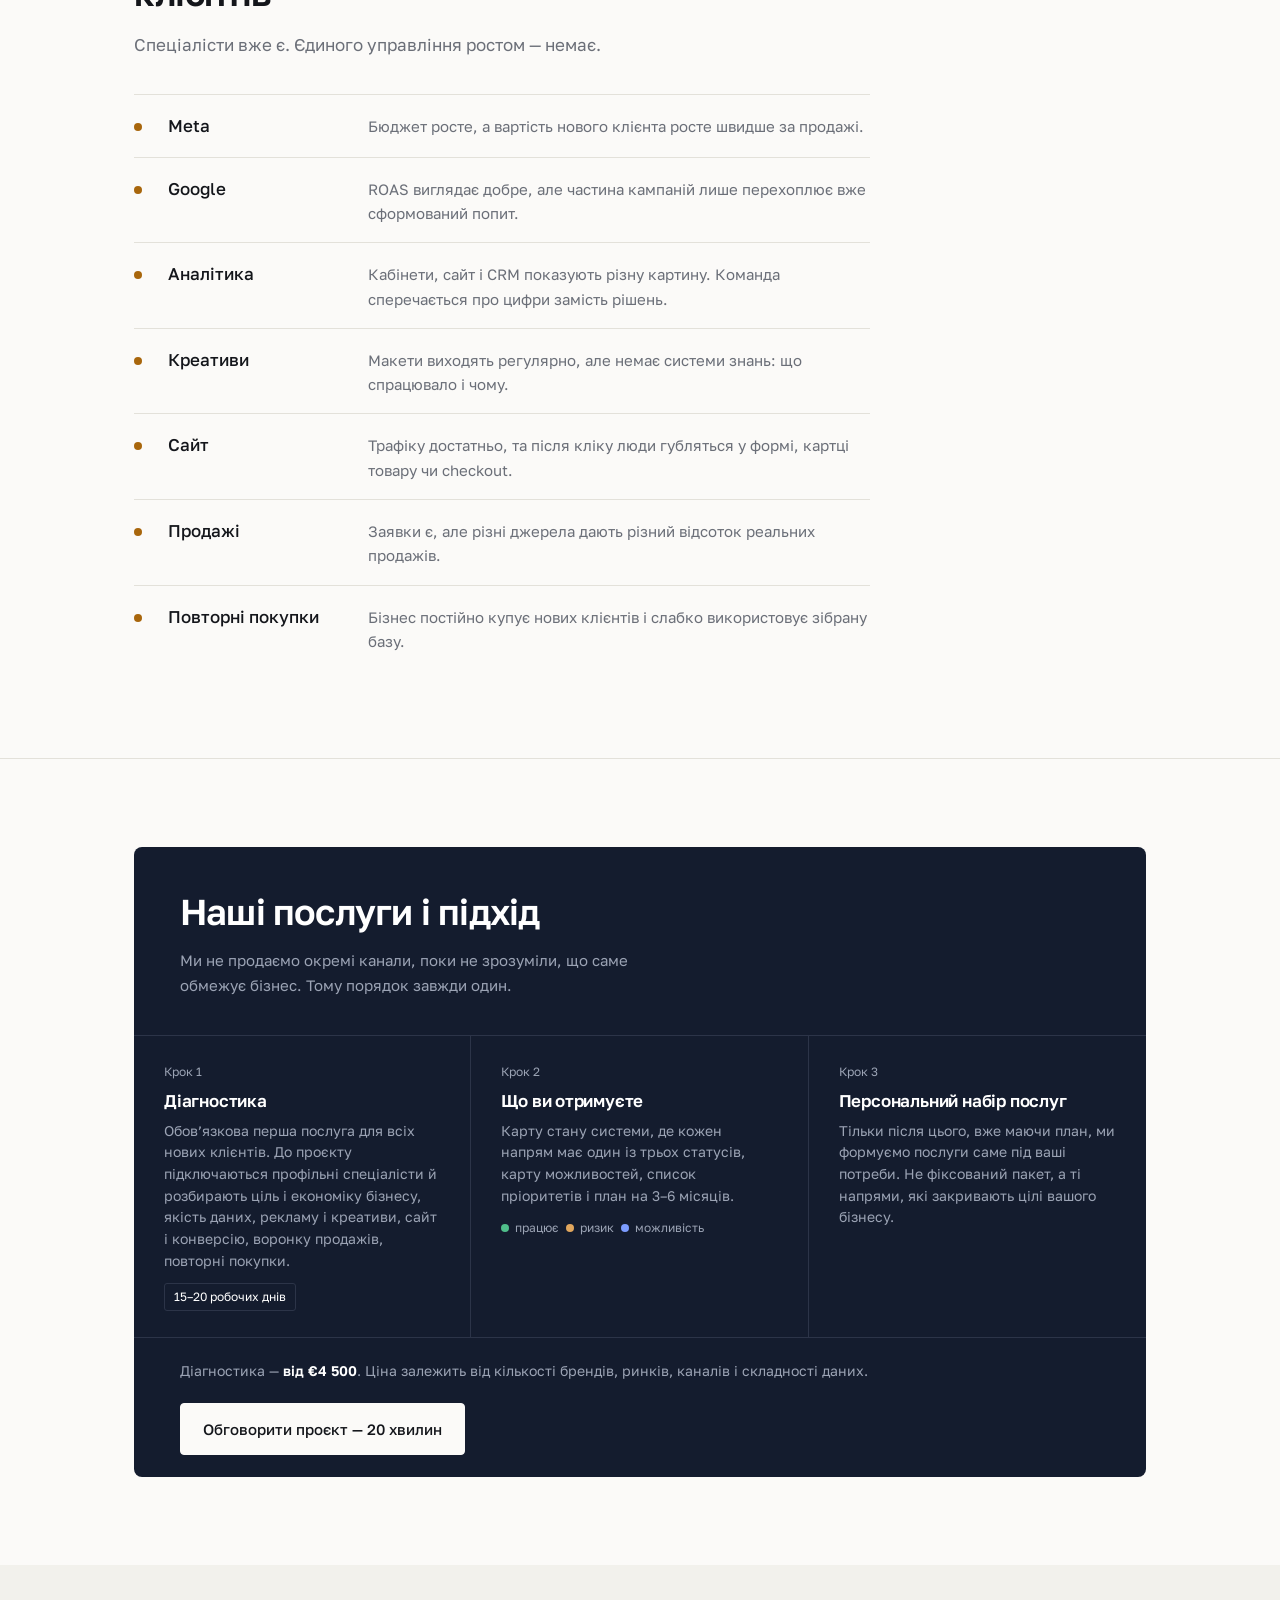
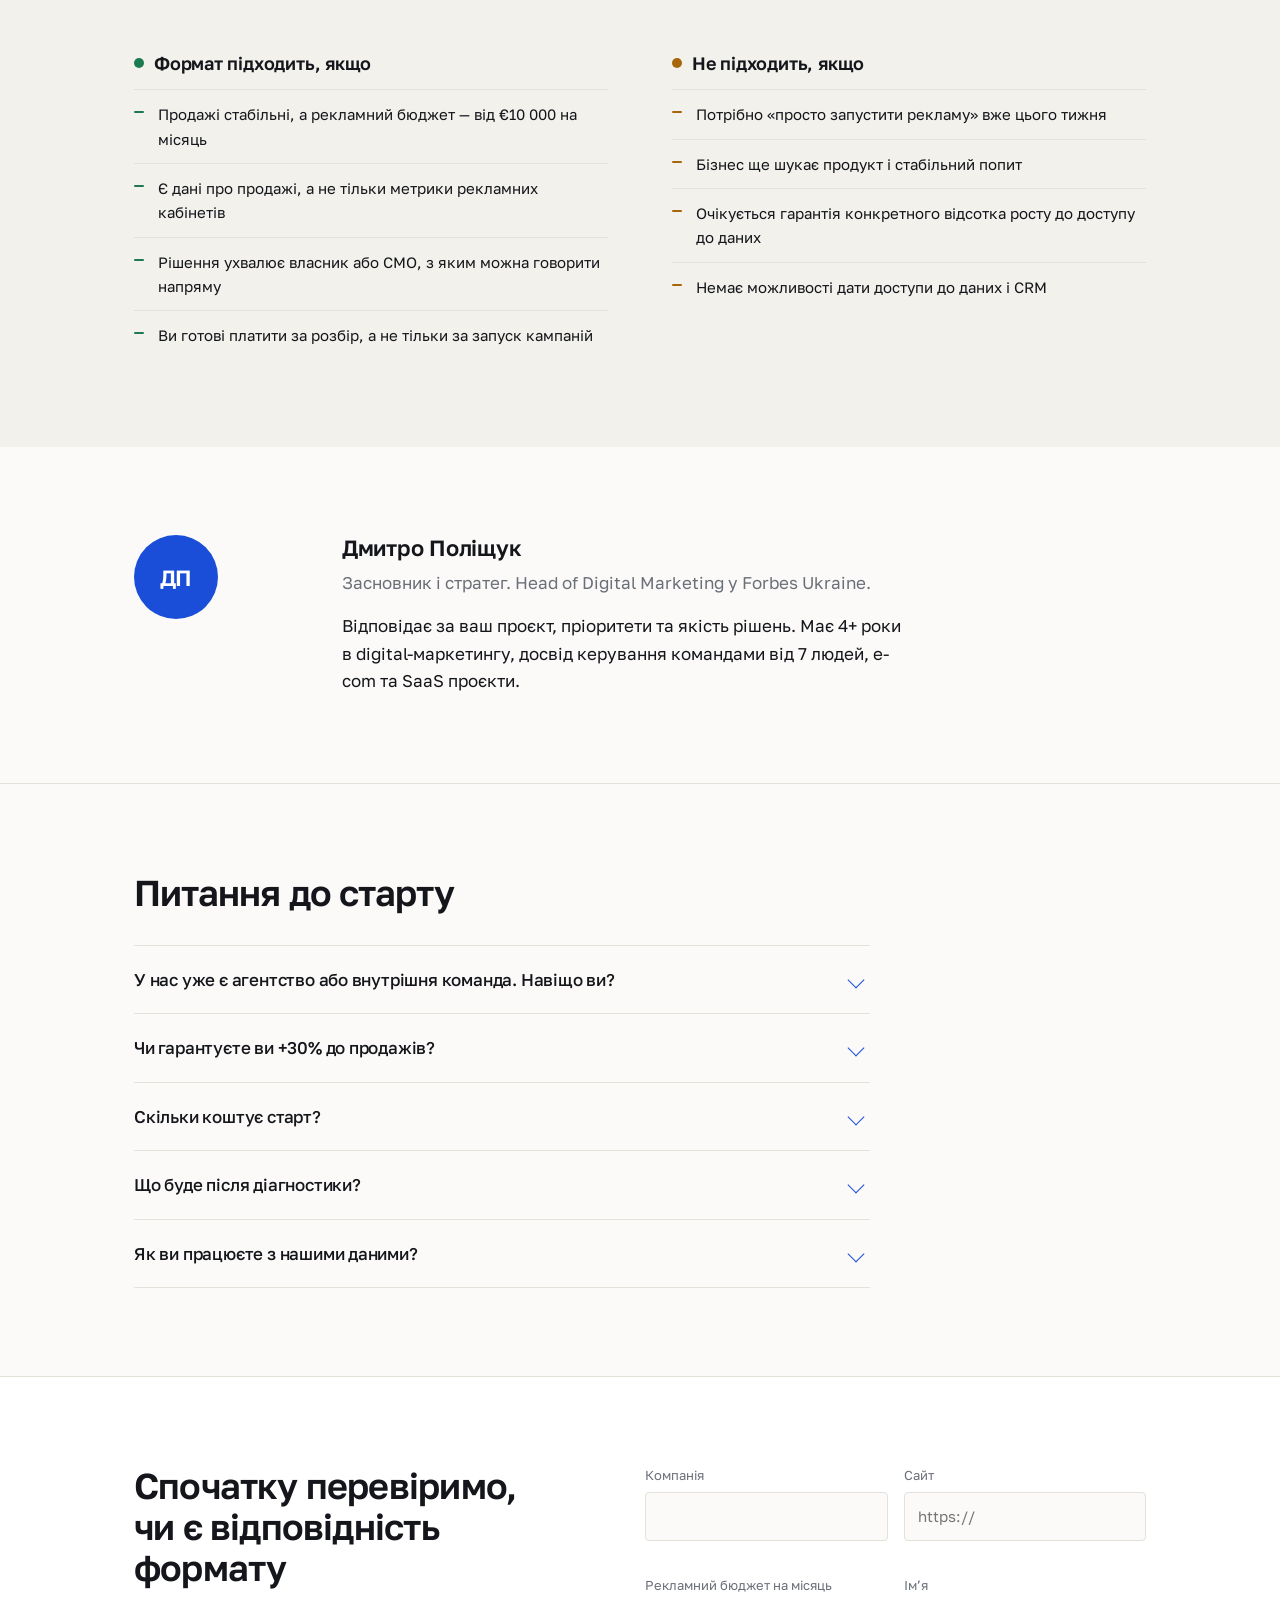
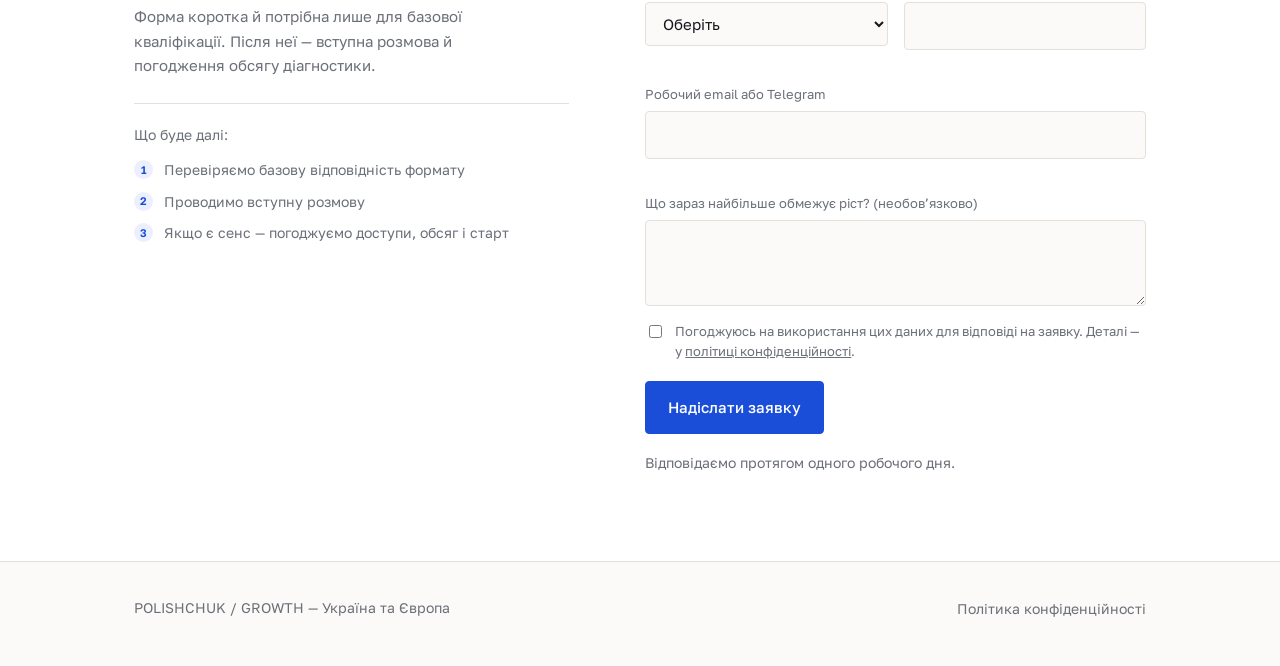
<file: index (3).html>
<!DOCTYPE html>
<html lang="uk">
<head>
<meta charset="utf-8">
<meta name="viewport" content="width=device-width,initial-scale=1">
<title>POLISHCHUK / GROWTH — digital-маркетинг для росту бізнес-показників</title>
<meta name="description" content="Зовнішня performance-команда для бізнесів зі стабільними продажами. Перша послуга — діагностика системи росту за 15–20 робочих днів.">
<meta name="theme-color" content="#FBFAF8">
<meta name="referrer" content="strict-origin-when-cross-origin">
<meta http-equiv="Permissions-Policy" content="camera=(), microphone=(), geolocation=()">

<link rel="canonical" href="https://dimpolischuk2003-cyber.github.io/growth/">
<meta name="robots" content="index,follow,max-image-preview:large">
<meta property="og:type" content="website">
<meta property="og:locale" content="uk_UA">
<meta property="og:title" content="POLISHCHUK / GROWTH — digital-маркетинг для росту бізнес-показників">
<meta property="og:description" content="Спочатку знаходимо, де саме бізнес втрачає ріст, і показуємо, що з цим робити далі. Перша послуга — діагностика.">
<meta property="og:url" content="https://dimpolischuk2003-cyber.github.io/growth/">
<meta name="twitter:card" content="summary_large_image">
<meta name="twitter:title" content="POLISHCHUK / GROWTH">
<meta name="twitter:description" content="Діагностика → персональний набір послуг → масштабування.">

<script type="application/ld+json">
{
  "@context":"https://schema.org",
  "@graph":[
    {
      "@type":"ProfessionalService",
      "@id":"https://dimpolischuk2003-cyber.github.io/growth/#service",
      "name":"POLISHCHUK / GROWTH",
      "url":"https://dimpolischuk2003-cyber.github.io/growth/",
      "description":"Зовнішня performance-команда для бізнесів зі стабільними продажами. Перша послуга — діагностика системи росту.",
      "areaServed":["Ukraine","Europe"],
      "founder":{"@type":"Person","name":"Дмитро Поліщук","jobTitle":"Founder & Growth Strategist"}
    },
    {
      "@type":"WebSite",
      "@id":"https://dimpolischuk2003-cyber.github.io/growth/#website",
      "url":"https://dimpolischuk2003-cyber.github.io/growth/",
      "name":"POLISHCHUK / GROWTH",
      "inLanguage":"uk"
    }
  ]
}
</script>
<script type="application/ld+json">
{"@context":"https://schema.org","@type":"FAQPage","mainEntity":[
{"@type":"Question","name":"У нас уже є агентство або внутрішня команда. Навіщо ви?","acceptedAnswer":{"@type":"Answer","text":"Ми не обов’язково замінюємо чинну команду. Наша роль може бути у пошуку розривів між функціями та об’єднанні потрібних компетенцій навколо одного плану росту."}},
{"@type":"Question","name":"Чи гарантуєте ви +30% до продажів?","acceptedAnswer":{"@type":"Answer","text":"Ні. До доступу до даних і діагностики ми не обіцяємо конкретний результат."}},
{"@type":"Question","name":"Скільки коштує старт?","acceptedAnswer":{"@type":"Answer","text":"Діагностика системи росту — від €4 500. Підсумкова ціна залежить від кількості брендів, ринків, каналів і складності даних."}},
{"@type":"Question","name":"Що буде після діагностики?","acceptedAnswer":{"@type":"Answer","text":"Після кожного етапу є точка рішення. Ми формуємо персональний набір послуг під план і продовжуємо тільки тоді, коли для цього є сенс."}},
{"@type":"Question","name":"Як ви працюєте з нашими даними?","acceptedAnswer":{"@type":"Answer","text":"Доступи — тільки необхідні для задачі. Дані не використовуються як публічний кейс без погодження."}}
]}
</script>

<link rel="preconnect" href="https://fonts.googleapis.com">
<link rel="preconnect" href="https://fonts.gstatic.com" crossorigin>
<link href="https://fonts.googleapis.com/css2?family=Golos+Text:wght@400;500;600;700&family=Unbounded:wght@500&display=swap" rel="stylesheet">

<style>
/* ============================================================
   POLISHCHUK / GROWTH
   Кольорова система — три статуси діагностики:
   green — що працює · amber — де ризик · blue — можливість і дія
   navy  — тло блоку послуг (єдиний темний акцент на сторінці)
   ============================================================ */
:root{
  --paper:#FBFAF8;
  --band:#F2F1EC;
  --surface:#FFFFFF;
  --ink:#14161B;
  --muted:#6B6F78;
  --rule:#E3E1DA;

  --navy:#141C2E;
  --navy-rule:#2C3448;
  --navy-muted:#9BA3B4;

  --blue:#1B4ED8;
  --blue-soft:#ECF0FE;
  --green:#1B7A4F;
  --green-soft:#E8F4ED;
  --amber:#A8660C;
  --amber-soft:#FAF0E0;

  --on-accent:#FFFFFF;
  --measure:38rem;
}
@media (prefers-color-scheme: dark){
  :root:not([data-theme="light"]){
    --paper:#111216;--band:#181A1F;--surface:#1A1C22;--ink:#ECEBE6;--muted:#989CA5;--rule:#2C2E35;
    --navy:#0D131F;--navy-rule:#252D3E;--navy-muted:#8F97A8;
    --blue:#8AA7FF;--blue-soft:#1A2038;--green:#5FC895;--green-soft:#14251D;--amber:#E3A759;--amber-soft:#2A2013;
    --on-accent:#0E1016;
  }
}
:root[data-theme="dark"]{
  --paper:#111216;--band:#181A1F;--surface:#1A1C22;--ink:#ECEBE6;--muted:#989CA5;--rule:#2C2E35;
  --navy:#0D131F;--navy-rule:#252D3E;--navy-muted:#8F97A8;
  --blue:#8AA7FF;--blue-soft:#1A2038;--green:#5FC895;--green-soft:#14251D;--amber:#E3A759;--amber-soft:#2A2013;
  --on-accent:#0E1016;
}

*{box-sizing:border-box}
html{-webkit-text-size-adjust:100%;scroll-behavior:smooth}
@media (prefers-reduced-motion:reduce){html{scroll-behavior:auto}}
body{
  margin:0;background:var(--paper);color:var(--ink);
  font-family:"Golos Text","Helvetica Neue",Arial,sans-serif;
  font-size:17px;line-height:1.62;font-weight:400;-webkit-font-smoothing:antialiased;
}
img{max-width:100%;height:auto}

h1,h2,h3{margin:0;font-weight:600;letter-spacing:-0.022em;line-height:1.14}
h1{font-size:clamp(2.1rem,5vw,3.75rem);line-height:1.05;letter-spacing:-0.033em}
h2{font-size:clamp(1.6rem,3.2vw,2.25rem)}
h3{font-size:1.125rem;letter-spacing:-0.012em}
p{margin:0}
a{color:inherit}

.wrap{width:100%;max-width:1060px;margin:0 auto;padding:0 24px}
.measure{max-width:var(--measure)}
.band{padding:88px 0;border-top:1px solid var(--rule)}
.band-plain{padding:88px 0}
section[id]{scroll-margin-top:80px}
@media (max-width:700px){.band,.band-plain{padding:58px 0}body{font-size:16px}}

.lede{color:var(--muted)}
.small{font-size:.875rem;color:var(--muted);line-height:1.55}

a:focus-visible,button:focus-visible,input:focus-visible,select:focus-visible,textarea:focus-visible,summary:focus-visible{
  outline:2px solid var(--blue);outline-offset:3px;border-radius:3px;
}
.skip{position:absolute;left:-9999px}
.skip:focus{left:12px;top:12px;z-index:99;background:var(--blue);color:var(--on-accent);padding:10px 16px;border-radius:4px}

/* ---------- nav ---------- */
.nav{position:sticky;top:0;z-index:40;background:color-mix(in srgb,var(--paper) 90%,transparent);backdrop-filter:blur(10px);border-bottom:1px solid var(--rule)}
.nav-in{display:flex;align-items:center;gap:26px;height:62px}
.mark{font-family:"Unbounded","Golos Text",sans-serif;font-weight:500;font-size:.8125rem;letter-spacing:.02em;text-decoration:none;margin-right:auto;white-space:nowrap}
.mark i{font-style:normal;color:var(--blue)}
.nav-links{display:flex;gap:24px}
.nav-links a{color:var(--muted);text-decoration:none;font-size:.9375rem}
.nav-links a:hover{color:var(--ink)}
@media (max-width:860px){.nav-links{display:none}}

/* ---------- бічна лінія-провідник ---------- */
.rail{
  position:fixed;right:18px;top:50%;transform:translateY(-50%);
  z-index:30;display:none;flex-direction:column;gap:1px;
}
@media (min-width:1280px){.rail{display:flex}}
.rail a{
  display:flex;align-items:center;gap:9px;padding:6px 0;
  text-decoration:none;font-size:.6875rem;line-height:1.2;color:var(--muted);
  white-space:nowrap;transition:color .2s ease;
}
.rail a:hover{color:var(--ink)}
.rail i{display:block;width:14px;height:1px;background:var(--rule);flex:0 0 auto;transition:width .2s ease,background .2s ease,height .2s ease}
.rail a:hover i{background:var(--muted)}
.rail a[aria-current="true"]{color:var(--blue);font-weight:500}
.rail a[aria-current="true"] i{width:30px;height:2px;background:var(--blue)}
@media (prefers-reduced-motion:reduce){.rail a,.rail i{transition:none}}

/* ---------- buttons ---------- */
.btn{display:inline-flex;align-items:center;justify-content:center;padding:13px 22px;border-radius:4px;
  border:1px solid transparent;font:inherit;font-weight:500;font-size:.9375rem;text-decoration:none;cursor:pointer}
.btn-primary{background:var(--blue);color:var(--on-accent);border-color:var(--blue)}
.btn-primary:hover{filter:brightness(1.08)}
.btn-sm{padding:9px 16px;font-size:.875rem}
.btn-light{background:var(--paper);color:var(--ink);border-color:var(--paper)}
@media (max-width:760px){.nb-long{display:none}}

/* ---------- hero ---------- */
.hero{padding:clamp(66px,10vw,118px) 0 0}
.hero h1{max-width:19ch}
.hero-lede{margin-top:24px;max-width:44ch;font-size:clamp(1.0625rem,1.6vw,1.1875rem);color:var(--muted);line-height:1.55}
.hero-act{margin-top:36px;display:flex;align-items:center;gap:20px;flex-wrap:wrap}
.textlink{color:var(--ink);text-decoration:none;border-bottom:1px solid var(--rule);padding-bottom:2px;font-size:.9375rem}
.textlink:hover{border-color:var(--blue);color:var(--blue)}

.statusbar{margin-top:62px;height:3px;display:flex;border-radius:2px;overflow:hidden}
.statusbar i{display:block;height:100%}
.statusbar i:nth-child(1){flex:4;background:var(--green)}
.statusbar i:nth-child(2){flex:2;background:var(--amber)}
.statusbar i:nth-child(3){flex:3;background:var(--blue)}

/* ---------- section head ---------- */
.sec-head{display:flex;justify-content:space-between;align-items:baseline;gap:24px;flex-wrap:wrap;margin-bottom:40px}
.sec-head p{max-width:34ch;color:var(--muted);font-size:.9375rem}

/* ---------- cases ---------- */
.case{display:grid;grid-template-columns:minmax(0,150px) minmax(0,1fr) auto;gap:32px;align-items:start;
  padding:30px 0;border-top:1px solid var(--rule)}
.case:last-child{border-bottom:1px solid var(--rule)}
.case-num{font-size:clamp(1.75rem,3.2vw,2.4rem);font-weight:600;letter-spacing:-0.035em;line-height:1;color:var(--green)}
.case-num small{display:block;margin-top:9px;font-size:.75rem;font-weight:400;letter-spacing:0;color:var(--muted);line-height:1.4}
.case-tag{font-size:.8125rem;color:var(--muted);margin-bottom:7px}
.case-body p{margin-top:8px;color:var(--muted);font-size:.9375rem;max-width:46ch}
.case .more{white-space:nowrap;font-size:.875rem;text-decoration:none;color:var(--blue);border-bottom:1px solid transparent;padding-bottom:2px}
.case .more:hover{border-color:var(--blue)}
@media (max-width:760px){.case{grid-template-columns:1fr;gap:14px;padding:26px 0}.case .more{justify-self:start}}

/* ---------- проблеми ---------- */
.gap-list{margin:36px 0 0;padding:0;list-style:none;max-width:46rem}
.gap-list li{display:grid;grid-template-columns:14px minmax(0,180px) minmax(0,1fr);gap:20px;align-items:baseline;
  padding:17px 0;border-top:1px solid var(--rule)}
.gap-list li::before{content:"";width:8px;height:8px;border-radius:50%;background:var(--amber);transform:translateY(-1px)}
.gap-list strong{font-weight:500}
.gap-list span{color:var(--muted);font-size:.9375rem}
@media (max-width:640px){
  .gap-list li{grid-template-columns:14px minmax(0,1fr);gap:12px 14px}
  .gap-list span{grid-column:2}
}

/* ---------- послуги і підхід (темний акцент) ---------- */
.svc{background:var(--navy);color:#F2F3F6;border-radius:8px;overflow:hidden}
.svc h2,.svc h3{color:#fff}
.svc-top{padding:clamp(28px,4vw,44px) clamp(28px,4vw,46px) 0}
.svc-top h2{max-width:18ch}
.svc-top p{margin-top:16px;max-width:52ch;color:var(--navy-muted);font-size:.9375rem}

.steps3{display:grid;grid-template-columns:repeat(3,1fr);gap:0;margin-top:clamp(26px,3.6vw,38px);border-top:1px solid var(--navy-rule)}
.steps3 > div{padding:26px clamp(20px,2.6vw,30px);border-right:1px solid var(--navy-rule)}
.steps3 > div:last-child{border-right:0}
.step-n{font-size:.75rem;color:var(--navy-muted);margin-bottom:10px}
.steps3 h3{font-size:1.0625rem;margin-bottom:9px}
.steps3 p{color:var(--navy-muted);font-size:.875rem;line-height:1.55}
.step-when{display:inline-block;margin-top:12px;font-size:.75rem;color:#fff;border:1px solid var(--navy-rule);border-radius:3px;padding:3px 9px}
@media (max-width:820px){
  .steps3{grid-template-columns:1fr}
  .steps3 > div{border-right:0;border-bottom:1px solid var(--navy-rule)}
  .steps3 > div:last-child{border-bottom:0}
}

.chips{display:flex;gap:7px;flex-wrap:wrap;margin-top:12px}
.chips span{display:inline-flex;align-items:center;gap:6px;font-size:.75rem;color:var(--navy-muted)}
.chips span::before{content:"";width:8px;height:8px;border-radius:50%}
.chips .c-ok::before{background:#4FBE8A}
.chips .c-risk::before{background:#E0A65D}
.chips .c-opp::before{background:#7C9CFF}

.svc-foot{padding:22px clamp(28px,4vw,46px);border-top:1px solid var(--navy-rule);
  display:flex;gap:20px;align-items:center;justify-content:space-between;flex-wrap:wrap}
.svc-foot p{font-size:.875rem;color:var(--navy-muted)}
.svc-foot b{color:#fff;font-weight:600}

/* ---------- кому підходить ---------- */
.band-tint{background:var(--band)}
.fit{display:grid;grid-template-columns:1fr 1fr;gap:clamp(28px,5vw,64px)}
.fit h3{display:flex;align-items:center;gap:10px}
.fit h3::before{content:"";width:10px;height:10px;border-radius:50%}
.fit .yes h3::before{background:var(--green)}
.fit .no h3::before{background:var(--amber)}
.fit ul{margin:16px 0 0;padding:0;list-style:none}
.fit li{padding:12px 0 12px 24px;border-top:1px solid var(--rule);font-size:.9375rem;position:relative}
.fit li::before{content:"";position:absolute;left:0;top:21px;width:10px;height:2px;border-radius:1px}
.fit .yes li::before{background:var(--green)}
.fit .no li::before{background:var(--amber)}
@media (max-width:700px){.fit{grid-template-columns:1fr;gap:34px}}

/* ---------- команда ---------- */
.founder{display:grid;grid-template-columns:minmax(0,160px) minmax(0,1fr);gap:clamp(24px,5vw,48px);align-items:start}
.ava{width:84px;height:84px;border-radius:50%;background:var(--blue);color:var(--on-accent);
  display:flex;align-items:center;justify-content:center;font-weight:600;font-size:1.375rem;letter-spacing:-0.02em}
@media (max-width:700px){.founder{grid-template-columns:1fr;gap:20px}}

/* ---------- faq ---------- */
.faq{max-width:46rem}
.faq details{border-top:1px solid var(--rule)}
.faq details:last-of-type{border-bottom:1px solid var(--rule)}
.faq summary{list-style:none;cursor:pointer;padding:20px 40px 20px 0;position:relative;font-weight:500;font-size:1.0625rem;letter-spacing:-0.012em}
.faq summary::-webkit-details-marker{display:none}
.faq summary::after{content:"";position:absolute;right:8px;top:28px;width:11px;height:11px;
  border-right:1.5px solid var(--blue);border-bottom:1.5px solid var(--blue);transform:rotate(45deg);transition:transform .18s ease}
.faq details[open] summary::after{transform:rotate(225deg);top:32px}
.faq details[open] summary{color:var(--blue)}
.faq .ans{padding:0 8% 22px 0;color:var(--muted);font-size:.9375rem}

/* ---------- форма ---------- */
.form-sec{background:var(--surface);border-top:1px solid var(--rule)}
.form-grid{display:grid;grid-template-columns:minmax(0,1fr) minmax(0,1.15fr);gap:clamp(32px,6vw,76px);align-items:start}
@media (max-width:860px){.form-grid{grid-template-columns:1fr;gap:38px}}
.form-copy h2{max-width:17ch}
.form-copy > p{margin-top:16px;color:var(--muted);font-size:.9375rem;max-width:40ch}
.steps{margin-top:26px;padding:20px 0 0;border-top:1px solid var(--rule);font-size:.875rem;color:var(--muted)}
.steps ol{margin:12px 0 0;padding:0;list-style:none;counter-reset:s}
.steps li{counter-increment:s;position:relative;padding-left:30px;margin-bottom:9px}
.steps li::before{content:counter(s);position:absolute;left:0;top:1px;width:19px;height:19px;border-radius:50%;
  background:var(--blue-soft);color:var(--blue);font-size:.6875rem;font-weight:600;display:flex;align-items:center;justify-content:center}

.fields{display:grid;grid-template-columns:1fr 1fr;gap:16px}
.f{display:flex;flex-direction:column;gap:6px}
.f.full{grid-column:1/-1}
.f label{font-size:.8125rem;color:var(--muted)}
.f input,.f select,.f textarea{font:inherit;font-size:.9375rem;color:var(--ink);background:var(--paper);
  border:1px solid var(--rule);border-radius:4px;padding:11px 13px;width:100%}
.f input:focus,.f select:focus,.f textarea:focus{border-color:var(--blue)}
.f textarea{min-height:86px;resize:vertical}
.f .err{font-size:.75rem;color:var(--amber);min-height:1em}
.f [aria-invalid="true"]{border-color:var(--amber)}
@media (max-width:560px){.fields{grid-template-columns:1fr}}
.consent{grid-column:1/-1;display:flex;gap:10px;align-items:flex-start;font-size:.8125rem;color:var(--muted);line-height:1.5}
.consent input{margin-top:3px;flex:0 0 auto;accent-color:var(--blue)}
.hp{position:absolute;left:-9999px;width:1px;height:1px;opacity:0}
.submit-row{grid-column:1/-1;display:flex;align-items:center;gap:18px;flex-wrap:wrap;margin-top:4px}
.done{border:1px solid var(--green);border-left-width:3px;border-radius:6px;padding:26px;background:var(--green-soft)}
.done b{display:block;font-weight:600;font-size:1.125rem;margin-bottom:8px;letter-spacing:-0.015em}
.done p{color:var(--muted);font-size:.9375rem}

/* ---------- footer ---------- */
.foot{border-top:1px solid var(--rule);padding:32px 0 44px}
.foot-in{display:flex;justify-content:space-between;gap:20px;flex-wrap:wrap;align-items:center}
.foot a{color:var(--muted);text-decoration:none;font-size:.875rem}
.foot a:hover{color:var(--ink)}

@media (prefers-reduced-motion:reduce){*{transition:none!important;animation:none!important}}
</style>
</head>
<body>

<a class="skip" href="#main">Перейти до основного вмісту</a>

<header class="nav">
  <div class="wrap nav-in">
    <a class="mark" href="#top">POLISHCHUK <i>/</i> GROWTH</a>
    <nav class="nav-links" aria-label="Основна навігація">
      <a href="#cases">Кейси</a>
      <a href="#problem">Проблеми</a>
      <a href="#diagnostic">Послуги</a>
      <a href="#faq">Питання</a>
    </nav>
    <a class="btn btn-primary btn-sm" href="#contact">Обговорити проєкт<span class="nb-long">&nbsp;— 20 хвилин</span></a>
  </div>
</header>

<!-- бічна лінія-провідник по блоках сторінки -->
<nav class="rail" id="rail" aria-label="Розділи сторінки">
  <a href="#top"><i></i>Головне</a>
  <a href="#cases"><i></i>Кейси</a>
  <a href="#problem"><i></i>Проблеми</a>
  <a href="#diagnostic"><i></i>Послуги</a>
  <a href="#fit"><i></i>Кому підходить</a>
  <a href="#team"><i></i>Команда</a>
  <a href="#faq"><i></i>Питання</a>
  <a href="#contact"><i></i>Заявка</a>
</nav>

<main id="main">

  <section class="hero" id="top">
    <div class="wrap">
      <h1>Закриваємо digital-маркетинг, який потрібен для росту ваших бізнес-показників</h1>
      <p class="hero-lede">Спочатку знаходимо, де саме ваш бізнес втрачає ріст, і показуємо, що з цим робити далі.</p>
      <div class="hero-act">
        <a class="btn btn-primary" href="#contact">Обговорити проєкт — 20 хвилин</a>
        <a class="textlink" href="#cases">Спочатку подивитись кейси</a>
      </div>
      <div class="statusbar" aria-hidden="true"><i></i><i></i><i></i></div>
    </div>
  </section>

  <section class="band-plain" id="cases" style="padding-top:56px">
    <div class="wrap">
      <div class="sec-head">
        <h2>Три кейси</h2>
        <p>У кожному точка росту знайшлася поза рекламним кабінетом.</p>
      </div>

      <article class="case">
        <div class="case-num">+93,1%<small>дохід за 1,5 місяця</small></div>
        <div class="case-body">
          <div class="case-tag">E-commerce, електроніка, Україна</div>
          <h3>Зі 100 000 товарів — до фокусу на 100–150</h3>
          <p>Синхронізували рекламу з комерційними пріоритетами й перебудували структуру кампаній навколо категорій, які реально мали потенціал.</p>
        </div>
        <a class="more" href="cases/zhuk.html">Повний кейс</a>
      </article>

      <article class="case">
        <div class="case-num">×5<small>сума продажів категорії</small></div>
        <div class="case-body">
          <div class="case-tag">Б/У iPhone, стратегія аудиторії</div>
          <h3>Ріст через правильний сегмент</h3>
          <p>Дані продажів показали, що потенціал був не у великих містах, а біля офлайн-магазинів бренду.</p>
        </div>
        <a class="more" href="cases/iphone.html">Повний кейс</a>
      </article>

      <article class="case">
        <div class="case-num">4,81<small>ROAS у перший місяць</small></div>
        <div class="case-body">
          <div class="case-tag">B2B косметика, Італія</div>
          <h3>Запуск на новому ринку з контрольованою економікою</h3>
          <p>Сегментували аудиторії, каталог і креативи та швидко знайшли робочі зв’язки.</p>
        </div>
        <a class="more" href="cases/italy.html">Повний кейс</a>
      </article>
    </div>
  </section>

  <section class="band" id="problem">
    <div class="wrap">
      <div class="measure">
        <h2>Найпопулярніші проблеми наших клієнтів</h2>
        <p class="lede" style="margin-top:18px;font-size:1.0625rem">Спеціалісти вже є. Єдиного управління ростом — немає.</p>
      </div>
      <ul class="gap-list">
        <li><strong>Meta</strong><span>Бюджет росте, а вартість нового клієнта росте швидше за продажі.</span></li>
        <li><strong>Google</strong><span>ROAS виглядає добре, але частина кампаній лише перехоплює вже сформований попит.</span></li>
        <li><strong>Аналітика</strong><span>Кабінети, сайт і CRM показують різну картину. Команда сперечається про цифри замість рішень.</span></li>
        <li><strong>Креативи</strong><span>Макети виходять регулярно, але немає системи знань: що спрацювало і чому.</span></li>
        <li><strong>Сайт</strong><span>Трафіку достатньо, та після кліку люди губляться у формі, картці товару чи checkout.</span></li>
        <li><strong>Продажі</strong><span>Заявки є, але різні джерела дають різний відсоток реальних продажів.</span></li>
        <li><strong>Повторні покупки</strong><span>Бізнес постійно купує нових клієнтів і слабко використовує зібрану базу.</span></li>
      </ul>
    </div>
  </section>

  <section class="band" id="diagnostic">
    <div class="wrap">
      <div class="svc">

        <div class="svc-top">
          <h2>Наші послуги і підхід</h2>
          <p>Ми не продаємо окремі канали, поки не зрозуміли, що саме обмежує бізнес. Тому порядок завжди один.</p>
        </div>

        <div class="steps3">
          <div>
            <div class="step-n">Крок 1</div>
            <h3>Діагностика</h3>
            <p>Обов’язкова перша послуга для всіх нових клієнтів. До проєкту підключаються профільні спеціалісти й розбирають ціль і економіку бізнесу, якість даних, рекламу і креативи, сайт і конверсію, воронку продажів, повторні покупки.</p>
            <span class="step-when">15–20 робочих днів</span>
          </div>
          <div>
            <div class="step-n">Крок 2</div>
            <h3>Що ви отримуєте</h3>
            <p>Карту стану системи, де кожен напрям має один із трьох статусів, карту можливостей, список пріоритетів і план на 3–6 місяців.</p>
            <div class="chips">
              <span class="c-ok">працює</span>
              <span class="c-risk">ризик</span>
              <span class="c-opp">можливість</span>
            </div>
          </div>
          <div>
            <div class="step-n">Крок 3</div>
            <h3>Персональний набір послуг</h3>
            <p>Тільки після цього, вже маючи план, ми формуємо послуги саме під ваші потреби. Не фіксований пакет, а ті напрями, які закривають цілі вашого бізнесу.</p>
          </div>
        </div>

        <div class="svc-foot">
          <p>Діагностика — <b>від €4 500</b>. Ціна залежить від кількості брендів, ринків, каналів і складності даних.</p>
          <a class="btn btn-light" href="#contact">Обговорити проєкт — 20 хвилин</a>
        </div>

      </div>
    </div>
  </section>

  <section class="band-plain band-tint" id="fit">
    <div class="wrap">
      <div class="fit">
        <div class="yes">
          <h3>Формат підходить, якщо</h3>
          <ul>
            <li>Продажі стабільні, а рекламний бюджет — від €10 000 на місяць</li>
            <li>Є дані про продажі, а не тільки метрики рекламних кабінетів</li>
            <li>Рішення ухвалює власник або CMO, з яким можна говорити напряму</li>
            <li>Ви готові платити за розбір, а не тільки за запуск кампаній</li>
          </ul>
        </div>
        <div class="no">
          <h3>Не підходить, якщо</h3>
          <ul>
            <li>Потрібно «просто запустити рекламу» вже цього тижня</li>
            <li>Бізнес ще шукає продукт і стабільний попит</li>
            <li>Очікується гарантія конкретного відсотка росту до доступу до даних</li>
            <li>Немає можливості дати доступи до даних і CRM</li>
          </ul>
        </div>
      </div>
    </div>
  </section>

  <section class="band-plain" id="team">
    <div class="wrap">
      <div class="founder">
        <div><div class="ava" aria-hidden="true">ДП</div></div>
        <div>
          <h3 style="font-size:1.375rem">Дмитро Поліщук</h3>
          <p class="lede" style="margin-top:8px">Засновник і стратег. Head of Digital Marketing у Forbes Ukraine.</p>
          <p style="margin-top:16px;max-width:52ch">Відповідає за ваш проєкт, пріоритети та якість рішень. Має 4+ роки в digital-маркетингу, досвід керування командами від 7 людей, e-com та SaaS проєкти.</p>
        </div>
      </div>
    </div>
  </section>

  <section class="band" id="faq">
    <div class="wrap">
      <h2 style="margin-bottom:32px">Питання до старту</h2>
      <div class="faq">
        <details>
          <summary>У нас уже є агентство або внутрішня команда. Навіщо ви?</summary>
          <div class="ans">Ми не обов’язково замінюємо чинну команду. Наша роль може бути у пошуку розривів між функціями та об’єднанні потрібних компетенцій навколо одного плану росту.</div>
        </details>
        <details>
          <summary>Чи гарантуєте ви +30% до продажів?</summary>
          <div class="ans">Ні. До доступу до даних і діагностики ми не обіцяємо конкретний результат. Результат діагностики — аргументований план рішень на основі ваших даних, а не прогноз.</div>
        </details>
        <details>
          <summary>Скільки коштує старт?</summary>
          <div class="ans">Діагностика системи росту — від €4 500. Підсумкова ціна залежить від кількості брендів, ринків, каналів і складності даних.</div>
        </details>
        <details>
          <summary>Що буде після діагностики?</summary>
          <div class="ans">Ми формуємо персональний набір послуг під отриманий план. Після кожного етапу є точка рішення: продовжуємо тільки тоді, коли для цього є сенс, дані й конкретний наступний крок.</div>
        </details>
        <details>
          <summary>Як ви працюєте з нашими даними?</summary>
          <div class="ans">Доступи — тільки необхідні для задачі. Дані не використовуються як публічний кейс без вашого погодження, скриншоти — лише з дозволом або анонімізовано.</div>
        </details>
      </div>
    </div>
  </section>

  <section class="form-sec band-plain" id="contact">
    <div class="wrap">
      <div class="form-grid">

        <div class="form-copy">
          <h2>Спочатку перевіримо, чи є відповідність формату</h2>
          <p>Форма коротка й потрібна лише для базової кваліфікації. Після неї — вступна розмова й погодження обсягу діагностики.</p>
          <div class="steps">
            Що буде далі:
            <ol>
              <li>Перевіряємо базову відповідність формату</li>
              <li>Проводимо вступну розмову</li>
              <li>Якщо є сенс — погоджуємо доступи, обсяг і старт</li>
            </ol>
          </div>
        </div>

        <div>
          <form id="leadForm" novalidate>
            <div class="fields">
              <div class="f">
                <label for="company">Компанія</label>
                <input id="company" name="company" autocomplete="organization" required>
                <span class="err" id="err-company" aria-live="polite"></span>
              </div>
              <div class="f">
                <label for="site">Сайт</label>
                <input id="site" name="website" type="url" inputmode="url" placeholder="https://" autocomplete="url" required>
                <span class="err" id="err-site" aria-live="polite"></span>
              </div>
              <div class="f">
                <label for="budget">Рекламний бюджет на місяць</label>
                <select id="budget" name="budget" required>
                  <option value="">Оберіть</option>
                  <option value="lt10">до €10 000</option>
                  <option value="10-20">€10–20 000</option>
                  <option value="20-50">€20–50 000</option>
                  <option value="50plus">€50 000+</option>
                </select>
                <span class="err" id="err-budget" aria-live="polite"></span>
              </div>
              <div class="f">
                <label for="name">Ім’я</label>
                <input id="name" name="name" autocomplete="name" required>
                <span class="err" id="err-name" aria-live="polite"></span>
              </div>
              <div class="f full">
                <label for="contact-field">Робочий email або Telegram</label>
                <input id="contact-field" name="contact" autocomplete="email" required>
                <span class="err" id="err-contact" aria-live="polite"></span>
              </div>
              <div class="f full">
                <label for="problem-field">Що зараз найбільше обмежує ріст? (необов’язково)</label>
                <textarea id="problem-field" name="problem"></textarea>
              </div>

              <label class="consent">
                <input type="checkbox" name="consent" id="consent" required>
                <span>Погоджуюсь на використання цих даних для відповіді на заявку. Деталі — у <a href="privacy.html">політиці конфіденційності</a>.</span>
              </label>

              <input class="hp" type="text" name="website_confirm" tabindex="-1" autocomplete="off" aria-hidden="true">
              <input type="hidden" name="utm_source"><input type="hidden" name="utm_medium">
              <input type="hidden" name="utm_campaign"><input type="hidden" name="utm_content">
              <input type="hidden" name="utm_term"><input type="hidden" name="referrer" id="hidRef">
              <input type="hidden" name="landing" id="hidLanding"><input type="hidden" name="submission_id" id="hidSid">

              <div class="submit-row">
                <button class="btn btn-primary" type="submit" id="submitBtn">Надіслати заявку</button>
                <span class="small">Відповідаємо протягом одного робочого дня.</span>
              </div>
            </div>
          </form>

          <div class="done" id="done" hidden>
            <b>Заявку надіслано</b>
            <p>Подивимось дані по компанії й повернемось протягом одного робочого дня. Якщо формат не підійде — напишемо про це прямо й пояснимо чому.</p>
          </div>
        </div>

      </div>
    </div>
  </section>

</main>

<footer class="foot">
  <div class="wrap foot-in">
    <span class="small">POLISHCHUK / GROWTH — Україна та Європа</span>
    <span><a href="privacy.html">Політика конфіденційності</a></span>
  </div>
</footer>

<script>
/* ============================================================
   НАЛАШТУВАННЯ: адреса обробника заявок.
   Порожній рядок = форма лише показує екран успіху (без відправки).
   ============================================================ */
var LEAD_ENDPOINT = '';

/* ---------- бічна лінія: підсвічує поточний блок ---------- */
(function(){
  var rail = document.getElementById('rail');
  if(!rail) return;
  var links = Array.prototype.slice.call(rail.querySelectorAll('a'));
  var targets = links.map(function(a){
    return document.querySelector(a.getAttribute('href'));
  });
  var ticking = false;

  function update(){
    ticking = false;
    var line = window.scrollY + 140;          // лінія зчитування трохи нижче шапки
    var active = 0;
    for(var i = 0; i < targets.length; i++){
      if(targets[i] && targets[i].offsetTop <= line) active = i;
    }
    /* якщо доскролили до кінця — підсвічуємо останній пункт */
    if(window.innerHeight + window.scrollY >= document.body.scrollHeight - 4){
      active = targets.length - 1;
    }
    links.forEach(function(a, i){
      if(i === active) a.setAttribute('aria-current','true');
      else a.removeAttribute('aria-current');
    });
  }

  function onScroll(){
    if(!ticking){ ticking = true; window.requestAnimationFrame(update); }
  }

  window.addEventListener('scroll', onScroll, {passive:true});
  window.addEventListener('resize', onScroll, {passive:true});
  update();
})();

/* ---------- форма ---------- */
(function(){
  var form = document.getElementById('leadForm');
  var done = document.getElementById('done');
  var btn  = document.getElementById('submitBtn');
  if(!form) return;

  try{
    var q = new URLSearchParams(location.search);
    ['utm_source','utm_medium','utm_campaign','utm_content','utm_term'].forEach(function(k){
      var el = form.querySelector('[name="'+k+'"]');
      if(el) el.value = q.get(k) || '';
    });
    document.getElementById('hidRef').value = document.referrer || '';
    document.getElementById('hidLanding').value = location.href;
    document.getElementById('hidSid').value =
      Date.now().toString(36) + Math.random().toString(36).slice(2,8);
  }catch(e){}

  var rules = [
    {id:'company',      err:'err-company', msg:'Вкажіть назву компанії'},
    {id:'site',         err:'err-site',    msg:'Вкажіть адресу сайту'},
    {id:'budget',       err:'err-budget',  msg:'Оберіть діапазон бюджету'},
    {id:'name',         err:'err-name',    msg:'Вкажіть ім’я'},
    {id:'contact-field',err:'err-contact', msg:'Вкажіть email або Telegram'}
  ];

  function clear(el, errEl){
    el.removeAttribute('aria-invalid');
    if(errEl) errEl.textContent = '';
  }

  rules.forEach(function(r){
    var el = document.getElementById(r.id), errEl = document.getElementById(r.err);
    if(!el) return;
    el.addEventListener('input',  function(){ clear(el, errEl); });
    el.addEventListener('change', function(){ clear(el, errEl); });
  });

  function showDone(){
    form.hidden = true;
    done.hidden = false;
    done.setAttribute('tabindex','-1');
    done.focus();
  }

  form.addEventListener('submit', function(e){
    e.preventDefault();

    var hp = form.querySelector('[name="website_confirm"]');
    if(hp && hp.value){ showDone(); return; }

    var firstBad = null;
    rules.forEach(function(r){
      var el = document.getElementById(r.id), errEl = document.getElementById(r.err);
      if(!el) return;
      if(!el.value.trim()){
        el.setAttribute('aria-invalid','true');
        if(errEl) errEl.textContent = r.msg;
        if(!firstBad) firstBad = el;
      } else { clear(el, errEl); }
    });

    var consent = document.getElementById('consent');
    if(consent && !consent.checked && !firstBad) firstBad = consent;

    if(firstBad){ firstBad.focus(); return; }

    if(!LEAD_ENDPOINT){ showDone(); return; }

    btn.disabled = true;
    btn.textContent = 'Надсилаємо…';

    fetch(LEAD_ENDPOINT, { method:'POST', body:new FormData(form) })
      .then(function(r){
        if(!r.ok) throw new Error('bad status');
        showDone();
      })
      .catch(function(){
        btn.disabled = false;
        btn.textContent = 'Надіслати заявку';
        var errEl = document.getElementById('err-contact');
        if(errEl) errEl.textContent = 'Не вдалося надіслати. Спробуйте ще раз або напишіть у Telegram.';
      });
  });
})();
</script>

</body>
</html>
</file>
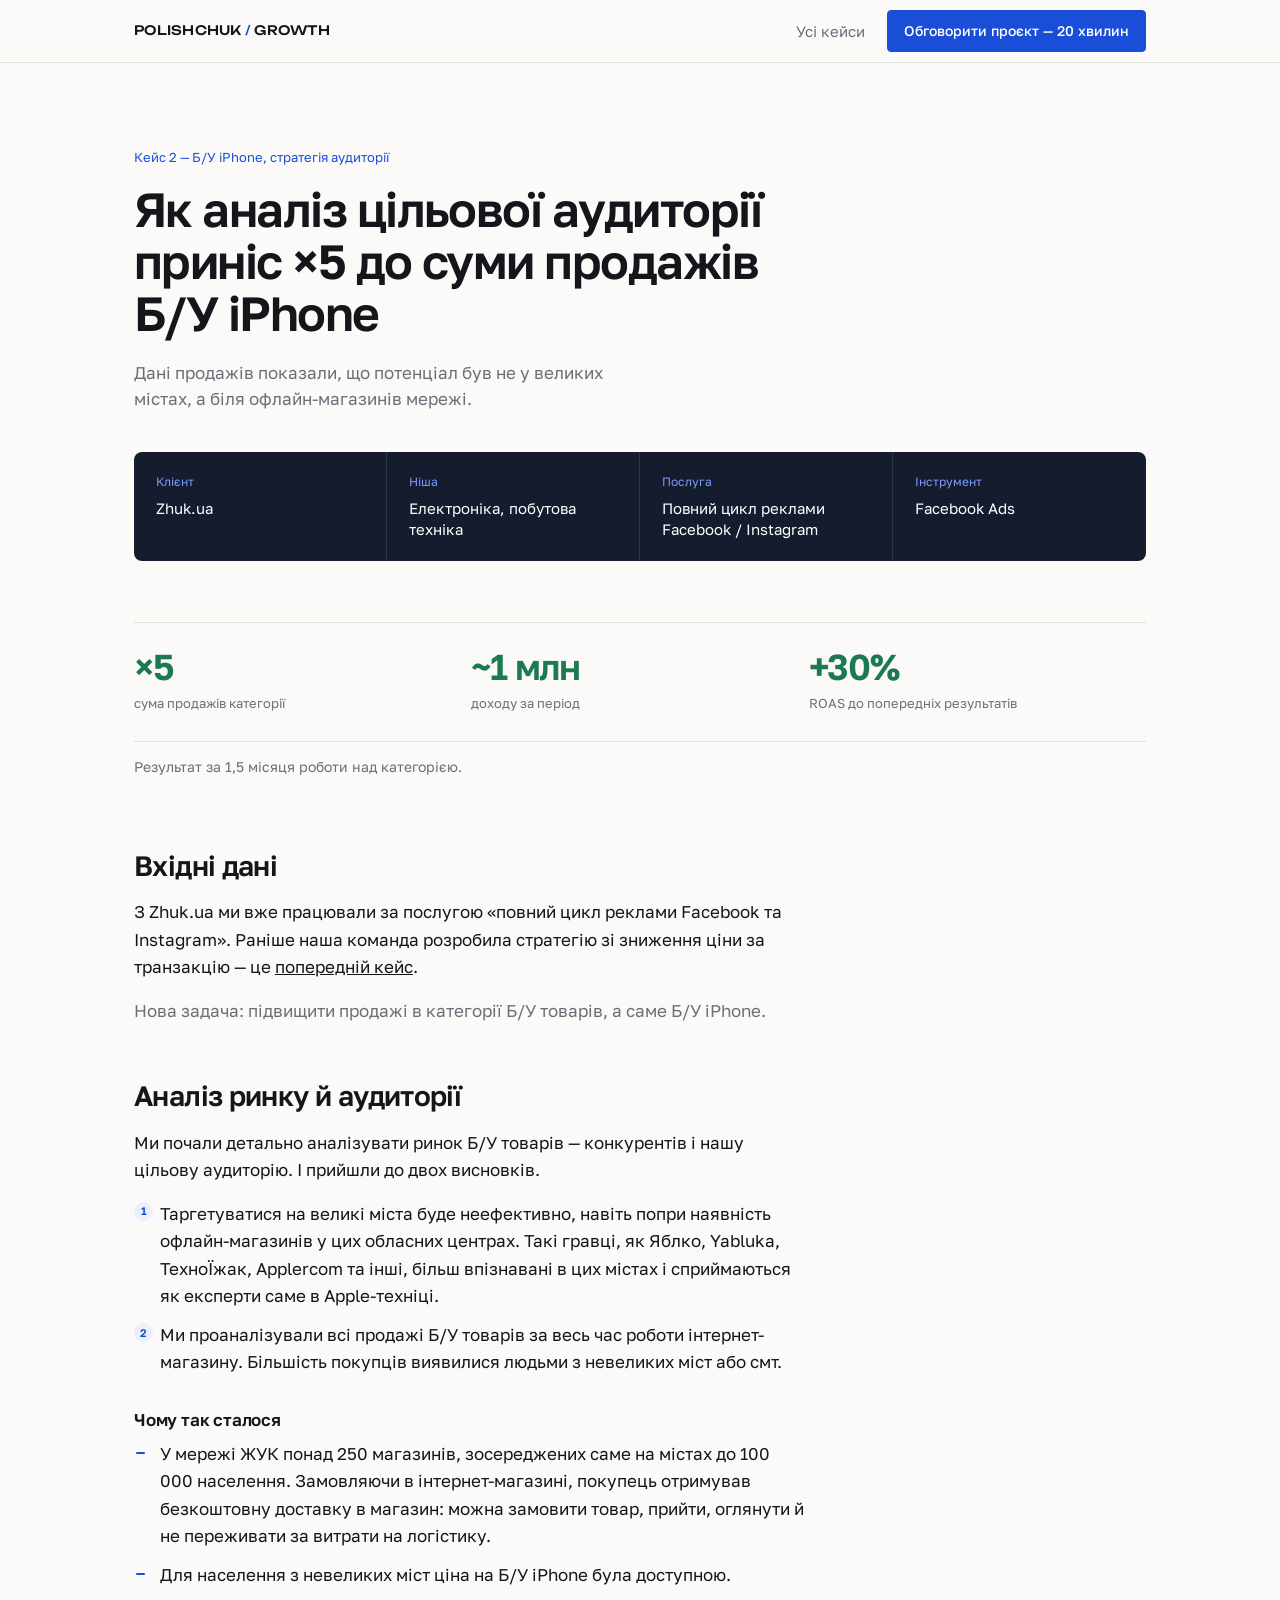
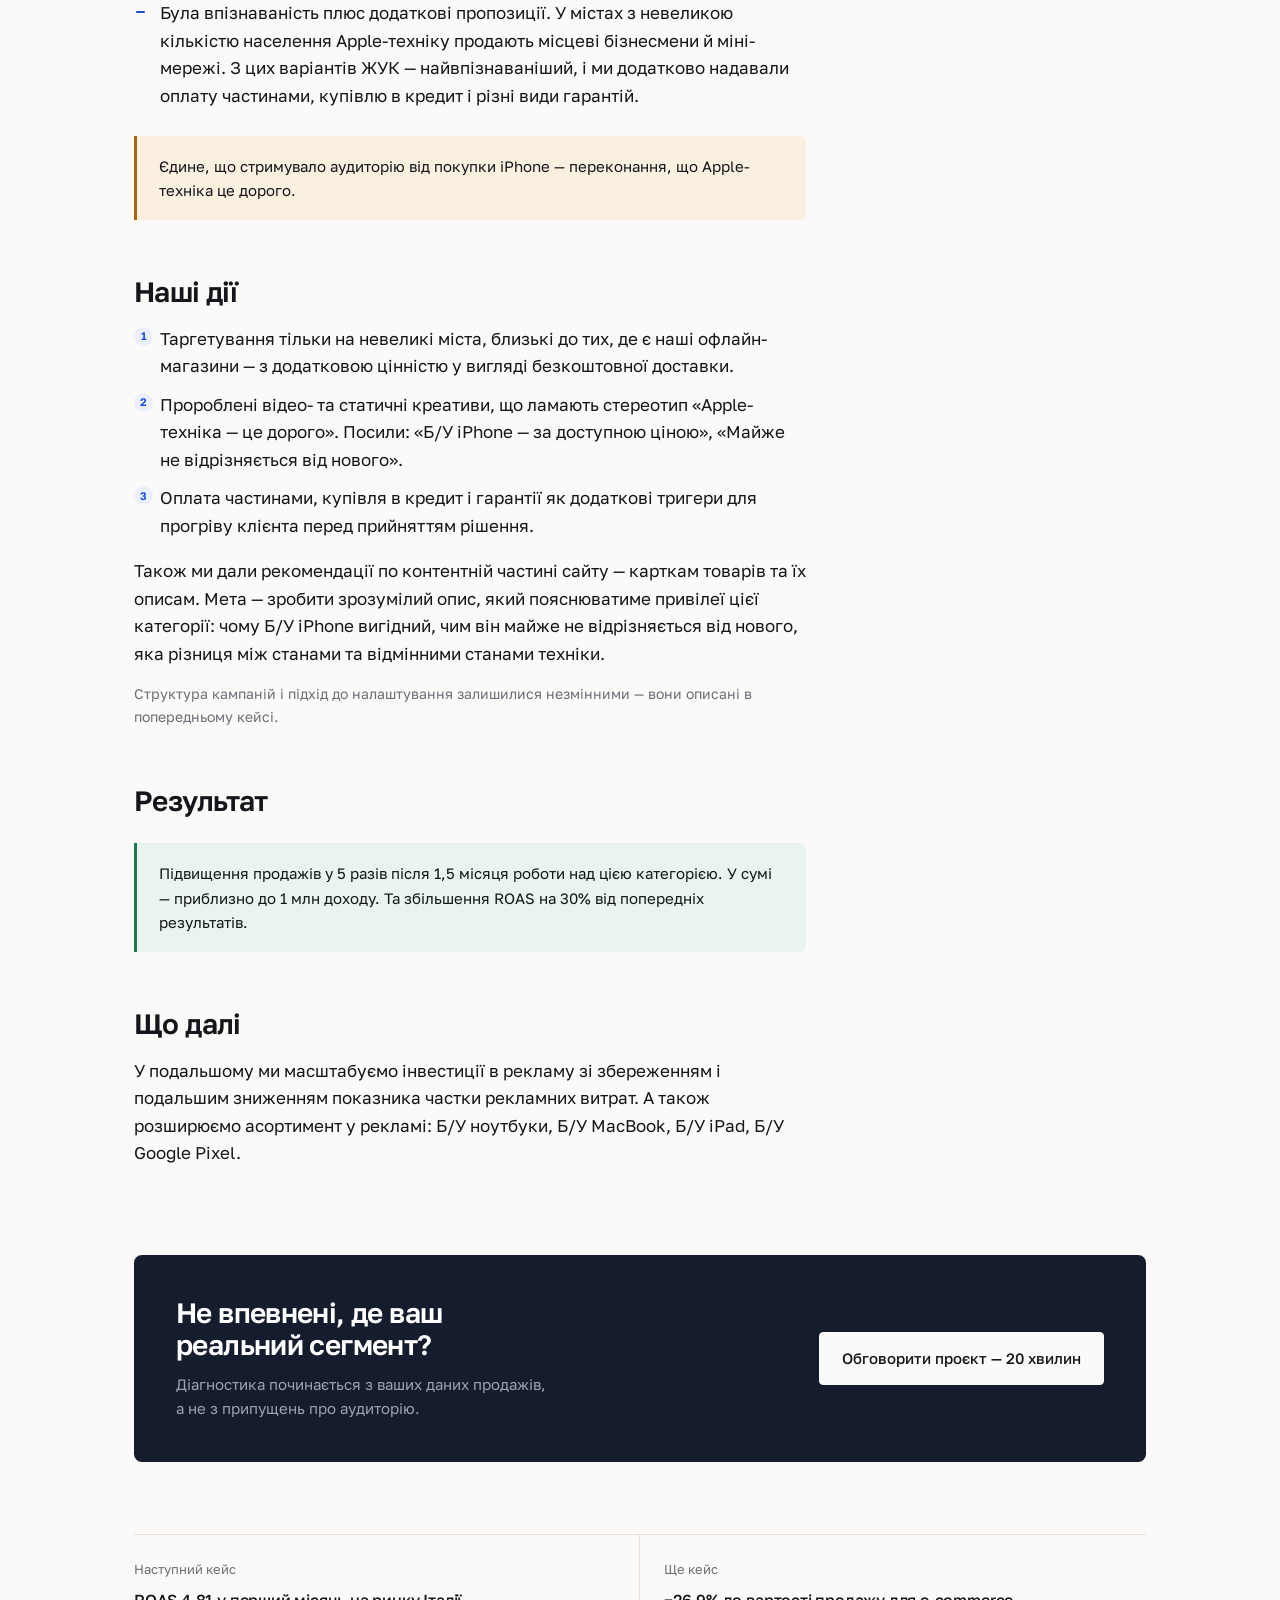
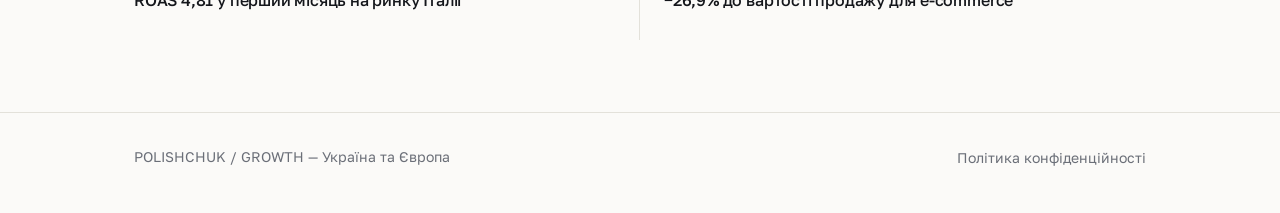
<file: cases/iphone.html>
<!DOCTYPE html>
<html lang="uk">
<head>
<meta charset="utf-8">
<meta name="viewport" content="width=device-width,initial-scale=1">
<title>Zhuk.ua: ×5 до суми продажів Б/У iPhone — POLISHCHUK / GROWTH</title>
<meta name="description" content="Аналіз продажів показав, що покупці Б/У iPhone — не у великих містах. Зміна географії й меседжів дала ×5 до суми продажів категорії.">
<meta name="theme-color" content="#FBFAF8">
<link rel="canonical" href="https://dimpolischuk2003-cyber.github.io/growth/cases/iphone.html">
<meta property="og:type" content="article">
<meta property="og:locale" content="uk_UA">
<meta property="og:title" content="Як аналіз цільової аудиторії приніс ×5 до суми продажів Б/У iPhone">
<meta property="og:description" content="Потенціал був не в обласних центрах, а біля офлайн-магазинів мережі в невеликих містах.">
<meta property="og:url" content="https://dimpolischuk2003-cyber.github.io/growth/cases/iphone.html">
<script type="application/ld+json">
{"@context":"https://schema.org","@type":"Article",
"headline":"Як ефективний аналіз цільової аудиторії приніс ×5 до суми продажів Б/У iPhone",
"description":"Кейс Zhuk.ua: масштабування категорії Б/У товарів через правильний сегмент аудиторії.",
"inLanguage":"uk",
"author":{"@type":"Organization","name":"POLISHCHUK / GROWTH"},
"publisher":{"@type":"Organization","name":"POLISHCHUK / GROWTH"},
"mainEntityOfPage":"https://dimpolischuk2003-cyber.github.io/growth/cases/iphone.html"}
</script>
<link rel="preconnect" href="https://fonts.googleapis.com">
<link rel="preconnect" href="https://fonts.gstatic.com" crossorigin>
<link href="https://fonts.googleapis.com/css2?family=Golos+Text:wght@400;500;600;700&family=Unbounded:wght@500&display=swap" rel="stylesheet">
<link rel="stylesheet" href="../assets/css/case.css">
</head>
<body>

<a class="skip" href="#main">Перейти до основного вмісту</a>

<header class="nav">
  <div class="wrap nav-in">
    <a class="mark" href="../index.html">POLISHCHUK <i>/</i> GROWTH</a>
    <a class="back" href="../index.html#cases">Усі кейси</a>
    <a class="btn btn-primary btn-sm" href="../index.html#contact">Обговорити проєкт<span class="nb-long">&nbsp;— 20 хвилин</span></a>
  </div>
</header>

<main id="main">

  <section class="chero">
    <div class="wrap">
      <div class="eyebrow">Кейс 2 — Б/У iPhone, стратегія аудиторії</div>
      <h1>Як аналіз цільової аудиторії приніс ×5 до суми продажів Б/У iPhone</h1>
      <p class="sub">Дані продажів показали, що потенціал був не у великих містах, а біля офлайн-магазинів мережі.</p>

      <dl class="meta">
        <div><dt>Клієнт</dt><dd>Zhuk.ua</dd></div>
        <div><dt>Ніша</dt><dd>Електроніка, побутова техніка</dd></div>
        <div><dt>Послуга</dt><dd>Повний цикл реклами Facebook / Instagram</dd></div>
        <div><dt>Інструмент</dt><dd>Facebook Ads</dd></div>
      </dl>
    </div>
  </section>

  <section class="band-plain" style="padding-top:44px;padding-bottom:0">
    <div class="wrap">
      <div class="nums">
        <div><b>×5</b><span>сума продажів категорії</span></div>
        <div><b>~1 млн</b><span>доходу за період</span></div>
        <div><b>+30%</b><span>ROAS до попередніх результатів</span></div>
      </div>
      <p class="small" style="margin-top:14px">Результат за 1,5 місяця роботи над категорією.</p>
    </div>
  </section>

  <section class="band-plain">
    <div class="wrap">
      <div class="art narrow">

        <h2>Вхідні дані</h2>
        <p>З Zhuk.ua ми вже працювали за послугою «повний цикл реклами Facebook та Instagram». Раніше наша команда розробила стратегію зі зниження ціни за транзакцію — це <a href="zhuk.html">попередній кейс</a>.</p>
        <p class="lead">Нова задача: підвищити продажі в категорії Б/У товарів, а саме Б/У iPhone.</p>

        <h2>Аналіз ринку й аудиторії</h2>
        <p>Ми почали детально аналізувати ринок Б/У товарів — конкурентів і нашу цільову аудиторію. І прийшли до двох висновків.</p>
        <ol>
          <li>Таргетуватися на великі міста буде неефективно, навіть попри наявність офлайн-магазинів у цих обласних центрах. Такі гравці, як Яблко, Yabluka, ТехноЇжак, Applercom та інші, більш впізнавані в цих містах і сприймаються як експерти саме в Apple-техніці.</li>
          <li>Ми проаналізували всі продажі Б/У товарів за весь час роботи інтернет-магазину. Більшість покупців виявилися людьми з невеликих міст або смт.</li>
        </ol>

        <h3>Чому так сталося</h3>
        <ul>
          <li>У мережі ЖУК понад 250 магазинів, зосереджених саме на містах до 100 000 населення. Замовляючи в інтернет-магазині, покупець отримував безкоштовну доставку в магазин: можна замовити товар, прийти, оглянути й не переживати за витрати на логістику.</li>
          <li>Для населення з невеликих міст ціна на Б/У iPhone була доступною.</li>
          <li>Була впізнаваність плюс додаткові пропозиції. У містах з невеликою кількістю населення Apple-техніку продають місцеві бізнесмени й міні-мережі. З цих варіантів ЖУК — найвпізнаваніший, і ми додатково надавали оплату частинами, купівлю в кредит і різні види гарантій.</li>
        </ul>

        <div class="callout risk">
          <p>Єдине, що стримувало аудиторію від покупки iPhone — переконання, що Apple-техніка це дорого.</p>
        </div>

        <h2>Наші дії</h2>
        <ol>
          <li>Таргетування тільки на невеликі міста, близькі до тих, де є наші офлайн-магазини — з додатковою цінністю у вигляді безкоштовної доставки.</li>
          <li>Пророблені відео- та статичні креативи, що ламають стереотип «Apple-техніка — це дорого». Посили: «Б/У iPhone — за доступною ціною», «Майже не відрізняється від нового».</li>
          <li>Оплата частинами, купівля в кредит і гарантії як додаткові тригери для прогріву клієнта перед прийняттям рішення.</li>
        </ol>
        <p>Також ми дали рекомендації по контентній частині сайту — карткам товарів та їх описам. Мета — зробити зрозумілий опис, який пояснюватиме привілеї цієї категорії: чому Б/У iPhone вигідний, чим він майже не відрізняється від нового, яка різниця між станами та відмінними станами техніки.</p>
        <p class="note">Структура кампаній і підхід до налаштування залишилися незмінними — вони описані в попередньому кейсі.</p>

        <h2>Результат</h2>
        <div class="callout ok">
          <p>Підвищення продажів у 5 разів після 1,5 місяця роботи над цією категорією. У сумі — приблизно до 1 млн доходу. Та збільшення ROAS на 30% від попередніх результатів.</p>
        </div>

        <h2>Що далі</h2>
        <p>У подальшому ми масштабуємо інвестиції в рекламу зі збереженням і подальшим зниженням показника частки рекламних витрат. А також розширюємо асортимент у рекламі: Б/У ноутбуки, Б/У MacBook, Б/У iPad, Б/У Google Pixel.</p>

      </div>
    </div>
  </section>

  <section class="band-plain" style="padding-top:0">
    <div class="wrap">
      <div class="cta">
        <div>
          <h2>Не впевнені, де ваш реальний сегмент?</h2>
          <p>Діагностика починається з ваших даних продажів, а не з припущень про аудиторію.</p>
        </div>
        <a class="btn btn-light" href="../index.html#contact">Обговорити проєкт — 20 хвилин</a>
      </div>
    </div>
  </section>

  <section class="band-plain" style="padding-top:0">
    <div class="wrap">
      <div class="more-cases">
        <a href="italy.html"><em>Наступний кейс</em><b>ROAS 4,81 у перший місяць на ринку Італії</b></a>
        <a href="zhuk.html"><em>Ще кейс</em><b>−26,9% до вартості продажу для e-commerce</b></a>
      </div>
    </div>
  </section>

</main>

<footer class="foot">
  <div class="wrap foot-in">
    <span class="small">POLISHCHUK / GROWTH — Україна та Європа</span>
    <span><a href="../privacy.html">Політика конфіденційності</a></span>
  </div>
</footer>

</body>
</html>
</file>
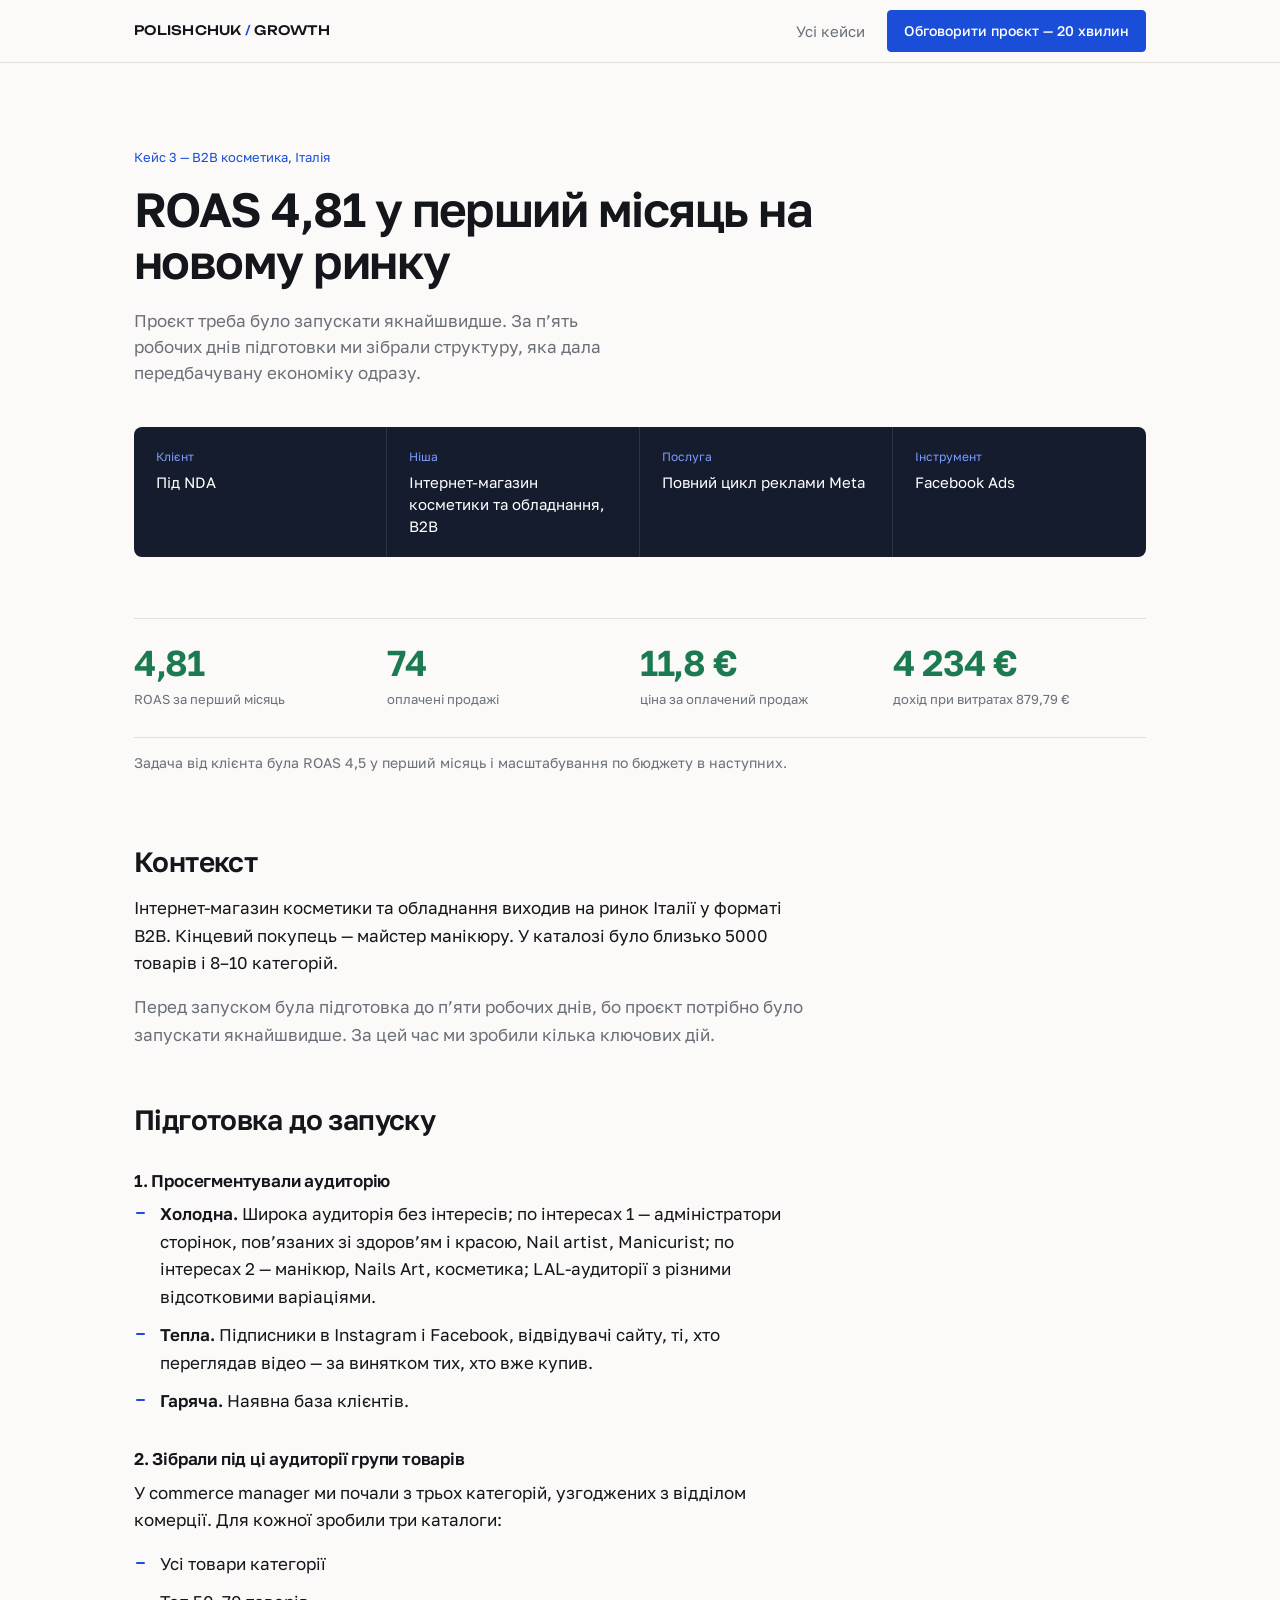
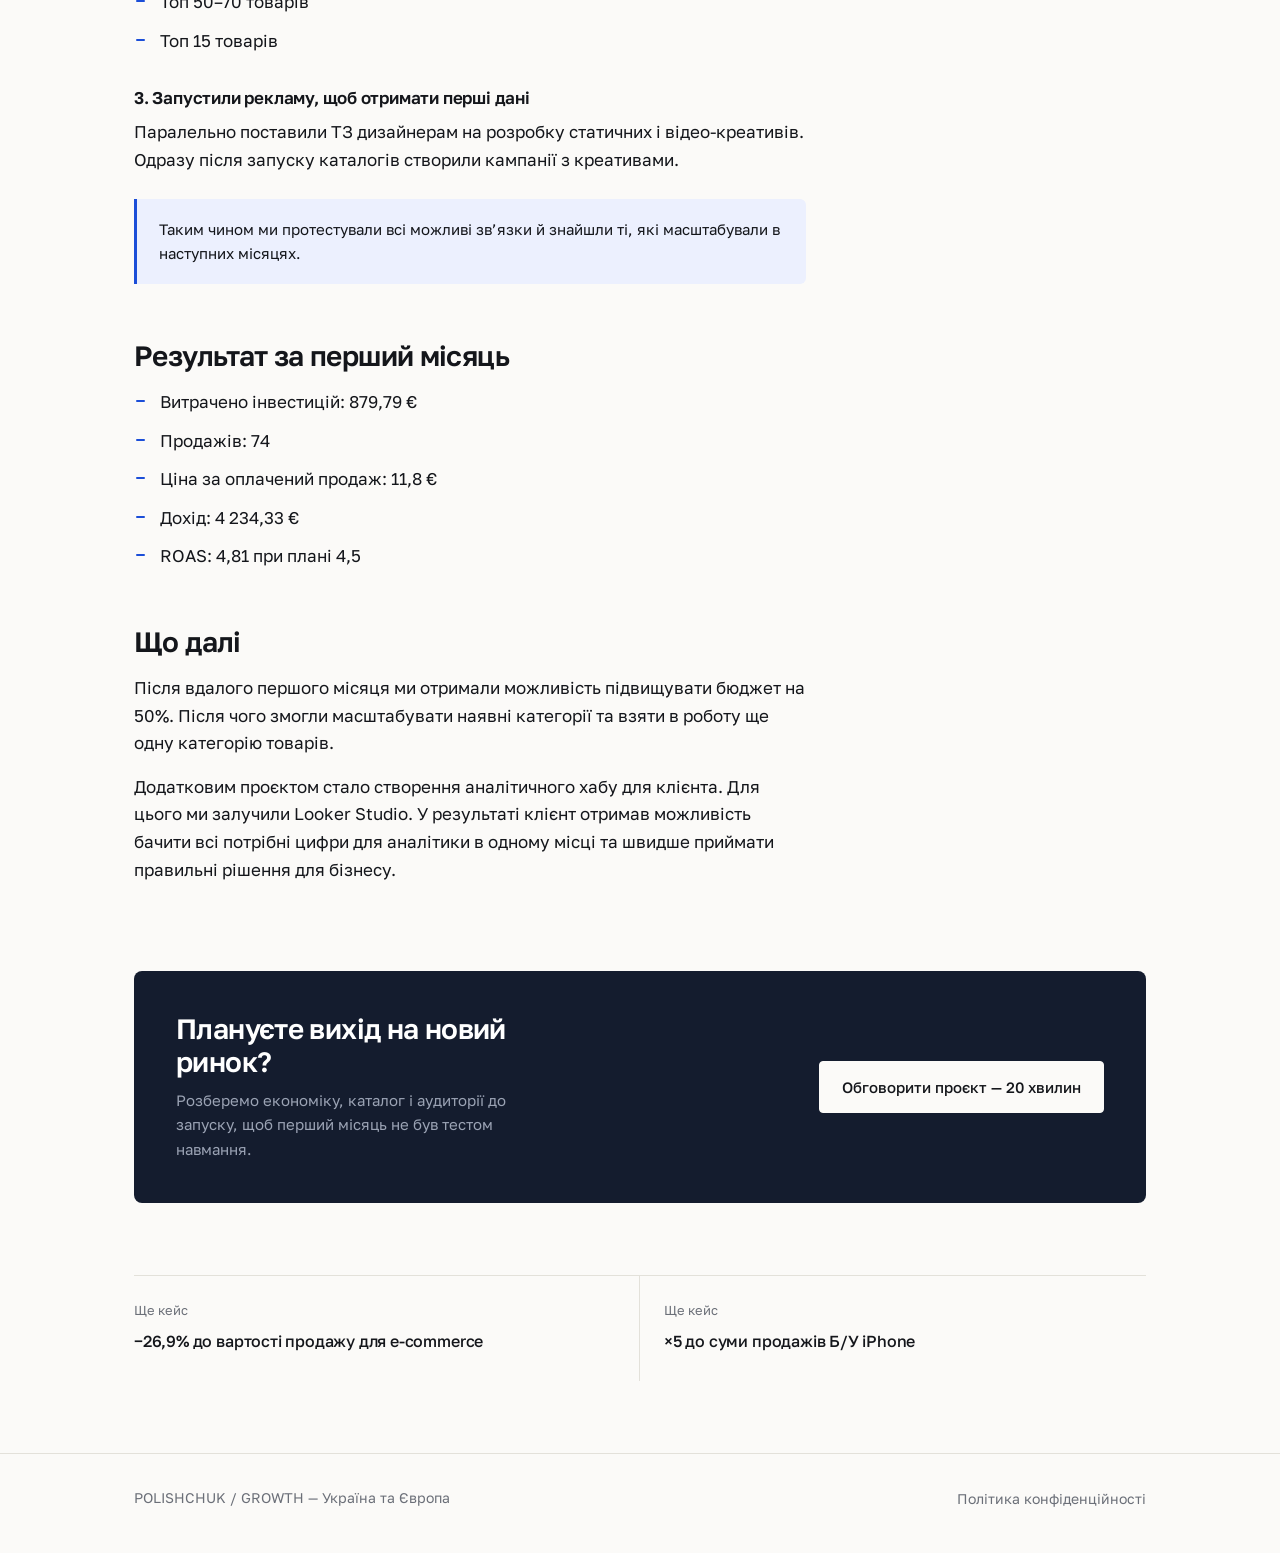
<file: cases/italy.html>
<!DOCTYPE html>
<html lang="uk">
<head>
<meta charset="utf-8">
<meta name="viewport" content="width=device-width,initial-scale=1">
<title>ROAS 4,81 у перший місяць на ринку Італії — POLISHCHUK / GROWTH</title>
<meta name="description" content="B2B інтернет-магазин косметики та обладнання. Запуск за 5 робочих днів, ROAS 4,81 у перший місяць і масштабування бюджету на 50%.">
<meta name="theme-color" content="#FBFAF8">
<link rel="canonical" href="https://dimpolischuk2003-cyber.github.io/growth/cases/italy.html">
<meta property="og:type" content="article">
<meta property="og:locale" content="uk_UA">
<meta property="og:title" content="ROAS 4,81 у перший місяць на ринку Італії">
<meta property="og:description" content="Сегментація аудиторій, каталогів і креативів на старті дала передбачувану економіку з першого місяця.">
<meta property="og:url" content="https://dimpolischuk2003-cyber.github.io/growth/cases/italy.html">
<script type="application/ld+json">
{"@context":"https://schema.org","@type":"Article",
"headline":"ROAS 4,81 у перший місяць на ринку Італії",
"description":"Кейс B2B косметики: запуск на новому ринку з контрольованою економікою.",
"inLanguage":"uk",
"author":{"@type":"Organization","name":"POLISHCHUK / GROWTH"},
"publisher":{"@type":"Organization","name":"POLISHCHUK / GROWTH"},
"mainEntityOfPage":"https://dimpolischuk2003-cyber.github.io/growth/cases/italy.html"}
</script>
<link rel="preconnect" href="https://fonts.googleapis.com">
<link rel="preconnect" href="https://fonts.gstatic.com" crossorigin>
<link href="https://fonts.googleapis.com/css2?family=Golos+Text:wght@400;500;600;700&family=Unbounded:wght@500&display=swap" rel="stylesheet">
<link rel="stylesheet" href="../assets/css/case.css">
</head>
<body>

<a class="skip" href="#main">Перейти до основного вмісту</a>

<header class="nav">
  <div class="wrap nav-in">
    <a class="mark" href="../index.html">POLISHCHUK <i>/</i> GROWTH</a>
    <a class="back" href="../index.html#cases">Усі кейси</a>
    <a class="btn btn-primary btn-sm" href="../index.html#contact">Обговорити проєкт<span class="nb-long">&nbsp;— 20 хвилин</span></a>
  </div>
</header>

<main id="main">

  <section class="chero">
    <div class="wrap">
      <div class="eyebrow">Кейс 3 — B2B косметика, Італія</div>
      <h1>ROAS 4,81 у перший місяць на новому ринку</h1>
      <p class="sub">Проєкт треба було запускати якнайшвидше. За п’ять робочих днів підготовки ми зібрали структуру, яка дала передбачувану економіку одразу.</p>

      <dl class="meta">
        <div><dt>Клієнт</dt><dd>Під NDA</dd></div>
        <div><dt>Ніша</dt><dd>Інтернет-магазин косметики та обладнання, B2B</dd></div>
        <div><dt>Послуга</dt><dd>Повний цикл реклами Meta</dd></div>
        <div><dt>Інструмент</dt><dd>Facebook Ads</dd></div>
      </dl>
    </div>
  </section>

  <section class="band-plain" style="padding-top:44px;padding-bottom:0">
    <div class="wrap">
      <div class="nums n4">
        <div><b>4,81</b><span>ROAS за перший місяць</span></div>
        <div><b>74</b><span>оплачені продажі</span></div>
        <div><b>11,8 €</b><span>ціна за оплачений продаж</span></div>
        <div><b>4 234 €</b><span>дохід при витратах 879,79 €</span></div>
      </div>
      <p class="small" style="margin-top:14px">Задача від клієнта була ROAS 4,5 у перший місяць і масштабування по бюджету в наступних.</p>
    </div>
  </section>

  <section class="band-plain">
    <div class="wrap">
      <div class="art narrow">

        <h2>Контекст</h2>
        <p>Інтернет-магазин косметики та обладнання виходив на ринок Італії у форматі B2B. Кінцевий покупець — майстер манікюру. У каталозі було близько 5000 товарів і 8–10 категорій.</p>
        <p class="lead">Перед запуском була підготовка до п’яти робочих днів, бо проєкт потрібно було запускати якнайшвидше. За цей час ми зробили кілька ключових дій.</p>

        <h2>Підготовка до запуску</h2>

        <h3>1. Просегментували аудиторію</h3>
        <ul>
          <li><strong>Холодна.</strong> Широка аудиторія без інтересів; по інтересах 1 — адміністратори сторінок, пов’язаних зі здоров’ям і красою, Nail artist, Manicurist; по інтересах 2 — манікюр, Nails Art, косметика; LAL-аудиторії з різними відсотковими варіаціями.</li>
          <li><strong>Тепла.</strong> Підписники в Instagram і Facebook, відвідувачі сайту, ті, хто переглядав відео — за винятком тих, хто вже купив.</li>
          <li><strong>Гаряча.</strong> Наявна база клієнтів.</li>
        </ul>

        <h3>2. Зібрали під ці аудиторії групи товарів</h3>
        <p>У commerce manager ми почали з трьох категорій, узгоджених з відділом комерції. Для кожної зробили три каталоги:</p>
        <ul>
          <li>Усі товари категорії</li>
          <li>Топ 50–70 товарів</li>
          <li>Топ 15 товарів</li>
        </ul>

        <h3>3. Запустили рекламу, щоб отримати перші дані</h3>
        <p>Паралельно поставили ТЗ дизайнерам на розробку статичних і відео-креативів. Одразу після запуску каталогів створили кампанії з креативами.</p>

        <div class="callout">
          <p>Таким чином ми протестували всі можливі зв’язки й знайшли ті, які масштабували в наступних місяцях.</p>
        </div>

        <h2>Результат за перший місяць</h2>
        <ul>
          <li>Витрачено інвестицій: 879,79 €</li>
          <li>Продажів: 74</li>
          <li>Ціна за оплачений продаж: 11,8 €</li>
          <li>Дохід: 4 234,33 €</li>
          <li>ROAS: 4,81 при плані 4,5</li>
        </ul>

        <h2>Що далі</h2>
        <p>Після вдалого першого місяця ми отримали можливість підвищувати бюджет на 50%. Після чого змогли масштабувати наявні категорії та взяти в роботу ще одну категорію товарів.</p>
        <p>Додатковим проєктом стало створення аналітичного хабу для клієнта. Для цього ми залучили Looker Studio. У результаті клієнт отримав можливість бачити всі потрібні цифри для аналітики в одному місці та швидше приймати правильні рішення для бізнесу.</p>

      </div>
    </div>
  </section>

  <section class="band-plain" style="padding-top:0">
    <div class="wrap">
      <div class="cta">
        <div>
          <h2>Плануєте вихід на новий ринок?</h2>
          <p>Розберемо економіку, каталог і аудиторії до запуску, щоб перший місяць не був тестом навмання.</p>
        </div>
        <a class="btn btn-light" href="../index.html#contact">Обговорити проєкт — 20 хвилин</a>
      </div>
    </div>
  </section>

  <section class="band-plain" style="padding-top:0">
    <div class="wrap">
      <div class="more-cases">
        <a href="zhuk.html"><em>Ще кейс</em><b>−26,9% до вартості продажу для e-commerce</b></a>
        <a href="iphone.html"><em>Ще кейс</em><b>×5 до суми продажів Б/У iPhone</b></a>
      </div>
    </div>
  </section>

</main>

<footer class="foot">
  <div class="wrap foot-in">
    <span class="small">POLISHCHUK / GROWTH — Україна та Європа</span>
    <span><a href="../privacy.html">Політика конфіденційності</a></span>
  </div>
</footer>

</body>
</html>
</file>
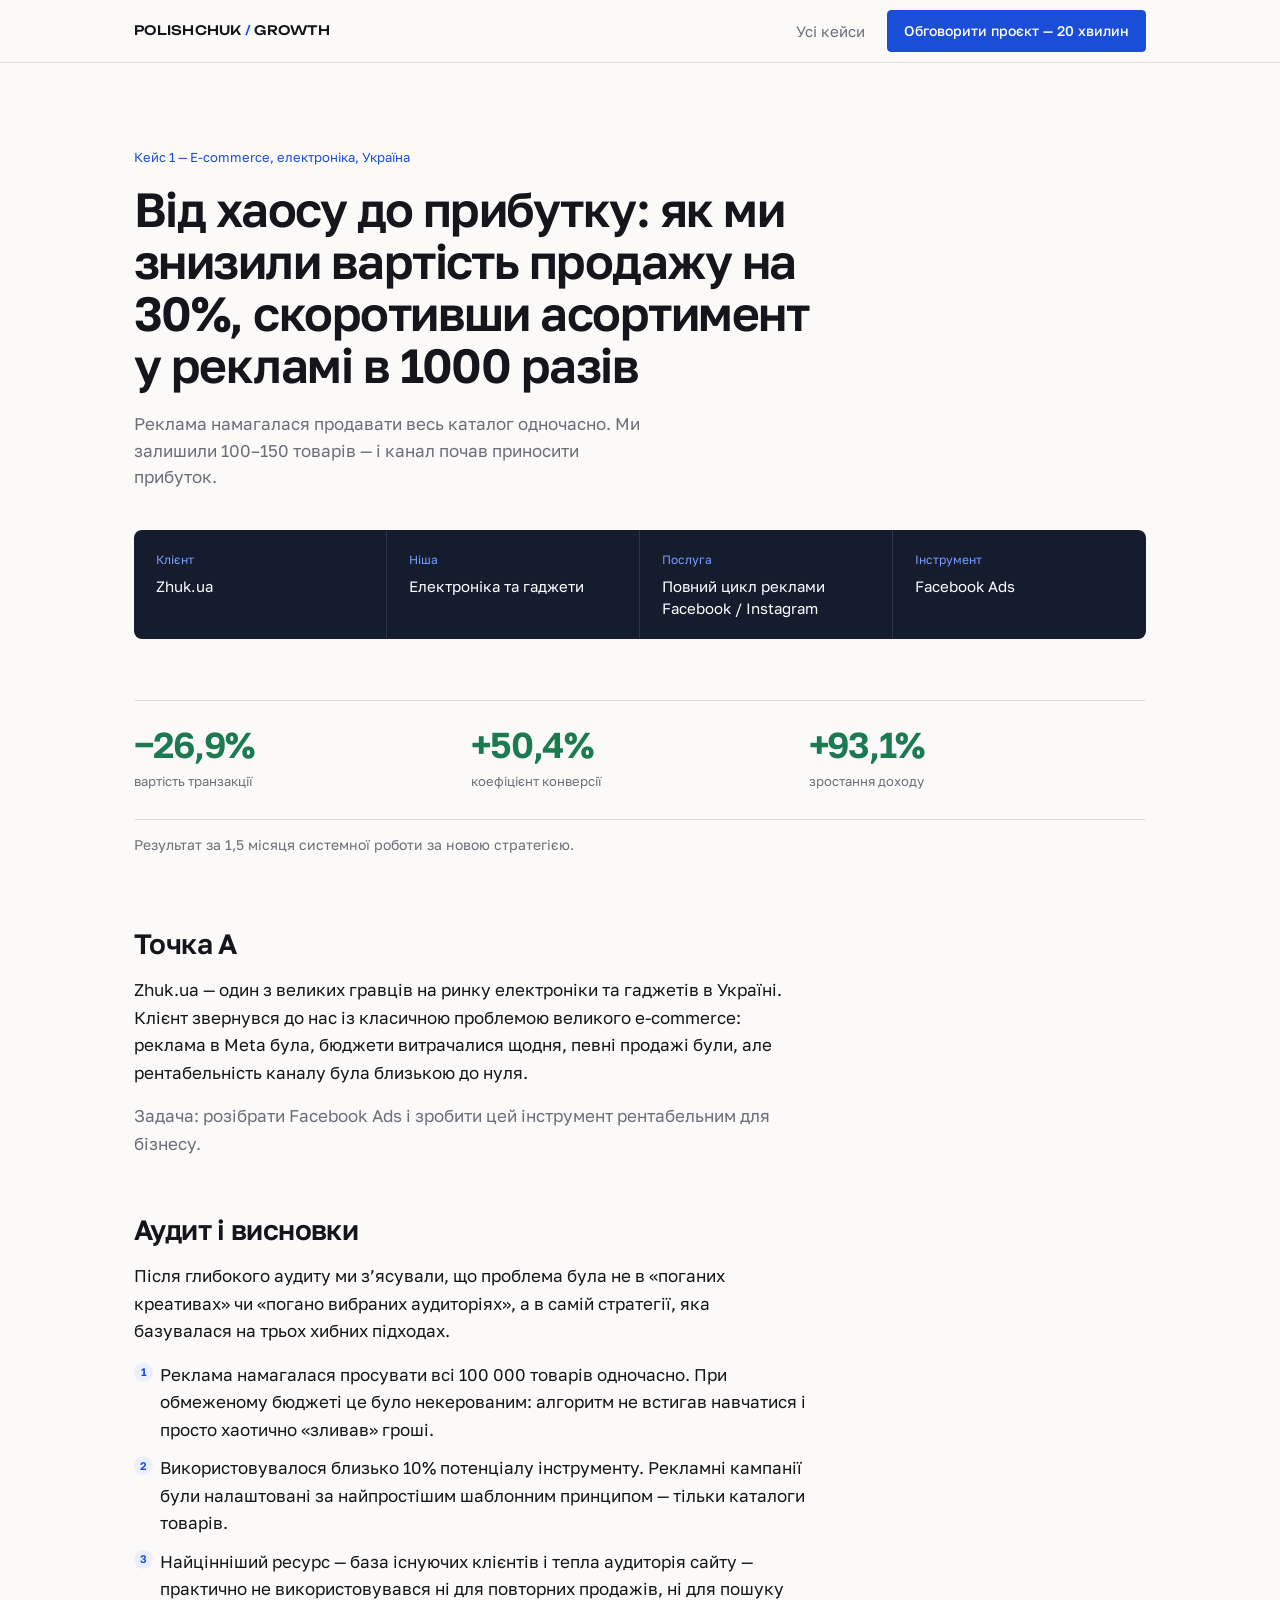
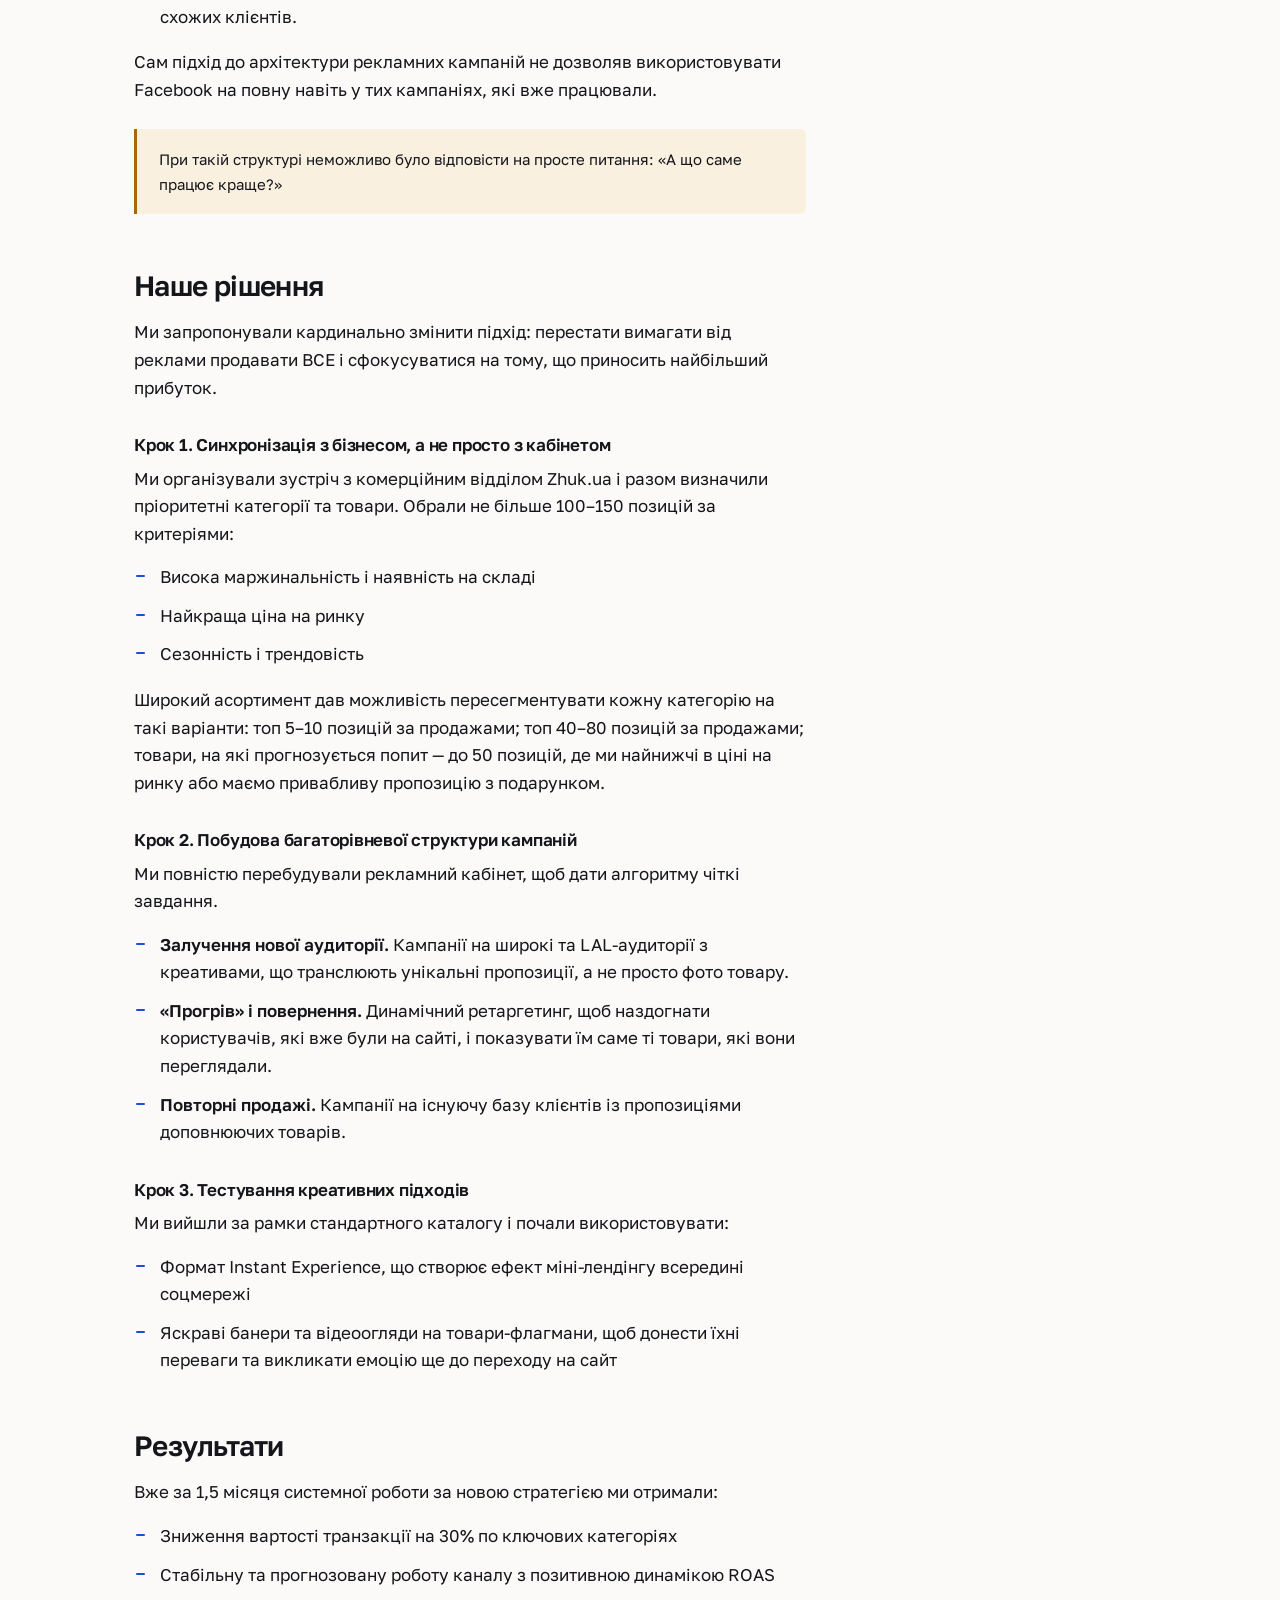
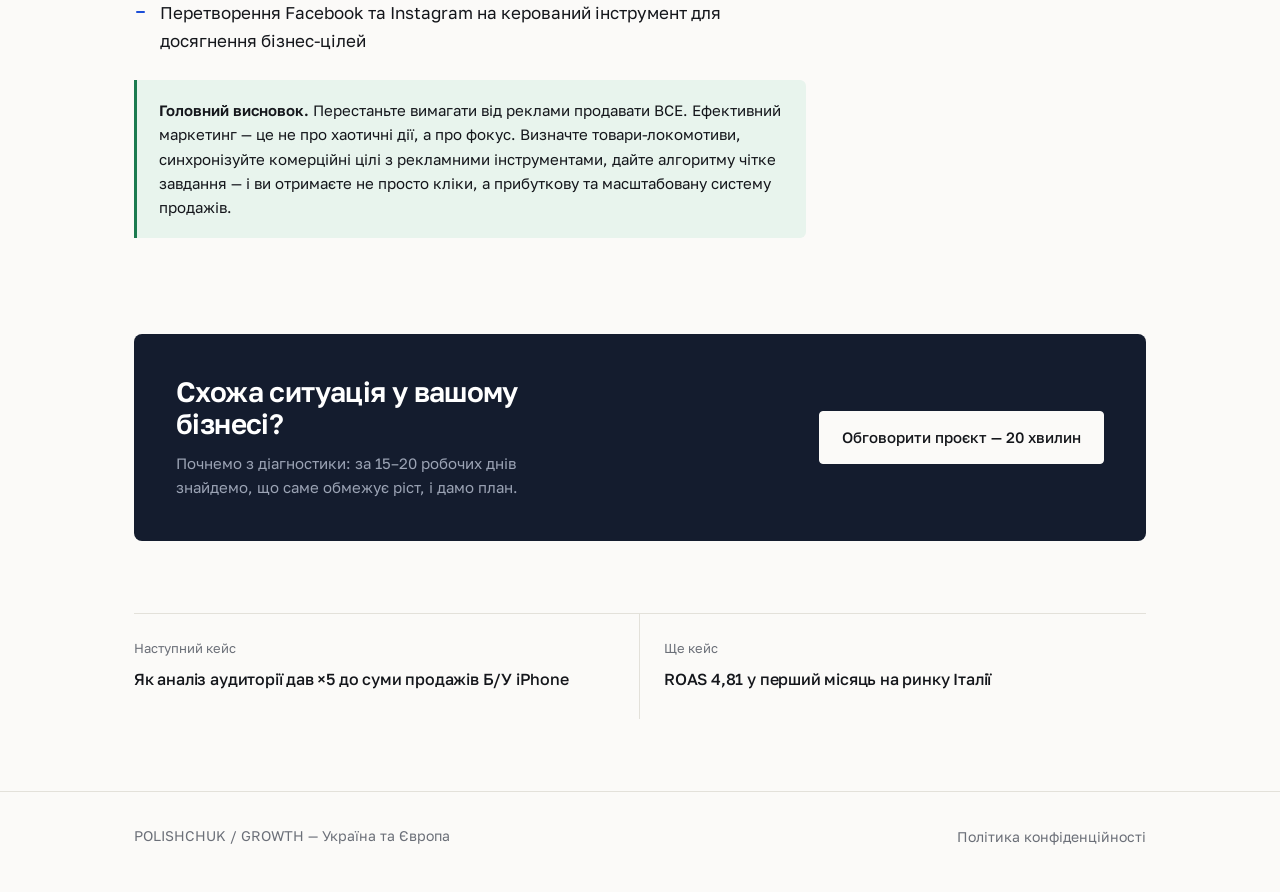
<file: cases/zhuk.html>
<!DOCTYPE html>
<html lang="uk">
<head>
<meta charset="utf-8">
<meta name="viewport" content="width=device-width,initial-scale=1">
<title>Zhuk.ua: −26,9% до вартості продажу за 1,5 місяця — POLISHCHUK / GROWTH</title>
<meta name="description" content="Як фокус на 100–150 товарах замість 100 000 знизив вартість транзакції на 30% по ключових категоріях і дав +93,1% доходу за 1,5 місяця.">
<meta name="theme-color" content="#FBFAF8">
<link rel="canonical" href="https://dimpolischuk2003-cyber.github.io/growth/cases/zhuk.html">
<meta property="og:type" content="article">
<meta property="og:locale" content="uk_UA">
<meta property="og:title" content="Від хаосу до прибутку: −26,9% до вартості продажу для e-commerce">
<meta property="og:description" content="Реклама просувала 100 000 товарів одночасно. Ми залишили 100–150 — і канал став керованим.">
<meta property="og:url" content="https://dimpolischuk2003-cyber.github.io/growth/cases/zhuk.html">
<script type="application/ld+json">
{"@context":"https://schema.org","@type":"Article",
"headline":"Від хаосу до прибутку: як ми знизили вартість продажу для e-commerce на 30%",
"description":"Кейс Zhuk.ua: фокус на пріоритетних категоріях замість усього каталогу.",
"inLanguage":"uk",
"author":{"@type":"Organization","name":"POLISHCHUK / GROWTH"},
"publisher":{"@type":"Organization","name":"POLISHCHUK / GROWTH"},
"mainEntityOfPage":"https://dimpolischuk2003-cyber.github.io/growth/cases/zhuk.html"}
</script>
<link rel="preconnect" href="https://fonts.googleapis.com">
<link rel="preconnect" href="https://fonts.gstatic.com" crossorigin>
<link href="https://fonts.googleapis.com/css2?family=Golos+Text:wght@400;500;600;700&family=Unbounded:wght@500&display=swap" rel="stylesheet">
<link rel="stylesheet" href="../assets/css/case.css">
</head>
<body>

<a class="skip" href="#main">Перейти до основного вмісту</a>

<header class="nav">
  <div class="wrap nav-in">
    <a class="mark" href="../index.html">POLISHCHUK <i>/</i> GROWTH</a>
    <a class="back" href="../index.html#cases">Усі кейси</a>
    <a class="btn btn-primary btn-sm" href="../index.html#contact">Обговорити проєкт<span class="nb-long">&nbsp;— 20 хвилин</span></a>
  </div>
</header>

<main id="main">

  <section class="chero">
    <div class="wrap">
      <div class="eyebrow">Кейс 1 — E-commerce, електроніка, Україна</div>
      <h1>Від хаосу до прибутку: як ми знизили вартість продажу на 30%, скоротивши асортимент у рекламі в 1000 разів</h1>
      <p class="sub">Реклама намагалася продавати весь каталог одночасно. Ми залишили 100–150 товарів — і канал почав приносити прибуток.</p>

      <dl class="meta">
        <div><dt>Клієнт</dt><dd>Zhuk.ua</dd></div>
        <div><dt>Ніша</dt><dd>Електроніка та гаджети</dd></div>
        <div><dt>Послуга</dt><dd>Повний цикл реклами Facebook / Instagram</dd></div>
        <div><dt>Інструмент</dt><dd>Facebook Ads</dd></div>
      </dl>
    </div>
  </section>

  <section class="band-plain" style="padding-top:44px;padding-bottom:0">
    <div class="wrap">
      <div class="nums">
        <div><b>−26,9%</b><span>вартість транзакції</span></div>
        <div><b>+50,4%</b><span>коефіцієнт конверсії</span></div>
        <div><b>+93,1%</b><span>зростання доходу</span></div>
      </div>
      <p class="small" style="margin-top:14px">Результат за 1,5 місяця системної роботи за новою стратегією.</p>
    </div>
  </section>

  <section class="band-plain">
    <div class="wrap">
      <div class="art narrow">

        <h2>Точка А</h2>
        <p>Zhuk.ua — один з великих гравців на ринку електроніки та гаджетів в Україні. Клієнт звернувся до нас із класичною проблемою великого e-commerce: реклама в Meta була, бюджети витрачалися щодня, певні продажі були, але рентабельність каналу була близькою до нуля.</p>
        <p class="lead">Задача: розібрати Facebook Ads і зробити цей інструмент рентабельним для бізнесу.</p>

        <h2>Аудит і висновки</h2>
        <p>Після глибокого аудиту ми з’ясували, що проблема була не в «поганих креативах» чи «погано вибраних аудиторіях», а в самій стратегії, яка базувалася на трьох хибних підходах.</p>
        <ol>
          <li>Реклама намагалася просувати всі 100 000 товарів одночасно. При обмеженому бюджеті це було некерованим: алгоритм не встигав навчатися і просто хаотично «зливав» гроші.</li>
          <li>Використовувалося близько 10% потенціалу інструменту. Рекламні кампанії були налаштовані за найпростішим шаблонним принципом — тільки каталоги товарів.</li>
          <li>Найцінніший ресурс — база існуючих клієнтів і тепла аудиторія сайту — практично не використовувався ні для повторних продажів, ні для пошуку схожих клієнтів.</li>
        </ol>
        <p>Сам підхід до архітектури рекламних кампаній не дозволяв використовувати Facebook на повну навіть у тих кампаніях, які вже працювали.</p>

        <div class="callout risk">
          <p>При такій структурі неможливо було відповісти на просте питання: «А що саме працює краще?»</p>
        </div>

        <h2>Наше рішення</h2>
        <p>Ми запропонували кардинально змінити підхід: перестати вимагати від реклами продавати ВСЕ і сфокусуватися на тому, що приносить найбільший прибуток.</p>

        <h3>Крок 1. Синхронізація з бізнесом, а не просто з кабінетом</h3>
        <p>Ми організували зустріч з комерційним відділом Zhuk.ua і разом визначили пріоритетні категорії та товари. Обрали не більше 100–150 позицій за критеріями:</p>
        <ul>
          <li>Висока маржинальність і наявність на складі</li>
          <li>Найкраща ціна на ринку</li>
          <li>Сезонність і трендовість</li>
        </ul>
        <p>Широкий асортимент дав можливість пересегментувати кожну категорію на такі варіанти: топ 5–10 позицій за продажами; топ 40–80 позицій за продажами; товари, на які прогнозується попит — до 50 позицій, де ми найнижчі в ціні на ринку або маємо привабливу пропозицію з подарунком.</p>

        <h3>Крок 2. Побудова багаторівневої структури кампаній</h3>
        <p>Ми повністю перебудували рекламний кабінет, щоб дати алгоритму чіткі завдання.</p>
        <ul>
          <li><strong>Залучення нової аудиторії.</strong> Кампанії на широкі та LAL-аудиторії з креативами, що транслюють унікальні пропозиції, а не просто фото товару.</li>
          <li><strong>«Прогрів» і повернення.</strong> Динамічний ретаргетинг, щоб наздогнати користувачів, які вже були на сайті, і показувати їм саме ті товари, які вони переглядали.</li>
          <li><strong>Повторні продажі.</strong> Кампанії на існуючу базу клієнтів із пропозиціями доповнюючих товарів.</li>
        </ul>

        <h3>Крок 3. Тестування креативних підходів</h3>
        <p>Ми вийшли за рамки стандартного каталогу і почали використовувати:</p>
        <ul>
          <li>Формат Instant Experience, що створює ефект міні-лендінгу всередині соцмережі</li>
          <li>Яскраві банери та відеоогляди на товари-флагмани, щоб донести їхні переваги та викликати емоцію ще до переходу на сайт</li>
        </ul>

        <h2>Результати</h2>
        <p>Вже за 1,5 місяця системної роботи за новою стратегією ми отримали:</p>
        <ul>
          <li>Зниження вартості транзакції на 30% по ключових категоріях</li>
          <li>Стабільну та прогнозовану роботу каналу з позитивною динамікою ROAS</li>
          <li>Перетворення Facebook та Instagram на керований інструмент для досягнення бізнес-цілей</li>
        </ul>

        <div class="callout ok">
          <p><strong>Головний висновок.</strong> Перестаньте вимагати від реклами продавати ВСЕ. Ефективний маркетинг — це не про хаотичні дії, а про фокус. Визначте товари-локомотиви, синхронізуйте комерційні цілі з рекламними інструментами, дайте алгоритму чітке завдання — і ви отримаєте не просто кліки, а прибуткову та масштабовану систему продажів.</p>
        </div>

      </div>
    </div>
  </section>

  <section class="band-plain" style="padding-top:0">
    <div class="wrap">
      <div class="cta">
        <div>
          <h2>Схожа ситуація у вашому бізнесі?</h2>
          <p>Почнемо з діагностики: за 15–20 робочих днів знайдемо, що саме обмежує ріст, і дамо план.</p>
        </div>
        <a class="btn btn-light" href="../index.html#contact">Обговорити проєкт — 20 хвилин</a>
      </div>
    </div>
  </section>

  <section class="band-plain" style="padding-top:0">
    <div class="wrap">
      <div class="more-cases">
        <a href="iphone.html"><em>Наступний кейс</em><b>Як аналіз аудиторії дав ×5 до суми продажів Б/У iPhone</b></a>
        <a href="italy.html"><em>Ще кейс</em><b>ROAS 4,81 у перший місяць на ринку Італії</b></a>
      </div>
    </div>
  </section>

</main>

<footer class="foot">
  <div class="wrap foot-in">
    <span class="small">POLISHCHUK / GROWTH — Україна та Європа</span>
    <span><a href="../privacy.html">Політика конфіденційності</a></span>
  </div>
</footer>

</body>
</html>
</file>
<file: assets/css/case.css>
/* ============================================================
   POLISHCHUK / GROWTH — стилі сторінок кейсів
   Один файл на всі три кейси: правка тут міняє всі сторінки.
   Кольори ті самі, що на головній.
   ============================================================ */
:root{
  --paper:#FBFAF8;
  --band:#F2F1EC;
  --surface:#FFFFFF;
  --ink:#14161B;
  --muted:#6B6F78;
  --rule:#E3E1DA;

  --navy:#141C2E;
  --navy-rule:#2C3448;
  --navy-muted:#9BA3B4;

  --blue:#1B4ED8;
  --blue-soft:#ECF0FE;
  --green:#1B7A4F;
  --green-soft:#E8F4ED;
  --amber:#A8660C;
  --amber-soft:#FAF0E0;

  --on-accent:#FFFFFF;
}
@media (prefers-color-scheme: dark){
  :root:not([data-theme="light"]){
    --paper:#111216;--band:#181A1F;--surface:#1A1C22;--ink:#ECEBE6;--muted:#989CA5;--rule:#2C2E35;
    --navy:#0D131F;--navy-rule:#252D3E;--navy-muted:#8F97A8;
    --blue:#8AA7FF;--blue-soft:#1A2038;--green:#5FC895;--green-soft:#14251D;--amber:#E3A759;--amber-soft:#2A2013;
    --on-accent:#0E1016;
  }
}
:root[data-theme="dark"]{
  --paper:#111216;--band:#181A1F;--surface:#1A1C22;--ink:#ECEBE6;--muted:#989CA5;--rule:#2C2E35;
  --navy:#0D131F;--navy-rule:#252D3E;--navy-muted:#8F97A8;
  --blue:#8AA7FF;--blue-soft:#1A2038;--green:#5FC895;--green-soft:#14251D;--amber:#E3A759;--amber-soft:#2A2013;
  --on-accent:#0E1016;
}

*{box-sizing:border-box}
html{-webkit-text-size-adjust:100%;scroll-behavior:smooth}
@media (prefers-reduced-motion:reduce){html{scroll-behavior:auto}}
body{
  margin:0;background:var(--paper);color:var(--ink);
  font-family:"Golos Text","Helvetica Neue",Arial,sans-serif;
  font-size:17px;line-height:1.62;font-weight:400;-webkit-font-smoothing:antialiased;
}
img{max-width:100%;height:auto}
p{margin:0}
a{color:inherit}

h1,h2,h3{margin:0;font-weight:600;letter-spacing:-0.022em;line-height:1.16}
h1{font-size:clamp(1.9rem,4.2vw,3rem);line-height:1.08;letter-spacing:-0.032em}
h2{font-size:clamp(1.375rem,2.4vw,1.75rem)}
h3{font-size:1.0625rem;letter-spacing:-0.012em}

.wrap{width:100%;max-width:1060px;margin:0 auto;padding:0 24px}
.narrow{max-width:42rem}
.band{padding:72px 0;border-top:1px solid var(--rule)}
.band-plain{padding:72px 0}
@media (max-width:700px){.band,.band-plain{padding:52px 0}body{font-size:16px}}

.small{font-size:.875rem;color:var(--muted);line-height:1.55}
.muted{color:var(--muted)}

a:focus-visible,button:focus-visible,summary:focus-visible{
  outline:2px solid var(--blue);outline-offset:3px;border-radius:3px;
}
.skip{position:absolute;left:-9999px}
.skip:focus{left:12px;top:12px;z-index:99;background:var(--blue);color:var(--on-accent);padding:10px 16px;border-radius:4px}

/* ---------- nav ---------- */
.nav{position:sticky;top:0;z-index:40;background:color-mix(in srgb,var(--paper) 90%,transparent);backdrop-filter:blur(10px);border-bottom:1px solid var(--rule)}
.nav-in{display:flex;align-items:center;gap:22px;height:62px}
.mark{font-family:"Unbounded","Golos Text",sans-serif;font-weight:500;font-size:.8125rem;letter-spacing:.02em;text-decoration:none;margin-right:auto;white-space:nowrap}
.mark i{font-style:normal;color:var(--blue)}
.back{color:var(--muted);text-decoration:none;font-size:.9375rem;white-space:nowrap}
.back:hover{color:var(--ink)}
@media (max-width:640px){.back{display:none}}

/* ---------- buttons ---------- */
.btn{display:inline-flex;align-items:center;justify-content:center;padding:13px 22px;border-radius:4px;
  border:1px solid transparent;font:inherit;font-weight:500;font-size:.9375rem;text-decoration:none;cursor:pointer;text-align:center}
.btn-primary{background:var(--blue);color:var(--on-accent);border-color:var(--blue)}
.btn-primary:hover{filter:brightness(1.08)}
.btn-light{background:var(--paper);color:var(--ink);border-color:var(--paper)}
.btn-sm{padding:9px 16px;font-size:.875rem}
@media (max-width:700px){.nb-long{display:none}}

/* ---------- шапка кейсу ---------- */
.chero{padding:clamp(48px,7vw,84px) 0 0}
.eyebrow{font-size:.8125rem;color:var(--blue);margin-bottom:16px}
.chero h1{max-width:22ch}
.chero .sub{margin-top:20px;max-width:46ch;color:var(--muted);font-size:1.0625rem;line-height:1.55}

.meta{margin-top:40px;background:var(--navy);color:#fff;border-radius:8px;
  display:grid;grid-template-columns:repeat(4,1fr);overflow:hidden}
.meta div{padding:20px 22px;border-right:1px solid var(--navy-rule)}
.meta div:last-child{border-right:0}
.meta dt{font-size:.75rem;color:#7C9CFF;margin-bottom:6px}
.meta dd{margin:0;font-size:.9375rem;line-height:1.45}
@media (max-width:760px){
  .meta{grid-template-columns:1fr 1fr}
  .meta div:nth-child(2n){border-right:0}
  .meta div:nth-child(-n+2){border-bottom:1px solid var(--navy-rule)}
}
@media (max-width:420px){
  .meta{grid-template-columns:1fr}
  .meta div{border-right:0;border-bottom:1px solid var(--navy-rule)}
  .meta div:last-child{border-bottom:0}
}

/* ---------- цифри результату ---------- */
.nums{display:grid;grid-template-columns:repeat(3,1fr);border-top:1px solid var(--rule);border-bottom:1px solid var(--rule)}
.nums.n4{grid-template-columns:repeat(4,1fr)}
.nums > div{padding:26px 24px 28px 0}
.nums b{display:block;font-size:clamp(1.625rem,3.2vw,2.25rem);font-weight:600;letter-spacing:-0.035em;line-height:1;color:var(--green)}
.nums span{display:block;margin-top:9px;font-size:.8125rem;color:var(--muted);line-height:1.45}
@media (max-width:700px){
  .nums,.nums.n4{grid-template-columns:1fr 1fr}
  .nums > div{padding:20px 16px 20px 0}
}

/* ---------- текст кейсу ---------- */
.art h2{margin-top:56px;margin-bottom:16px}
.art h2:first-child{margin-top:0}
.art h3{margin-top:34px;margin-bottom:10px}
.art p{margin-bottom:16px;color:var(--ink)}
.art p.lead{color:var(--muted)}
.art ul,.art ol{margin:0 0 18px;padding-left:0;list-style:none;counter-reset:li}
.art li{position:relative;padding-left:26px;margin-bottom:11px}
.art ul li::before{content:"";position:absolute;left:2px;top:12px;width:9px;height:2px;border-radius:1px;background:var(--blue)}
.art ol li{counter-increment:li}
.art ol li::before{content:counter(li);position:absolute;left:0;top:2px;width:19px;height:19px;border-radius:50%;
  background:var(--blue-soft);color:var(--blue);font-size:.6875rem;font-weight:600;display:flex;align-items:center;justify-content:center}
.art strong{font-weight:600}

/* виноски-стани */
.callout{border-left:3px solid var(--blue);background:var(--blue-soft);padding:18px 22px;border-radius:0 6px 6px 0;margin:26px 0 24px}
.callout p{margin:0;font-size:.9375rem}
.callout.risk{border-left-color:var(--amber);background:var(--amber-soft)}
.callout.ok{border-left-color:var(--green);background:var(--green-soft)}

.art .note{margin-top:8px;font-size:.875rem;color:var(--muted)}

/* ---------- CTA ---------- */
.cta{background:var(--navy);color:#fff;border-radius:8px;padding:clamp(28px,4vw,42px);
  display:flex;gap:24px;align-items:center;justify-content:space-between;flex-wrap:wrap}
.cta h2{color:#fff;max-width:20ch}
.cta p{margin-top:10px;color:var(--navy-muted);font-size:.9375rem;max-width:42ch}

/* ---------- інші кейси ---------- */
.more-cases{display:grid;grid-template-columns:1fr 1fr;gap:0;border-top:1px solid var(--rule)}
.more-cases a{display:block;padding:24px 24px 26px 0;text-decoration:none;border-right:1px solid var(--rule)}
.more-cases a:last-child{border-right:0;padding-left:24px}
.more-cases em{font-style:normal;display:block;font-size:.8125rem;color:var(--muted);margin-bottom:8px}
.more-cases b{display:block;font-weight:500;font-size:1rem;letter-spacing:-0.012em}
.more-cases a:hover b{color:var(--blue)}
@media (max-width:640px){
  .more-cases{grid-template-columns:1fr}
  .more-cases a{border-right:0;border-bottom:1px solid var(--rule);padding-left:0}
  .more-cases a:last-child{border-bottom:0;padding-left:0}
}

/* ---------- footer ---------- */
.foot{border-top:1px solid var(--rule);padding:30px 0 42px}
.foot-in{display:flex;justify-content:space-between;gap:20px;flex-wrap:wrap;align-items:center}
.foot a{color:var(--muted);text-decoration:none;font-size:.875rem}
.foot a:hover{color:var(--ink)}

@media (prefers-reduced-motion:reduce){*{transition:none!important;animation:none!important}}
</file>
